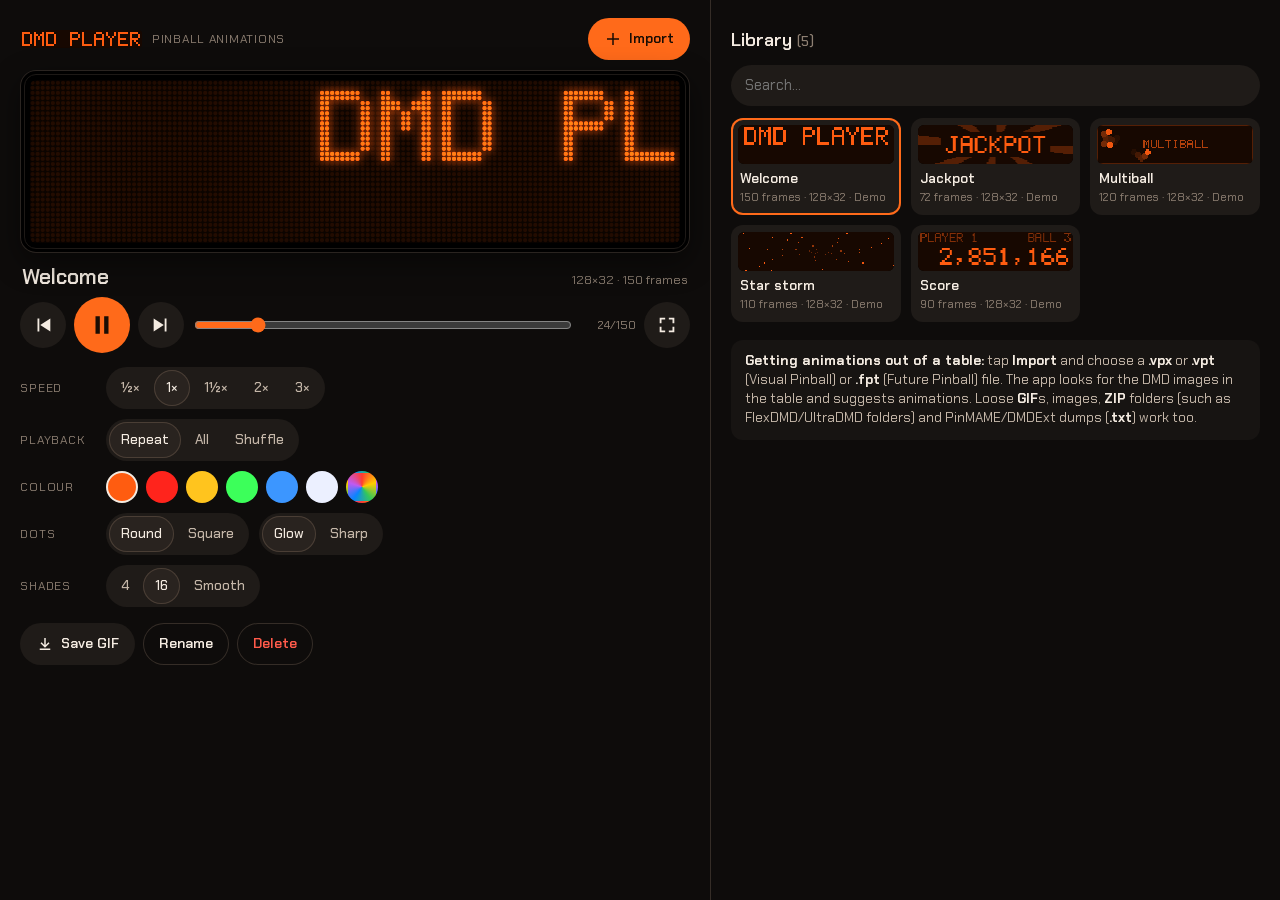
<file: index.html>
<!doctype html>
<html lang="en">
<head>
<meta charset="utf-8">
<meta name="viewport" content="width=device-width, initial-scale=1, viewport-fit=cover">
<meta name="theme-color" content="#0e0c0b">
<title>DMD Player</title>
<link rel="preconnect" href="https://fonts.googleapis.com">
<link rel="stylesheet" href="https://fonts.googleapis.com/css2?family=Chakra+Petch:wght@400;500;600;700&display=swap">
<style>
:root {
  --bg: #0e0c0b; --panel: #171412; --card: #1f1b18; --card-2: #29231f; --line: #352d27;
  --ink: #f4ebe1; --ink-2: #c4b6a8; --ink-3: #8d7f72; --accent: #ff6a1a; --accent-2: #ff9a4d; --danger: #ff5a4a;
  --font: "Chakra Petch", system-ui, sans-serif; --r: 14px;
}
* { box-sizing: border-box; -webkit-tap-highlight-color: transparent; }
html, body { margin: 0; min-height: 100%; background: var(--bg); color: var(--ink); font: 15px/1.4 var(--font); overscroll-behavior: none; }
button, input, select { font: inherit; color: inherit; }
button { cursor: pointer; }
[hidden] { display: none !important; }

#app { display: grid; grid-template-columns: 1fr; gap: 0; min-height: 100vh; padding: env(safe-area-inset-top, 0) env(safe-area-inset-right, 0) env(safe-area-inset-bottom, 0) env(safe-area-inset-left, 0); }
#left { padding: 12px 14px 6px; }
#right { padding: 6px 14px 28px; }
@media (min-width: 900px) and (orientation: landscape) {
  #app { grid-template-columns: minmax(520px, 1.25fr) 1fr; height: 100vh; }
  #left { overflow: auto; padding: 18px 20px; border-right: 1px solid var(--line); }
  #right { overflow: auto; padding: 18px 20px 30px; }
}

header.top { display: flex; align-items: center; justify-content: space-between; gap: 10px; margin-bottom: 10px; }
.brand { display: flex; align-items: center; gap: 10px; }
.brand canvas { width: 116px; height: 29px; display: block; border-radius: 4px; }
.brand span { font-size: 12px; color: var(--ink-3); letter-spacing: .06em; text-transform: uppercase; }

/* the big display */
.cabinet { position: relative; background: #000; border-radius: 16px; padding: 10px; box-shadow: inset 0 0 0 1px #2a2420, 0 10px 30px rgb(0 0 0 / .45); }
.cabinet::before { content: ""; position: absolute; inset: 4px; border-radius: 12px; border: 1px solid #1d1916; pointer-events: none; }
#hero { width: 100%; aspect-ratio: 4 / 1; display: block; border-radius: 6px; touch-action: manipulation; }
.nowrow { display: flex; align-items: baseline; justify-content: space-between; gap: 10px; margin: 12px 2px 8px; }
.nowrow h1 { margin: 0; font-size: 21px; font-weight: 600; line-height: 1.15; overflow-wrap: anywhere; }
.nowrow .meta { font-size: 12.5px; color: var(--ink-3); white-space: nowrap; }

.transport { display: flex; align-items: center; gap: 8px; }
.ib { width: 46px; height: 46px; flex: none; border-radius: 50%; border: 0; background: var(--card); display: grid; place-items: center; }
.ib svg { width: 22px; height: 22px; fill: currentColor; }
.ib.big { width: 56px; height: 56px; background: var(--accent); color: #1a0d04; }
.ib.big svg { width: 26px; height: 26px; }
.ib:active { transform: scale(.96); }
#scrub { flex: 1; min-width: 60px; accent-color: var(--accent); }
.fcount { font-size: 12px; color: var(--ink-3); min-width: 54px; text-align: right; font-variant-numeric: tabular-nums; }

.rows { display: grid; gap: 10px; margin-top: 14px; }
.row { display: flex; align-items: center; gap: 10px; flex-wrap: wrap; }
.row > label { font-size: 12px; text-transform: uppercase; letter-spacing: .07em; color: var(--ink-3); width: 76px; flex: none; }
.seg { display: inline-flex; background: var(--card); border-radius: 999px; padding: 3px; gap: 2px; flex-wrap: wrap; }
.seg button { border: 0; background: none; padding: 7px 12px; border-radius: 999px; font-size: 13.5px; font-weight: 500; color: var(--ink-2); min-height: 36px; }
.seg button.on { background: var(--card-2); color: var(--ink); box-shadow: inset 0 0 0 1px #4a3e35; }
.swatches { display: flex; gap: 8px; flex-wrap: wrap; }
.sw { width: 32px; height: 32px; border-radius: 50%; border: 2px solid transparent; padding: 0; position: relative; }
.sw.on { border-color: var(--ink); }
.sw.kleur { background: conic-gradient(#ff3b30, #ffcc00, #34c759, #0a84ff, #bf5af2, #ff3b30); }
.actions { display: flex; gap: 8px; flex-wrap: wrap; margin-top: 16px; }
.btn { border: 0; border-radius: 999px; padding: 10px 16px; min-height: 42px; background: var(--card); font-weight: 600; font-size: 14px; display: inline-flex; align-items: center; gap: 7px; }
.btn svg { width: 18px; height: 18px; fill: currentColor; }
.btn.main { background: var(--accent); color: #1a0d04; }
.btn.ghost { background: none; box-shadow: inset 0 0 0 1px var(--line); }
.btn.danger { color: var(--danger); }
.btn:disabled { opacity: .45; }

/* library */
.libhead { display: flex; align-items: center; justify-content: space-between; gap: 10px; margin: 10px 0 12px; }
.libhead h2 { margin: 0; font-size: 18px; font-weight: 600; }
.libhead h2 small { color: var(--ink-3); font-weight: 500; font-size: 14px; }
#search { width: 100%; padding: 10px 14px; border-radius: 999px; border: 0; background: var(--card); margin-bottom: 12px; outline: none; }
#search:focus { box-shadow: inset 0 0 0 2px #4a3e35; }
.grid { display: grid; grid-template-columns: repeat(auto-fill, minmax(150px, 1fr)); gap: 10px; }
.tile { background: var(--card); border-radius: 12px; padding: 7px 7px 9px; border: 0; text-align: left; display: block; width: 100%; }
.tile.on { box-shadow: inset 0 0 0 2px var(--accent); }
.tile canvas { width: 100%; aspect-ratio: 4 / 1; display: block; border-radius: 6px; background: #000; }
.tile b { display: block; font-weight: 600; font-size: 13.5px; margin: 6px 2px 0; white-space: nowrap; overflow: hidden; text-overflow: ellipsis; }
.tile span { display: block; font-size: 11.5px; color: var(--ink-3); margin: 1px 2px 0; white-space: nowrap; overflow: hidden; text-overflow: ellipsis; }
.empty { color: var(--ink-3); padding: 18px 4px; }
.tip { margin-top: 18px; padding: 12px 14px; background: var(--panel); border-radius: 12px; color: var(--ink-2); font-size: 13.5px; }
.tip b { color: var(--ink); }

/* sheets */
.sheet { position: fixed; inset: 0; z-index: 40; background: var(--bg); display: flex; flex-direction: column; padding: env(safe-area-inset-top, 0) env(safe-area-inset-right, 0) env(safe-area-inset-bottom, 0) env(safe-area-inset-left, 0); }
.sheet header { display: flex; align-items: center; gap: 10px; padding: 12px 14px; border-bottom: 1px solid var(--line); }
.sheet header h2 { margin: 0; font-size: 18px; font-weight: 600; flex: 1; }
.sheet .body { flex: 1; overflow: auto; padding: 14px; max-width: 980px; width: 100%; margin: 0 auto; }
.sheet footer { display: flex; gap: 8px; justify-content: flex-end; flex-wrap: wrap; padding: 10px 14px; border-top: 1px solid var(--line); background: var(--panel); }
.progress { height: 8px; border-radius: 4px; background: var(--card); overflow: hidden; margin: 10px 0 6px; }
.progress i { display: block; height: 100%; width: 0; background: var(--accent); transition: width .2s; }
.found { display: grid; gap: 8px; }
.sec { margin: 18px 0 8px; font-size: 12px; text-transform: uppercase; letter-spacing: .08em; color: var(--ink-3); display: flex; justify-content: space-between; align-items: center; gap: 8px; }
.sec button { text-transform: none; letter-spacing: 0; font-size: 13px; }
.cand { display: grid; grid-template-columns: 30px minmax(110px, 200px) 1fr; gap: 10px; align-items: center; background: var(--card); border-radius: 12px; padding: 8px 10px; }
.cand input[type=checkbox] { width: 22px; height: 22px; accent-color: var(--accent); }
.cand canvas { width: 100%; aspect-ratio: 4 / 1; display: block; border-radius: 5px; background: #000; }
.cand .nm { min-width: 0; }
.cand .nm input { width: 100%; background: transparent; border: 0; border-bottom: 1px solid var(--line); padding: 3px 0; font-weight: 600; outline: none; }
.cand .nm span { display: block; font-size: 12px; color: var(--ink-3); margin-top: 3px; }
.thumbs { display: grid; grid-template-columns: repeat(auto-fill, minmax(96px, 1fr)); gap: 8px; }
.thumb { position: relative; background: var(--card); border-radius: 10px; padding: 5px; }
.thumb canvas { width: 100%; height: 64px; object-fit: contain; display: block; }
.thumb input { position: absolute; top: 6px; left: 6px; width: 20px; height: 20px; accent-color: var(--accent); }
.thumb span { display: block; font-size: 10.5px; color: var(--ink-3); white-space: nowrap; overflow: hidden; text-overflow: ellipsis; margin-top: 3px; }
.note { color: var(--ink-2); font-size: 13.5px; }
.warn { color: var(--accent-2); font-size: 13px; }
select { background: var(--card); border: 0; border-radius: 999px; padding: 8px 12px; }

/* fullscreen */
body.fs { overflow: hidden; }
body.fs #fsview { display: flex; }
#fsview { position: fixed; inset: 0; z-index: 60; background: #000; display: none; align-items: center; justify-content: center; }
#fscv { width: 100vw; height: 100vh; display: block; }
#fsbar { position: absolute; left: 0; right: 0; bottom: 0; display: flex; justify-content: center; gap: 10px; padding: 14px; background: linear-gradient(transparent, rgb(0 0 0 / .8)); transition: opacity .25s; }
#fsbar.hide { opacity: 0; pointer-events: none; }
#fsname { position: absolute; top: 12px; left: 16px; color: #fff; opacity: .7; font-size: 14px; transition: opacity .25s; }
#fsname.hide { opacity: 0; }

#toast { position: fixed; left: 50%; bottom: calc(22px + env(safe-area-inset-bottom, 0)); transform: translateX(-50%); background: #f4ebe1; color: #1a120c; padding: 10px 16px; border-radius: 999px; font-weight: 600; font-size: 14px; z-index: 90; box-shadow: 0 6px 20px rgb(0 0 0 / .4); max-width: calc(100vw - 32px); }
dialog { background: var(--panel); color: var(--ink); border: 0; border-radius: 16px; padding: 18px; width: min(420px, calc(100vw - 32px)); }
dialog::backdrop { background: rgb(0 0 0 / .6); }
dialog h3 { margin: 0 0 10px; font-size: 18px; }
dialog input[type=text] { width: 100%; padding: 10px 12px; border-radius: 10px; border: 0; background: var(--card); outline: none; }
dialog .actions { justify-content: flex-end; }
</style>
</head>
<body>
<div id="app">
  <section id="left">
    <header class="top">
      <div class="brand"><canvas id="logo" aria-label="DMD Player"></canvas><span>pinball animations</span></div>
      <button class="btn main" id="importBtn"><svg viewBox="0 0 24 24"><path d="M11 4h2v7h7v2h-7v7h-2v-7H4v-2h7z"/></svg>Import</button>
    </header>
    <div class="cabinet"><canvas id="hero" title="Tap for full screen"></canvas></div>
    <div class="nowrow"><h1 id="nowName">…</h1><span class="meta" id="nowMeta"></span></div>
    <div class="transport">
      <button class="ib" id="prevF" aria-label="Previous frame"><svg viewBox="0 0 24 24"><path d="M6 5h2v14H6zM20 5v14L9 12z"/></svg></button>
      <button class="ib big" id="playBtn" aria-label="Play"><svg viewBox="0 0 24 24"><path id="playIcon" d="M7 4l13 8-13 8z"/></svg></button>
      <button class="ib" id="nextF" aria-label="Next frame"><svg viewBox="0 0 24 24"><path d="M16 5h2v14h-2zM4 5v14l11-7z"/></svg></button>
      <input type="range" id="scrub" min="0" max="0" value="0" aria-label="Frame">
      <span class="fcount" id="fcount">0/0</span>
      <button class="ib" id="fsBtn" aria-label="Full screen"><svg viewBox="0 0 24 24"><path d="M4 4h6v2H6v4H4zm10 0h6v6h-2V6h-4zM4 14h2v4h4v2H4zm14 0h2v6h-6v-2h4z"/></svg></button>
    </div>
    <div class="rows">
      <div class="row"><label>Speed</label><div class="seg" id="speedSeg"></div></div>
      <div class="row"><label>Playback</label><div class="seg" id="modeSeg"></div></div>
      <div class="row"><label>Colour</label><div class="swatches" id="tintSw"></div></div>
      <div class="row"><label>Dots</label><div class="seg" id="shapeSeg"></div><div class="seg" id="glowSeg"></div></div>
      <div class="row"><label>Shades</label><div class="seg" id="levelSeg"></div></div>
    </div>
    <div class="actions">
      <button class="btn" id="gifBtn"><svg viewBox="0 0 24 24"><path d="M11 4h2v9.2l3.6-3.6 1.4 1.4-6 6-6-6 1.4-1.4 3.6 3.6zM5 18h14v2H5z"/></svg>Save GIF</button>
      <button class="btn ghost" id="renameBtn">Rename</button>
      <button class="btn ghost danger" id="delBtn">Delete</button>
    </div>
  </section>
  <section id="right">
    <div class="libhead"><h2>Library <small id="libCount"></small></h2></div>
    <input id="search" type="search" placeholder="Search…" autocomplete="off">
    <div class="grid" id="grid"></div>
    <div class="tip"><b>Getting animations out of a table:</b> tap <b>Import</b> and choose a <b>.vpx</b> or <b>.vpt</b> (Visual Pinball) or <b>.fpt</b> (Future Pinball) file. The app looks for the DMD images in the table and suggests animations. Loose <b>GIF</b>s, images, <b>ZIP</b> folders (such as FlexDMD/UltraDMD folders) and PinMAME/DMDExt dumps (<b>.txt</b>) work too.</div>
  </section>
</div>

<div class="sheet" id="importSheet" hidden>
  <header><button class="ib" id="impClose" aria-label="Close"><svg viewBox="0 0 24 24"><path d="M6.4 5 12 10.6 17.6 5 19 6.4 13.4 12 19 17.6 17.6 19 12 13.4 6.4 19 5 17.6 10.6 12 5 6.4z"/></svg></button><h2>Import</h2>
    <select id="gridSel" aria-label="Resolution"><option value="auto">Resolution: automatic</option><option value="128x32">128 × 32</option><option value="192x64">192 × 64</option><option value="256x64">256 × 64</option></select></header>
  <div class="body" id="impBody"></div>
  <footer id="impFoot" hidden>
    <span class="note" id="selInfo" style="margin-right:auto;align-self:center"></span>
    <button class="btn ghost" id="mergeBtn">Merge into one animation</button>
    <button class="btn main" id="saveBtn">Save</button>
  </footer>
</div>

<div id="fsview"><canvas id="fscv"></canvas><div id="fsname"></div>
  <div id="fsbar">
    <button class="ib" id="fsPrev" aria-label="Previous animation"><svg viewBox="0 0 24 24"><path d="M6 5h2v14H6zM20 5v14L9 12z"/></svg></button>
    <button class="ib big" id="fsPlay" aria-label="Play/pause"><svg viewBox="0 0 24 24"><path id="fsPlayIcon" d="M7 4l13 8-13 8z"/></svg></button>
    <button class="ib" id="fsNext" aria-label="Next animation"><svg viewBox="0 0 24 24"><path d="M16 5h2v14h-2zM4 5v14l11-7z"/></svg></button>
    <button class="ib" id="fsExit" aria-label="Close"><svg viewBox="0 0 24 24"><path d="M6.4 5 12 10.6 17.6 5 19 6.4 13.4 12 19 17.6 17.6 19 12 13.4 6.4 19 5 17.6 10.6 12 5 6.4z"/></svg></button>
  </div>
</div>

<dialog id="dlg"><h3 id="dlgTitle"></h3><div id="dlgBody"></div><div class="actions"><button class="btn ghost" id="dlgNo">Cancel</button><button class="btn main" id="dlgYes">OK</button></div></dialog>
<input type="file" id="fileIn" multiple hidden>
<div id="toast" hidden></div>
<script>/* DMD Player: file formats.
   Reads Visual Pinball (.vpx/.vpt) and Future Pinball (.fpt) tables, GIF, TGA, ZIP and PinMAME/DMDExt text dumps,
   and turns what it finds into frames (RGBA) that the player can show.
   Everything works on a "source": { name, size, read(offset, length) -> Promise<Uint8Array> },
   so a table of several hundred MB is read piece by piece instead of all at once. */
"use strict";

const Formats = (() => {
  const td = new TextDecoder("latin1");
  const u16 = (b, o) => b[o] | (b[o + 1] << 8);
  const u32 = (b, o) => (b[o] | (b[o + 1] << 8) | (b[o + 2] << 16) | (b[o + 3] << 24)) >>> 0;
  const str4 = (b, o) => String.fromCharCode(b[o], b[o + 1], b[o + 2], b[o + 3]);

  function fileSource(file) {
    return { name: file.name, size: file.size, read: async (off, len) => new Uint8Array(await file.slice(off, off + len).arrayBuffer()) };
  }
  function bytesSource(name, bytes) {
    return { name, size: bytes.length, read: async (off, len) => bytes.subarray(off, off + len) };
  }

  /* ---------- Compound File Binary (OLE), the container of .vpx, .vpt and .fpt ---------- */
  const CFB_SIG = [0xd0, 0xcf, 0x11, 0xe0, 0xa1, 0xb1, 0x1a, 0xe1];
  const ENDCHAIN = 0xfffffffe, FREESECT = 0xffffffff;

  async function openCFB(src) {
    const h = await src.read(0, 512);
    if (!CFB_SIG.every((v, i) => h[i] === v)) throw new Error("Not an OLE file");
    const shift = u16(h, 0x1e), ssz = 1 << shift, miniShift = u16(h, 0x20);
    const nFat = u32(h, 0x2c), dirStart = u32(h, 0x30), cutoff = u32(h, 0x38);
    const miniFatStart = u32(h, 0x3c), nMiniFat = u32(h, 0x40);
    let difatNext = u32(h, 0x44), nDifat = u32(h, 0x48);
    const off = (s) => (s + 1) * ssz;

    // read a list of sectors, merging neighbours into one read
    async function readSectors(list, total) {
      const out = new Uint8Array(list.length * ssz);
      let i = 0;
      while (i < list.length) {
        let j = i + 1;
        while (j < list.length && list[j] === list[j - 1] + 1 && j - i < 8192) j++;
        const chunk = await src.read(off(list[i]), (j - i) * ssz);
        out.set(chunk, i * ssz);
        i = j;
      }
      return total != null ? out.subarray(0, total) : out;
    }

    // the FAT sector list: 109 entries in the header, the rest in DIFAT sectors
    const fatSecs = [];
    for (let i = 0; i < 109 && fatSecs.length < nFat; i++) fatSecs.push(u32(h, 0x4c + i * 4));
    const per = ssz / 4;
    let guard = 0;
    while (fatSecs.length < nFat && difatNext < ENDCHAIN && nDifat-- > 0 && guard++ < 100000) {
      const d = await src.read(off(difatNext), ssz);
      for (let i = 0; i < per - 1 && fatSecs.length < nFat; i++) fatSecs.push(u32(d, i * 4));
      difatNext = u32(d, (per - 1) * 4);
    }
    const fatBytes = await readSectors(fatSecs);
    const fat = new Uint32Array(fatBytes.buffer, fatBytes.byteOffset, fatBytes.length / 4);
    const chain = (start, table) => {
      const out = [];
      let s = start;
      while (s < ENDCHAIN && s < table.length && out.length <= table.length) { out.push(s); s = table[s]; }
      return out;
    };

    // directory
    const dirBytes = await readSectors(chain(dirStart, fat));
    const entries = [];
    for (let o = 0; o + 128 <= dirBytes.length; o += 128) {
      const nl = u16(dirBytes, o + 64);
      let name = "";
      for (let k = 0; k + 2 < nl && k < 64; k += 2) name += String.fromCharCode(u16(dirBytes, o + k));
      entries.push({ name, type: dirBytes[o + 66], left: u32(dirBytes, o + 68), right: u32(dirBytes, o + 72),
        child: u32(dirBytes, o + 76), start: u32(dirBytes, o + 116), size: u32(dirBytes, o + 120), path: "" });
    }
    const root = entries[0];
    if (!root) throw new Error("Empty directory in OLE file");
    // walk the tree to give every entry its full path
    const seen = new Set();
    const walk = (idx, prefix) => {
      const stack = [idx];
      while (stack.length) {
        const i = stack.pop();
        if (i >= entries.length || seen.has(i)) continue;
        seen.add(i);
        const e = entries[i];
        e.path = prefix ? prefix + "/" + e.name : e.name;
        if (e.left < entries.length) stack.push(e.left);
        if (e.right < entries.length) stack.push(e.right);
        if (e.type === 1 && e.child < entries.length) walk(e.child, e.path);
      }
    };
    seen.add(0);
    if (root.child < entries.length) walk(root.child, "");
    const streams = entries.filter((e) => e.type === 2 && e.path);

    // the mini stream (all streams smaller than the cutoff) is loaded once when first needed
    let mini = null, miniFat = null;
    async function loadMini() {
      if (mini) return;
      const mb = await readSectors(chain(miniFatStart, fat));
      miniFat = new Uint32Array(mb.buffer, mb.byteOffset, mb.length / 4);
      mini = await readSectors(chain(root.start, fat), root.size);
    }
    async function readStream(e) {
      if (e.size === 0) return new Uint8Array(0);
      if (e.size < cutoff && nMiniFat > 0) {
        await loadMini();
        const ms = 1 << miniShift, out = new Uint8Array(e.size);
        let pos = 0;
        for (const s of chain(e.start, miniFat)) {
          const n = Math.min(ms, e.size - pos);
          out.set(mini.subarray(s * ms, s * ms + n), pos);
          pos += n;
          if (pos >= e.size) break;
        }
        return out;
      }
      return readSectors(chain(e.start, fat), e.size);
    }
    return { streams, readStream, find: (p) => streams.find((e) => e.path.toLowerCase() === p.toLowerCase()) };
  }

  /* ---------- LZW as used by GIF and by the BITS records of Visual Pinball ---------- */
  function lzwDecode(data, minCode, expected) {
    const clear = 1 << minCode, eoi = clear + 1;
    const out = new Uint8Array(expected);
    const prefix = new Uint16Array(4096), suffix = new Uint8Array(4096), first = new Uint8Array(4096), len = new Uint16Array(4096);
    for (let i = 0; i < clear; i++) { suffix[i] = i; first[i] = i; len[i] = 1; }
    let size = minCode + 1, mask = (1 << size) - 1, next = eoi + 1, old = -1;
    let bits = 0, acc = 0, op = 0;
    for (let ip = 0; ip < data.length && op < expected;) {
      while (bits < size && ip < data.length) { acc |= data[ip++] << bits; bits += 8; }
      if (bits < size) break;
      const code = acc & mask;
      acc >>>= size; bits -= size;
      if (code === clear) { size = minCode + 1; mask = (1 << size) - 1; next = eoi + 1; old = -1; continue; }
      if (code === eoi) break;
      let c = code, L;
      if (old === -1) {
        if (code >= next) break;
        out[op++] = suffix[code]; old = code; continue;
      }
      if (code < next) {
        L = len[code];
        if (next < 4096) { prefix[next] = old; suffix[next] = first[code]; first[next] = first[old]; len[next] = len[old] + 1; next++; }
      } else if (code === next && next < 4096) {
        prefix[next] = old; suffix[next] = first[old]; first[next] = first[old]; len[next] = len[old] + 1; next++;
        L = len[code];
      } else break;
      // write the string backwards
      let p = op + L - 1;
      if (p >= expected) { // clip
        let skip = p - expected + 1; p = expected - 1;
        while (skip-- > 0) c = prefix[c];
      }
      const end = p;
      while (p >= op) { out[p--] = suffix[c]; c = prefix[c]; }
      op = end + 1;
      old = code;
      if (next > mask && size < 12) { size++; mask = (1 << size) - 1; }
    }
    return op === expected ? out : out.subarray(0, op);
  }

  /* ---------- LZO1X decompression (Future Pinball "zLZO" data) ---------- */
  function lzo1xDecompress(src, outLen) {
    const out = new Uint8Array(outLen);
    let ip = 0, op = 0, t, m;
    const lit = (n) => { if (op + n > outLen || ip + n > src.length) throw new Error("LZO: too much data"); out.set(src.subarray(ip, ip + n), op); op += n; ip += n; };
    const copy = (from, n) => { if (from < 0 || op + n > outLen) throw new Error("LZO: bad back-reference"); for (let k = 0; k < n; k++) out[op++] = out[from++]; };
    const run = (base) => { let n = 0; while (src[ip] === 0) { n += 255; ip++; if (ip >= src.length) throw new Error("LZO: unexpected end"); } return n + base + src[ip++]; };
    let state = 0; // 0: start of a literal run, 1: right after a literal run, 2: match with t set, 3: trailing literals
    if (src[0] > 17) {
      t = src[ip++] - 17;
      if (t < 4) { state = 3; } else { lit(t); state = 1; }
    }
    for (let guard = 0; guard < 1e9; guard++) {
      if (state === 0) {
        t = src[ip++];
        if (t >= 16) { state = 2; continue; }
        if (t === 0) t = run(15);
        lit(t + 3);
        state = 1;
        continue;
      }
      if (state === 1) {
        t = src[ip++];
        if (t >= 16) { state = 2; continue; }
        m = op - 0x801 - (t >> 2) - (src[ip++] << 2);
        copy(m, 3);
        t = src[ip - 2] & 3;
        if (t === 0) { state = 0; continue; }
        state = 3; continue;
      }
      if (state === 2) {
        if (t >= 64) {
          m = op - 1 - ((t >> 2) & 7) - (src[ip++] << 3);
          copy(m, (t >> 5) - 1 + 2);
        } else if (t >= 32) {
          t &= 31;
          if (t === 0) t = run(31);
          m = op - 1 - ((src[ip] >> 2) + (src[ip + 1] << 6));
          ip += 2;
          copy(m, t + 2);
        } else if (t >= 16) {
          m = op - ((t & 8) << 11);
          t &= 7;
          if (t === 0) t = run(7);
          m -= (src[ip] >> 2) + (src[ip + 1] << 6);
          ip += 2;
          if (m === op) return out.subarray(0, op); // end of stream
          m -= 0x4000;
          copy(m, t + 2);
        } else {
          m = op - 1 - (t >> 2) - (src[ip++] << 2);
          copy(m, 2);
        }
        t = src[ip - 2] & 3;
        if (t === 0) { state = 0; continue; }
        state = 3; continue;
      }
      // state 3: 1..3 literals after a match, then the next instruction is always a match
      lit(t);
      t = src[ip++];
      state = 2;
    }
    throw new Error("LZO: no end marker");
  }
  function unpackFP(data) {
    if (data.length > 8 && str4(data, 0) === "zLZO") {
      const n = u32(data, 4);
      if (n > 0 && n < 512 * 1024 * 1024) return lzo1xDecompress(data.subarray(8), n);
    }
    return data;
  }

  /* ---------- image decoding ---------- */
  function sniff(b) {
    if (b.length < 12) return null;
    if (b[0] === 0x89 && b[1] === 0x50 && b[2] === 0x4e && b[3] === 0x47) return "png";
    if (b[0] === 0xff && b[1] === 0xd8 && b[2] === 0xff) return "jpeg";
    if (b[0] === 0x47 && b[1] === 0x49 && b[2] === 0x46 && b[3] === 0x38) return "gif";
    if (b[0] === 0x42 && b[1] === 0x4d) return "bmp";
    if (str4(b, 0) === "RIFF" && str4(b, 8) === "WEBP") return "webp";
    if (str4(b, 0) === "PK\x03\x04") return "zip";
    if (b[0] === 0x00 && b[1] === 0x00 && b[2] === 0x01 && b[3] === 0x00) return "ico";
    return null;
  }

  // TGA (Future Pinball tables often keep their images as Targa)
  function decodeTGA(b) {
    const idLen = b[0], cmType = b[1], type = b[2];
    const cmFirst = u16(b, 3), cmLen = u16(b, 5), cmBits = b[7];
    const w = u16(b, 12), h = u16(b, 14), bpp = b[16], desc = b[17];
    if (![1, 2, 3, 9, 10, 11].includes(type) || !w || !h || w > 8192 || h > 8192) return null;
    if (![8, 15, 16, 24, 32].includes(bpp)) return null;
    let p = 18 + idLen;
    let cmap = null;
    const readPx = (bb, q, bits) => {
      if (bits === 32) return [bb[q + 2], bb[q + 1], bb[q], bb[q + 3]];
      if (bits === 24) return [bb[q + 2], bb[q + 1], bb[q], 255];
      if (bits === 15 || bits === 16) { const v = u16(bb, q); return [((v >> 10) & 31) * 255 / 31 | 0, ((v >> 5) & 31) * 255 / 31 | 0, (v & 31) * 255 / 31 | 0, 255]; }
      return [bb[q], bb[q], bb[q], 255];
    };
    if (cmType === 1) {
      const eb = Math.ceil(cmBits / 8);
      cmap = [];
      for (let i = 0; i < cmLen; i++) cmap[cmFirst + i] = readPx(b, p + i * eb, cmBits);
      p += cmLen * eb;
    }
    const pxBytes = Math.ceil(bpp / 8), n = w * h;
    const raw = new Uint8Array(n * 4);
    const put = (i, q) => {
      let c;
      if (type === 1 || type === 9) c = (cmap && cmap[b[q] | (pxBytes > 1 ? b[q + 1] << 8 : 0)]) || [0, 0, 0, 255];
      else c = readPx(b, q, (type === 3 || type === 11) ? 8 : bpp);
      raw[i * 4] = c[0]; raw[i * 4 + 1] = c[1]; raw[i * 4 + 2] = c[2]; raw[i * 4 + 3] = c[3];
    };
    if (type < 9) {
      if (p + n * pxBytes > b.length) return null;
      for (let i = 0; i < n; i++) put(i, p + i * pxBytes);
    } else {
      let i = 0;
      while (i < n && p < b.length) {
        const hdr = b[p++], cnt = (hdr & 127) + 1;
        if (hdr & 128) { for (let k = 0; k < cnt && i < n; k++) put(i++, p); p += pxBytes; }
        else { for (let k = 0; k < cnt && i < n; k++) { put(i++, p); p += pxBytes; } }
      }
    }
    // alpha: 32-bit files with no alpha bits set are opaque
    if (bpp === 32 && (desc & 15) === 0) for (let i = 3; i < raw.length; i += 4) raw[i] = 255;
    // origin: bit 5 set = top-left, otherwise bottom-left
    const out = new Uint8ClampedArray(n * 4);
    const top = desc & 0x20, right = desc & 0x10;
    for (let y = 0; y < h; y++) {
      const sy = top ? y : h - 1 - y;
      for (let x = 0; x < w; x++) {
        const sx = right ? w - 1 - x : x;
        const s = (sy * w + sx) * 4, d = (y * w + x) * 4;
        out[d] = raw[s]; out[d + 1] = raw[s + 1]; out[d + 2] = raw[s + 2]; out[d + 3] = raw[s + 3];
      }
    }
    return { w, h, data: out };
  }

  // GIF, with every frame composed onto the logical screen
  function decodeGIF(b) {
    if (str4(b, 0) !== "GIF8") return null;
    const W = u16(b, 6), H = u16(b, 8), flags = b[10];
    let p = 13, gct = null;
    const readTable = (n) => { const t = []; for (let i = 0; i < n; i++) t.push([b[p + i * 3], b[p + i * 3 + 1], b[p + i * 3 + 2]]); p += n * 3; return t; };
    if (flags & 0x80) gct = readTable(1 << ((flags & 7) + 1));
    const canvas = new Uint8ClampedArray(W * H * 4);
    const frames = [];
    let delay = 100, trans = -1, disposal = 0;
    while (p < b.length) {
      const blk = b[p++];
      if (blk === 0x3b) break;
      if (blk === 0x21) {
        const label = b[p++];
        if (label === 0xf9 && b[p] >= 4) {
          const pf = b[p + 1];
          disposal = (pf >> 2) & 7;
          delay = u16(b, p + 2) * 10;
          trans = pf & 1 ? b[p + 4] : -1;
        }
        while (p < b.length && b[p] !== 0) p += b[p] + 1;
        p++;
        continue;
      }
      if (blk !== 0x2c) break;
      const fx = u16(b, p), fy = u16(b, p + 2), fw = u16(b, p + 4), fh = u16(b, p + 6), lf = b[p + 8];
      p += 9;
      let table = gct;
      if (lf & 0x80) table = readTable(1 << ((lf & 7) + 1));
      const interlaced = lf & 0x40;
      const minCode = b[p++];
      const parts = [];
      let total = 0;
      while (p < b.length && b[p] !== 0) { parts.push(b.subarray(p + 1, p + 1 + b[p])); total += b[p]; p += b[p] + 1; }
      p++;
      const joined = new Uint8Array(total);
      let q = 0;
      for (const s of parts) { joined.set(s, q); q += s.length; }
      const idx = lzwDecode(joined, minCode, fw * fh);
      const before = disposal === 3 ? canvas.slice() : null;
      const rows = [];
      if (interlaced) { for (const [st, stp] of [[0, 8], [4, 8], [2, 4], [1, 2]]) for (let y = st; y < fh; y += stp) rows.push(y); }
      else for (let y = 0; y < fh; y++) rows.push(y);
      for (let r = 0; r < fh; r++) {
        const y = rows[r] + fy;
        if (y >= H) continue;
        for (let x = 0; x < fw; x++) {
          const k = r * fw + x;
          if (k >= idx.length) break;
          const ci = idx[k];
          if (ci === trans || !table || !table[ci]) continue;
          const X = x + fx;
          if (X >= W) continue;
          const d = (y * W + X) * 4, c = table[ci];
          canvas[d] = c[0]; canvas[d + 1] = c[1]; canvas[d + 2] = c[2]; canvas[d + 3] = 255;
        }
      }
      frames.push({ data: canvas.slice(), delay: delay < 20 ? 100 : delay });
      if (disposal === 2) {
        for (let y = fy; y < Math.min(H, fy + fh); y++) canvas.fill(0, (y * W + fx) * 4, (y * W + Math.min(W, fx + fw)) * 4);
      } else if (disposal === 3 && before) canvas.set(before);
      delay = 100; trans = -1; disposal = 0;
    }
    return frames.length ? { w: W, h: H, frames } : null;
  }

  async function decodeWithBrowser(bytes, type) {
    const blob = new Blob([bytes], { type: "image/" + type });
    const bmp = await createImageBitmap(blob);
    const c = document.createElement("canvas");
    c.width = bmp.width; c.height = bmp.height;
    const ctx = c.getContext("2d", { willReadFrequently: true });
    ctx.drawImage(bmp, 0, 0);
    if (bmp.close) bmp.close();
    return { w: c.width, h: c.height, data: ctx.getImageData(0, 0, c.width, c.height).data };
  }

  // any image bytes -> { w, h, frames: [{data, delay}] } or null
  async function decodeImage(bytes, nameHint) {
    const t = sniff(bytes);
    try {
      if (t === "gif") return decodeGIF(bytes);
      if (t === "png" || t === "jpeg" || t === "bmp" || t === "webp" || t === "ico") {
        const im = await decodeWithBrowser(bytes, t === "jpeg" ? "jpeg" : t === "ico" ? "x-icon" : t);
        return { w: im.w, h: im.h, frames: [{ data: im.data, delay: 0 }] };
      }
      if (!t || /\.tga$/i.test(nameHint || "")) {
        const im = decodeTGA(bytes);
        if (im) return { w: im.w, h: im.h, frames: [{ data: im.data, delay: 0 }] };
      }
    } catch (e) { /* not an image we can read */ }
    return null;
  }

  /* ---------- Visual Pinball images (GameStg/Image<n>, BIFF records) ---------- */
  function parseVPXImage(b) {
    const img = { name: "", path: "", w: 0, h: 0, bytes: null, bgra: null };
    let p = 0;
    const getStr = (q) => td.decode(b.subarray(q + 4, q + 4 + u32(b, q)));
    while (p + 8 <= b.length) {
      const size = u32(b, p), tag = str4(b, p + 4);
      const d = p + 8;
      if (tag === "ENDB") break;
      if (tag === "BITS") {
        // LZW blocks without a length: each block is a length byte plus data, up to the ALTV record
        let q = d;
        while (q < b.length) {
          if (q + 8 <= b.length && str4(b, q + 4) === "ALTV") break;
          const n = b[q];
          q += 1 + n;
          if (n === 0) break;
        }
        img.bitsData = b.subarray(d, q);
        p = q;
        continue;
      }
      if (tag === "JPEG") {
        // a nested PinBinary record list with the original file in DATA
        let q = d, dataLen = 0;
        while (q + 8 <= b.length) {
          const s2 = u32(b, q), t2 = str4(b, q + 4);
          if (t2 === "ENDB") { q += 8; break; }
          if (t2 === "SIZE") { dataLen = u32(b, q + 8); q += 4 + s2; continue; }
          if (t2 === "DATA") { img.bytes = b.subarray(q + 8, q + 8 + dataLen); q += 8 + dataLen; continue; }
          if (t2 === "PATH" && !img.path) img.path = getStr(q + 8);
          q += 4 + s2;
        }
        p = q;
        continue;
      }
      if (tag === "NAME") img.name = getStr(d);
      else if (tag === "PATH") img.path = getStr(d);
      else if (tag === "WDTH") img.w = u32(b, d);
      else if (tag === "HGHT") img.h = u32(b, d);
      p += 4 + size;
    }
    return img;
  }
  async function decodeVPXImage(img) {
    if (img.bytes) return decodeImage(img.bytes, img.path);
    if (img.bitsData && img.w && img.h) {
      const blocks = img.bitsData, parts = [];
      let q = 0, total = 0;
      while (q < blocks.length) { const n = blocks[q]; if (!n) break; parts.push(blocks.subarray(q + 1, q + 1 + n)); total += n; q += 1 + n; }
      const joined = new Uint8Array(total);
      let o = 0;
      for (const s of parts) { joined.set(s, o); o += s.length; }
      const bgra = lzwDecode(joined, 8, img.w * img.h * 4);
      if (bgra.length !== img.w * img.h * 4) return null;
      const rgba = new Uint8ClampedArray(bgra.length);
      let alpha = false;
      for (let i = 0; i < bgra.length; i += 4) { rgba[i] = bgra[i + 2]; rgba[i + 1] = bgra[i + 1]; rgba[i + 2] = bgra[i]; rgba[i + 3] = bgra[i + 3]; if (bgra[i + 3] !== 255) alpha = true; }
      // some old tables store 0 alpha everywhere: treat them as opaque
      if (alpha) { let any = false; for (let i = 3; i < rgba.length; i += 4) if (rgba[i]) { any = true; break; } if (!any) for (let i = 3; i < rgba.length; i += 4) rgba[i] = 255; }
      return { w: img.w, h: img.h, frames: [{ data: rgba, delay: 0 }] };
    }
    return null;
  }

  /* ---------- Future Pinball images (Future Pinball/Image <n>, tagged records) ---------- */
  const FP = { type: 0xa4f1b9d1, name: 0xa4f4d1d7, id: 0xa4f4c4dc, path: 0xa1edd1d5, data: 0xa8edd1e1, dataLen: 0xa4e7c9d2, end: 0xa7fdc4e0 };
  const FP_KNOWN = new Set(Object.values(FP).concat([0x9ef3c6d9, 0xa6e9bee4, 0x95f5cce1, 0x96f3c0d1, 0x95efbbd9]));
  const FP_OLD = 0x15bdecdb; // tables from older Future Pinball versions use tags shifted by this amount
  const fpTag = (t) => (FP_KNOWN.has(t) ? t : (t - FP_OLD) >>> 0);
  function parseFPRecords(b, isList) {
    const r = { name: "", path: "", type: 0, data: null, items: null };
    let p = 0;
    while (p + 8 <= b.length) {
      const len = u32(b, p), tag = fpTag(u32(b, p + 4)), d = p + 8;
      if (tag === FP.end) break;
      if (tag === FP.name || tag === FP.path) {
        const s = td.decode(b.subarray(d + 4, d + 4 + u32(b, d)));
        if (tag === FP.name) r.name = s; else r.path = s;
      } else if (tag === FP.type) r.type = u32(b, d);
      else if (tag === FP.data && isList) {
        // a list of image names; the record length is not reliable here, so count it out
        const n = u32(b, d);
        let q = d + 4;
        r.items = [];
        for (let i = 0; i < n && q + 4 <= b.length; i++) { const l = u32(b, q); r.items.push(td.decode(b.subarray(q + 4, q + 4 + l))); q += 4 + l; }
        p = q;
        continue;
      } else if (tag === FP.data) r.data = b.subarray(d, Math.min(b.length, p + 4 + len));
      if (len < 4) break;
      p += 4 + len;
    }
    return r;
  }

  /* ---------- ZIP (deflate via DecompressionStream) ---------- */
  async function inflateRaw(bytes) {
    const ds = new DecompressionStream("deflate-raw");
    const buf = await new Response(new Blob([bytes]).stream().pipeThrough(ds)).arrayBuffer();
    return new Uint8Array(buf);
  }
  async function readZip(src) {
    const tailLen = Math.min(src.size, 66000);
    const tail = await src.read(src.size - tailLen, tailLen);
    let e = -1;
    for (let i = tail.length - 22; i >= 0; i--) if (u32(tail, i) === 0x06054b50) { e = i; break; }
    if (e < 0) throw new Error("Broken ZIP");
    const n = u16(tail, e + 10), cdSize = u32(tail, e + 12), cdOff = u32(tail, e + 16);
    const cd = await src.read(cdOff, cdSize);
    const files = [];
    for (let p = 0, i = 0; i < n && p + 46 <= cd.length; i++) {
      const method = u16(cd, p + 10), csize = u32(cd, p + 20), usize = u32(cd, p + 24);
      const nl = u16(cd, p + 28), xl = u16(cd, p + 30), cl = u16(cd, p + 32), lho = u32(cd, p + 42);
      const name = new TextDecoder().decode(cd.subarray(p + 46, p + 46 + nl));
      p += 46 + nl + xl + cl;
      if (name.endsWith("/")) continue;
      files.push({ name, size: usize, async bytes() {
        const lh = await src.read(lho, 30);
        const start = lho + 30 + u16(lh, 26) + u16(lh, 28);
        const raw = await src.read(start, csize);
        if (method === 0) return raw;
        if (method === 8) return inflateRaw(raw);
        throw new Error("Unknown ZIP compression");
      } });
    }
    return files;
  }

  /* ---------- PinMAME / DMDExt text dumps ---------- */
  function parseDump(text) {
    const lines = text.split(/\r?\n/);
    const frames = [];
    let cur = null, maxV = 0;
    for (const raw of lines) {
      const l = raw.trim();
      if (/^0x[0-9a-f]+$/i.test(l)) { cur = { t: parseInt(l, 16), rows: [] }; frames.push(cur); continue; }
      if (/^[0-9a-f]{16,}$/i.test(l)) {
        if (!cur) { cur = { t: frames.length * 40, rows: [] }; frames.push(cur); }
        cur.rows.push(l);
        for (const ch of l) { const v = parseInt(ch, 16); if (v > maxV) maxV = v; }
      } else if (l === "" && cur && cur.rows.length) cur = null;
    }
    const good = frames.filter((f) => f.rows.length);
    if (!good.length) return null;
    const w = good[0].rows[0].length, h = good[0].rows.length;
    const top = maxV <= 3 ? 3 : 15;
    const out = [];
    good.forEach((f, i) => {
      if (f.rows.length !== h) return;
      const d = new Uint8ClampedArray(w * h * 4);
      for (let y = 0; y < h; y++) for (let x = 0; x < w; x++) {
        const v = Math.round(parseInt(f.rows[y][x] || "0", 16) * 255 / top), k = (y * w + x) * 4;
        d[k] = d[k + 1] = d[k + 2] = v; d[k + 3] = 255;
      }
      const next = good[i + 1];
      const dl = next ? next.t - f.t : 0;
      out.push({ data: d, delay: dl > 0 && dl < 5000 ? dl : 40 });
    });
    return out.length ? { w, h, frames: out } : null;
  }

  /* ---------- grouping images into animations ---------- */
  const DMD_SIZES = [[128, 32], [192, 64], [256, 64], [128, 16], [160, 32], [192, 32]];
  function dmdLike(w, h) {
    if (!w || !h) return false;
    if (DMD_SIZES.some(([a, b]) => w % a === 0 && h % b === 0 && w / a === h / b && w / a <= 8)) return true;
    const r = w / h;
    return r >= 2.9 && r <= 6.1 && h <= 512;
  }
  function splitName(name) {
    const base = name.replace(/\.[a-z0-9]{2,4}$/i, "");
    const m = base.match(/^(.*?)[\s_\-.#(]*(\d+)\)?$/);
    if (!m || !m[1]) return null;
    return { key: m[1].toLowerCase(), label: m[1].replace(/[\s_\-.]+$/, ""), num: parseInt(m[2], 10) };
  }

  /* Reads one source (file or zip entry) and reports items through onItem(item):
     item = { kind: "image", name, w, h, frames, origin } or { kind: "list", name, items: [names], origin } */
  async function scan(src, onItem, onProgress, depth = 0, origin0 = null) {
    const head = await src.read(0, Math.min(src.size, 64));
    const lower = src.name.toLowerCase();
    if (CFB_SIG.every((v, i) => head[i] === v)) {
      const cfb = await openCFB(src);
      const isFP = cfb.streams.some((s) => /^Future Pinball\//i.test(s.path));
      const imgs = cfb.streams.filter((s) => isFP ? /\/Image \d+$/i.test(s.path) : /^GameStg\/Image\d+$/i.test(s.path));
      const lists = isFP ? cfb.streams.filter((s) => /\/ImageList \d+$/i.test(s.path)) : [];
      const num = (s) => parseInt(s.path.match(/(\d+)$/)[1], 10);
      imgs.sort((a, b) => num(a) - num(b));
      const origin = origin0 || src.name;
      for (let i = 0; i < imgs.length; i++) {
        onProgress && onProgress(i, imgs.length, src.name);
        try {
          const raw = await cfb.readStream(imgs[i]);
          let name, dec = null;
          if (isFP) {
            const r = parseFPRecords(raw, false);
            name = r.name || "Image " + num(imgs[i]);
            if (r.data) {
              const data = unpackFP(r.data);
              dec = await decodeImage(data, r.path || name);
            }
          } else {
            const im = parseVPXImage(raw);
            name = im.name || "Image" + num(imgs[i]);
            dec = await decodeVPXImage(im);
          }
          if (dec) onItem({ kind: "image", name, w: dec.w, h: dec.h, frames: dec.frames, origin });
          else onItem({ kind: "skip", name, origin });
        } catch (e) { onItem({ kind: "skip", name: imgs[i].path, origin, error: String(e.message || e) }); }
        if (i % 8 === 7) await new Promise((r) => setTimeout(r, 0));
      }
      for (const l of lists) {
        try {
          const r = parseFPRecords(await cfb.readStream(l), true);
          if (r.items && r.items.length) onItem({ kind: "list", name: r.name || "List", items: r.items, origin });
        } catch (e) { /* skip */ }
      }
      onProgress && onProgress(imgs.length, imgs.length, src.name);
      return { table: isFP ? "fp" : "vp", images: imgs.length, lists: lists.length };
    }
    if (str4(head, 0) === "PK\x03\x04" && depth < 2) {
      const files = await readZip(src);
      let n = 0;
      for (const f of files) {
        if (!/\.(vpx|vpt|fpt|gif|png|jpe?g|bmp|tga|webp|txt|zip)$/i.test(f.name)) continue;
        n++;
        onProgress && onProgress(n, files.length, f.name);
        const dir = f.name.includes("/") ? f.name.replace(/\/[^/]*$/, "") : "";
        try { await scan(bytesSource(f.name, await f.bytes()), (it) => { if (dir) it.folder = dir.replace(/^.*\//, ""); onItem(it); }, onProgress, depth + 1, src.name + ":" + dir); } catch (e) { onItem({ kind: "skip", name: f.name, origin: src.name }); }
      }
      return { table: "zip", images: n };
    }
    if (/\.txt$/i.test(lower) || /^0x[0-9a-f]+\s/i.test(td.decode(head))) {
      const text = new TextDecoder().decode(await src.read(0, src.size));
      const d = parseDump(text);
      if (d) onItem({ kind: "image", name: src.name.replace(/^.*\//, "").replace(/\.txt$/i, ""), w: d.w, h: d.h, frames: d.frames, origin: origin0 || src.name, dump: true });
      else onItem({ kind: "skip", name: src.name, origin: src.name });
      return { table: "txt" };
    }
    const bytes = await src.read(0, src.size);
    const dec = await decodeImage(bytes, src.name);
    if (dec) onItem({ kind: "image", name: src.name.replace(/^.*\//, ""), w: dec.w, h: dec.h, frames: dec.frames, origin: origin0 || src.name });
    else onItem({ kind: "skip", name: src.name, origin: src.name });
    return { table: "file" };
  }

  /* Turns scanned items into suggested animations.
     Returns { anims: [{name, items:[image items], reason}], singles: [items], others: [items] } */
  function group(items) {
    const images = items.filter((i) => i.kind === "image");
    const byName = new Map();
    for (const im of images) byName.set(im.origin + "|" + im.name.toLowerCase(), im);
    const used = new Set();
    const anims = [];
    // 1. Future Pinball image lists
    for (const l of items.filter((i) => i.kind === "list")) {
      const frames = l.items.map((n) => byName.get(l.origin + "|" + n.toLowerCase())).filter(Boolean);
      if (frames.length >= 2) { anims.push({ name: l.name, items: frames, reason: "Image list from the table" }); frames.forEach((f) => used.add(f)); }
    }
    // 2. animated GIFs and dumps
    for (const im of images) if (!used.has(im) && im.frames.length > 1) { anims.push({ name: im.name.replace(/\.gif$/i, ""), items: [im], reason: im.dump ? "DMD dump" : "Animated GIF" }); used.add(im); }
    // 3. numbered names of the same size
    const buckets = new Map();
    for (const im of images) {
      if (used.has(im)) continue;
      const s = splitName(im.name);
      if (!s) continue;
      const k = im.origin + "|" + s.key + "|" + im.w + "x" + im.h;
      const generic = /^(frame|frames|img|image|pic|dmd|anim|animation|f|)$/i.test(s.label.trim());
      if (!buckets.has(k)) buckets.set(k, { label: generic && im.folder ? im.folder : s.label || im.folder || "Animation", list: [] });
      buckets.get(k).list.push({ im, num: s.num });
    }
    for (const b of buckets.values()) {
      if (b.list.length < 2) continue;
      b.list.sort((a, c) => a.num - c.num);
      anims.push({ name: b.label, items: b.list.map((x) => x.im), reason: "Numbered images" });
      b.list.forEach((x) => used.add(x.im));
    }
    const rest = images.filter((im) => !used.has(im));
    const singles = rest.filter((im) => dmdLike(im.w, im.h));
    const others = rest.filter((im) => !dmdLike(im.w, im.h));
    // DMD-shaped animations first
    anims.sort((a, b) => (dmdLike(b.items[0].w, b.items[0].h) - dmdLike(a.items[0].w, a.items[0].h)) || b.items.length - a.items.length);
    return { anims, singles, others };
  }

  return { fileSource, bytesSource, openCFB, lzwDecode, lzo1xDecompress, unpackFP, decodeGIF, decodeTGA, decodeImage, parseVPXImage, decodeVPXImage, parseFPRecords, readZip, parseDump, scan, group, dmdLike, splitName, DMD_SIZES, sniff };
})();
if (typeof module !== "undefined") module.exports = Formats;
</script>
<script>/* DMD Player: the dot-matrix renderer, resampling, a small pixel font, demo animations, GIF export and frame storage. */
"use strict";

const DMD = (() => {
  const TINTS = {
    oranje: { label: "Orange", rgb: [255, 92, 16] },
    rood: { label: "Red", rgb: [255, 36, 28] },
    geel: { label: "Yellow", rgb: [255, 196, 30] },
    groen: { label: "Green", rgb: [60, 255, 90] },
    blauw: { label: "Blue", rgb: [60, 150, 255] },
    wit: { label: "White", rgb: [236, 240, 255] },
    kleur: { label: "Original", rgb: null },
  };
  const SIZES = [[128, 32], [192, 64], [256, 64]];

  /* ---------- resampling any image onto the dot grid ---------- */
  // fit: "contain" (letterbox) or "cover" (crop)
  function toGrid(src, gw, gh, fit) {
    const { w: sw, h: sh, data } = src;
    const out = new Uint8ClampedArray(gw * gh * 4);
    for (let i = 3; i < out.length; i += 4) out[i] = 255;
    if (sw === gw && sh === gh) {
      for (let i = 0; i < out.length; i += 4) { const a = data[i + 3] / 255; out[i] = data[i] * a; out[i + 1] = data[i + 1] * a; out[i + 2] = data[i + 2] * a; }
      return out;
    }
    const s = fit === "cover" ? Math.max(gw / sw, gh / sh) : Math.min(gw / sw, gh / sh);
    const tw = sw * s, th = sh * s, ox = (gw - tw) / 2, oy = (gh - th) / 2;
    for (let y = 0; y < gh; y++) {
      const sy0 = (y - oy) / s, sy1 = (y + 1 - oy) / s;
      if (sy1 <= 0 || sy0 >= sh) continue;
      for (let x = 0; x < gw; x++) {
        const sx0 = (x - ox) / s, sx1 = (x + 1 - ox) / s;
        if (sx1 <= 0 || sx0 >= sw) continue;
        let r = 0, g = 0, b = 0, wsum = 0;
        const ya = Math.max(0, Math.floor(sy0)), yb = Math.min(sh, Math.ceil(sy1));
        const xa = Math.max(0, Math.floor(sx0)), xb = Math.min(sw, Math.ceil(sx1));
        // with big sources sample a sub-grid instead of every pixel
        const stepY = Math.max(1, Math.floor((yb - ya) / 6)), stepX = Math.max(1, Math.floor((xb - xa) / 6));
        for (let yy = ya; yy < yb; yy += stepY) {
          const wy = Math.min(yy + 1, sy1) - Math.max(yy, sy0);
          if (wy <= 0) continue;
          for (let xx = xa; xx < xb; xx += stepX) {
            const wx = Math.min(xx + 1, sx1) - Math.max(xx, sx0);
            if (wx <= 0) continue;
            const k = (yy * sw + xx) * 4, a = data[k + 3] / 255, wgt = wx * wy;
            r += data[k] * a * wgt; g += data[k + 1] * a * wgt; b += data[k + 2] * a * wgt; wsum += wgt;
          }
        }
        // the part of a dot outside the picture counts as black
        const cover = (Math.min(sx1, sw) - Math.max(sx0, 0)) * (Math.min(sy1, sh) - Math.max(sy0, 0)) / ((sx1 - sx0) * (sy1 - sy0));
        if (wsum > 0) { const k = (y * gw + x) * 4, f = cover / wsum; out[k] = r * f; out[k + 1] = g * f; out[k + 2] = b * f; }
      }
    }
    return out;
  }
  // a good grid for a picture of w x h
  function gridFor(w, h) {
    for (const [a, b] of SIZES) if (w === a && h === b) return [a, b];
    for (const [a, b] of SIZES) if (w % a === 0 && h % b === 0 && w / a === h / b) return [a, b];
    const r = w / h;
    if (r >= 3.5) return [128, 32];
    if (r >= 2.5) return [192, 64];
    return [128, 32];
  }

  /* ---------- renderer ---------- */
  class Renderer {
    constructor(canvas, opts = {}) {
      this.cv = canvas;
      this.ctx = canvas.getContext("2d");
      this.small = document.createElement("canvas");
      this.sctx = this.small.getContext("2d");
      this.style = Object.assign({ tint: "oranje", shape: "rond", glow: true, levels: 16, unlit: 0.09 }, opts);
      this.gw = 0; this.gh = 0; this.mask = null; this.maskKey = "";
      this.fixed = opts.fixedSize || null; // {w,h} for exports
    }
    setGrid(gw, gh) {
      if (gw === this.gw && gh === this.gh) return;
      this.gw = gw; this.gh = gh;
      this.small.width = gw; this.small.height = gh;
      this.img = this.sctx.createImageData(gw, gh);
      this.mask = null;
    }
    setStyle(s) { Object.assign(this.style, s); this.mask = null; }
    fitCanvas() {
      if (this.fixed) { this.cv.width = this.fixed.w; this.cv.height = this.fixed.h; return; }
      const r = this.cv.getBoundingClientRect(), dpr = Math.min(window.devicePixelRatio || 1, 3);
      const W = Math.max(1, Math.round(r.width * dpr)), H = Math.max(1, Math.round(r.height * dpr));
      if (this.cv.width !== W || this.cv.height !== H) { this.cv.width = W; this.cv.height = H; this.mask = null; }
    }
    layout() {
      const W = this.cv.width, H = this.cv.height;
      const p = Math.min(W / this.gw, H / this.gh);
      return { p, ox: (W - p * this.gw) / 2, oy: (H - p * this.gh) / 2, W, H };
    }
    buildMask() {
      const { p, ox, oy, W, H } = this.layout();
      const key = [W, H, this.gw, this.gh, this.style.shape].join();
      if (this.mask && this.maskKey === key) return;
      const m = this.mask || document.createElement("canvas");
      m.width = W; m.height = H;
      const c = m.getContext("2d");
      c.globalCompositeOperation = "source-over";
      c.clearRect(0, 0, W, H);
      c.fillStyle = "#000";
      c.fillRect(0, 0, W, H);
      c.globalCompositeOperation = "destination-out";
      c.fillStyle = "#000";
      if (p < 2.2) { // too small for gaps: show plain pixels
        c.fillRect(ox, oy, p * this.gw, p * this.gh);
      } else if (this.style.shape === "vierkant") {
        const g = Math.max(1, p * 0.16);
        for (let y = 0; y < this.gh; y++) for (let x = 0; x < this.gw; x++) c.fillRect(ox + x * p + g / 2, oy + y * p + g / 2, p - g, p - g);
      } else {
        const rad = p * 0.42;
        c.beginPath();
        for (let y = 0; y < this.gh; y++) for (let x = 0; x < this.gw; x++) {
          const cx = ox + (x + 0.5) * p, cy = oy + (y + 0.5) * p;
          c.moveTo(cx + rad, cy);
          c.arc(cx, cy, rad, 0, Math.PI * 2);
        }
        c.fill();
      }
      this.mask = m; this.maskKey = key;
    }
    // frame: RGBA at grid size
    draw(frame) {
      if (!this.gw) return;
      this.fitCanvas();
      const st = this.style, d = this.img.data, tint = TINTS[st.tint] ? TINTS[st.tint].rgb : TINTS.oranje.rgb;
      const lv = st.levels > 1 && st.levels < 256 ? st.levels - 1 : 0, un = st.unlit;
      if (frame) {
        for (let i = 0; i < d.length; i += 4) {
          let r = frame[i], g = frame[i + 1], b = frame[i + 2];
          if (tint) {
            let L = (0.299 * r + 0.587 * g + 0.114 * b) / 255;
            L = Math.min(1, L * 1.08);
            if (lv) L = Math.round(L * lv) / lv;
            const f = un + (1 - un) * L;
            d[i] = tint[0] * f; d[i + 1] = tint[1] * f; d[i + 2] = tint[2] * f;
          } else {
            if (lv) { r = Math.round(r / 255 * lv) / lv * 255; g = Math.round(g / 255 * lv) / lv * 255; b = Math.round(b / 255 * lv) / lv * 255; }
            const base = 255 * un * 0.55;
            d[i] = Math.max(r, base); d[i + 1] = Math.max(g, base); d[i + 2] = Math.max(b, base);
          }
          d[i + 3] = 255;
        }
      } else {
        const f = tint ? un : un * 0.55;
        for (let i = 0; i < d.length; i += 4) { d[i] = (tint ? tint[0] : 255) * f; d[i + 1] = (tint ? tint[1] : 255) * f; d[i + 2] = (tint ? tint[2] : 255) * f; d[i + 3] = 255; }
      }
      this.sctx.putImageData(this.img, 0, 0);
      const { p, ox, oy, W, H } = this.layout(), ctx = this.ctx;
      ctx.save();
      ctx.globalCompositeOperation = "source-over";
      ctx.globalAlpha = 1;
      ctx.fillStyle = "#000";
      ctx.fillRect(0, 0, W, H);
      ctx.imageSmoothingEnabled = false;
      ctx.drawImage(this.small, ox, oy, p * this.gw, p * this.gh);
      this.buildMask();
      ctx.drawImage(this.mask, 0, 0);
      if (st.glow && p >= 2.2 && frame) {
        ctx.globalCompositeOperation = "lighter";
        ctx.globalAlpha = 0.55;
        ctx.imageSmoothingEnabled = true;
        ctx.filter = "blur(" + Math.max(1, p * 0.9).toFixed(1) + "px)";
        ctx.drawImage(this.small, ox, oy, p * this.gw, p * this.gh);
        ctx.filter = "none";
      }
      ctx.restore();
    }
  }

  /* ---------- a 5x7 pixel font ---------- */
  const GLYPHS = {
    A: ["01110", "10001", "10001", "11111", "10001", "10001", "10001"], B: ["11110", "10001", "10001", "11110", "10001", "10001", "11110"],
    C: ["01110", "10001", "10000", "10000", "10000", "10001", "01110"], D: ["11110", "10001", "10001", "10001", "10001", "10001", "11110"],
    E: ["11111", "10000", "10000", "11110", "10000", "10000", "11111"], F: ["11111", "10000", "10000", "11110", "10000", "10000", "10000"],
    G: ["01110", "10001", "10000", "10111", "10001", "10001", "01111"], H: ["10001", "10001", "10001", "11111", "10001", "10001", "10001"],
    I: ["01110", "00100", "00100", "00100", "00100", "00100", "01110"], J: ["00111", "00010", "00010", "00010", "00010", "10010", "01100"],
    K: ["10001", "10010", "10100", "11000", "10100", "10010", "10001"], L: ["10000", "10000", "10000", "10000", "10000", "10000", "11111"],
    M: ["10001", "11011", "10101", "10101", "10001", "10001", "10001"], N: ["10001", "10001", "11001", "10101", "10011", "10001", "10001"],
    O: ["01110", "10001", "10001", "10001", "10001", "10001", "01110"], P: ["11110", "10001", "10001", "11110", "10000", "10000", "10000"],
    Q: ["01110", "10001", "10001", "10001", "10101", "10010", "01101"], R: ["11110", "10001", "10001", "11110", "10100", "10010", "10001"],
    S: ["01111", "10000", "10000", "01110", "00001", "00001", "11110"], T: ["11111", "00100", "00100", "00100", "00100", "00100", "00100"],
    U: ["10001", "10001", "10001", "10001", "10001", "10001", "01110"], V: ["10001", "10001", "10001", "10001", "10001", "01010", "00100"],
    W: ["10001", "10001", "10001", "10101", "10101", "10101", "01010"], X: ["10001", "10001", "01010", "00100", "01010", "10001", "10001"],
    Y: ["10001", "10001", "01010", "00100", "00100", "00100", "00100"], Z: ["11111", "00001", "00010", "00100", "01000", "10000", "11111"],
    0: ["01110", "10001", "10011", "10101", "11001", "10001", "01110"], 1: ["00100", "01100", "00100", "00100", "00100", "00100", "01110"],
    2: ["01110", "10001", "00001", "00010", "00100", "01000", "11111"], 3: ["11111", "00010", "00100", "00010", "00001", "10001", "01110"],
    4: ["00010", "00110", "01010", "10010", "11111", "00010", "00010"], 5: ["11111", "10000", "11110", "00001", "00001", "10001", "01110"],
    6: ["00110", "01000", "10000", "11110", "10001", "10001", "01110"], 7: ["11111", "00001", "00010", "00100", "01000", "01000", "01000"],
    8: ["01110", "10001", "10001", "01110", "10001", "10001", "01110"], 9: ["01110", "10001", "10001", "01111", "00001", "00010", "01100"],
    " ": ["00000", "00000", "00000", "00000", "00000", "00000", "00000"], "!": ["00100", "00100", "00100", "00100", "00100", "00000", "00100"],
    ".": ["00000", "00000", "00000", "00000", "00000", "01100", "01100"], ",": ["00000", "00000", "00000", "00000", "01100", "00100", "01000"],
    "-": ["00000", "00000", "00000", "11111", "00000", "00000", "00000"], ":": ["00000", "01100", "01100", "00000", "01100", "01100", "00000"],
    "?": ["01110", "10001", "00001", "00010", "00100", "00000", "00100"], "'": ["00100", "00100", "01000", "00000", "00000", "00000", "00000"],
    "×": ["00000", "10001", "01010", "00100", "01010", "10001", "00000"],
  };
  const textWidth = (s, scale = 1) => s.length ? (s.length * 6 - 1) * scale : 0;
  // draws text into a gray buffer (Float32Array w*h, 0..1)
  function drawText(buf, w, h, s, x0, y0, scale = 1, v = 1) {
    let x = Math.round(x0);
    for (const ch of s.toUpperCase()) {
      const g = GLYPHS[ch] || GLYPHS["?"];
      for (let gy = 0; gy < 7; gy++) for (let gx = 0; gx < 5; gx++) {
        if (g[gy][gx] !== "1") continue;
        for (let sy = 0; sy < scale; sy++) for (let sx = 0; sx < scale; sx++) {
          const px = x + gx * scale + sx, py = Math.round(y0) + gy * scale + sy;
          if (px >= 0 && px < w && py >= 0 && py < h) buf[py * w + px] = Math.max(buf[py * w + px], v);
        }
      }
      x += 6 * scale;
    }
  }
  const grayToRGBA = (buf) => { const o = new Uint8ClampedArray(buf.length * 4); for (let i = 0; i < buf.length; i++) { const v = Math.max(0, Math.min(1, buf[i])) * 255; o[i * 4] = o[i * 4 + 1] = o[i * 4 + 2] = v; o[i * 4 + 3] = 255; } return o; };

  /* ---------- demo animations (made here, so the library is never empty) ---------- */
  function demos() {
    const W = 128, H = 32, out = [];
    const make = (name, n, fn, delay = 40) => {
      const frames = [];
      for (let i = 0; i < n; i++) { const b = new Float32Array(W * H); fn(b, i, n); frames.push(grayToRGBA(b)); }
      out.push({ name, w: W, h: H, frames, delays: frames.map(() => delay), source: "Demo" });
    };
    make("Welcome", 150, (b, i) => {
      const t1 = "DMD PLAYER", w1 = textWidth(t1, 2);
      const x = i < 40 ? W - (W - (W - w1) / 2) * (i / 40) : (W - w1) / 2;
      drawText(b, W, H, t1, x, 2, 2, 1);
      if (i > 50) {
        const t2 = "LOAD YOUR TABLES", w2 = textWidth(t2);
        const vis = Math.min(t2.length, Math.floor((i - 50) / 3));
        drawText(b, W, H, t2.slice(0, vis), (W - w2) / 2, 22, 1, 0.55);
      }
      if (i > 120 && i % 8 < 4) for (let k = 0; k < W; k++) { b[k] = 0.3; b[(H - 1) * W + k] = 0.3; }
    });
    make("Jackpot", 72, (b, i) => {
      const cx = W / 2, cy = H / 2, a0 = i * 0.06;
      for (let y = 0; y < H; y++) for (let x = 0; x < W; x++) {
        const a = Math.atan2((y - cy) * 2, x - cx) + a0;
        const ray = Math.cos(a * 8) > 0.6 ? 0.22 : 0;
        b[y * W + x] = ray;
      }
      const t = "JACKPOT", w = textWidth(t, 2);
      for (let y = 6; y < 26; y++) for (let x = (W - w) / 2 - 4; x < (W + w) / 2 + 4; x++) b[y * W + (x | 0)] = 0;
      drawText(b, W, H, t, (W - w) / 2, 9, 2, i % 12 < 8 ? 1 : 0.35);
    }, 45);
    make("Multiball", 120, (b, i) => {
      for (let k = 0; k < W; k++) { b[k] = 0.25; b[(H - 1) * W + k] = 0.25; }
      for (let k = 0; k < H; k++) { b[k * W] = 0.25; b[k * W + W - 1] = 0.25; }
      const balls = [[3.1, 1.7, 0], [2.3, 2.1, 1.4], [3.7, 1.3, 2.9]];
      for (const [vx, vy, ph] of balls) for (let tr = 4; tr >= 0; tr--) {
        const t = (i - tr * 1.2) + ph * 20;
        const px = 4 + Math.abs(((t * vx) % (2 * (W - 9))) - (W - 9));
        const py = 4 + Math.abs(((t * vy) % (2 * (H - 9))) - (H - 9));
        const v = tr ? 0.5 - tr * 0.1 : 1;
        for (let y = -2; y <= 2; y++) for (let x = -2; x <= 2; x++) if (x * x + y * y <= 5) {
          const X = Math.round(px + x), Y = Math.round(py + y);
          if (X > 0 && X < W - 1 && Y > 0 && Y < H - 1) b[Y * W + X] = Math.max(b[Y * W + X], v * (x === -1 && y === -1 && !tr ? 1 : 0.85));
        }
      }
      if (i < 30 || i % 20 < 12) drawText(b, W, H, "MULTIBALL", (W - textWidth("MULTIBALL")) / 2, 12, 1, 0.6);
    }, 35);
    make("Star storm", 110, (b, i) => {
      for (let s = 0; s < 70; s++) {
        const ang = s * 2.399, sp = 0.6 + (s % 7) * 0.15;
        const r = ((i * sp + s * 13) % 70);
        const x = W / 2 + Math.cos(ang) * r * 1.6, y = H / 2 + Math.sin(ang) * r * 0.45;
        const X = Math.round(x), Y = Math.round(y);
        if (X >= 0 && X < W && Y >= 0 && Y < H) b[Y * W + X] = Math.min(1, 0.25 + r / 50);
      }
      if (i > 45) {
        const t = "BONUS ×5", w = textWidth(t, 2), sc = i < 60 ? (i - 45) / 15 : 1;
        if (sc >= 1) drawText(b, W, H, t, (W - w) / 2, 9, 2, 1);
        else drawText(b, W, H, t, (W - textWidth(t)) / 2, 12, 1, sc);
      }
    }, 40);
    make("Score", 90, (b, i) => {
      const score = Math.floor(Math.min(1, i / 60) ** 0.6 * 4321560);
      const s = score.toLocaleString("en-US");
      drawText(b, W, H, "PLAYER 1", 2, 1, 1, 0.45);
      drawText(b, W, H, "BALL 3", W - textWidth("BALL 3") - 2, 1, 1, 0.45);
      drawText(b, W, H, s, W - textWidth(s, 2) - 4, 13, 2, i > 60 && i % 10 < 5 ? 0.5 : 1);
    }, 40);
    return out;
  }

  /* ---------- GIF encoder ---------- */
  function quantize(frames) {
    // reduce colour precision until at most 255 colours remain (index 255 is spare)
    for (let bits = 8; bits >= 3; bits--) {
      const sh = 8 - bits, map = new Map();
      let over = false;
      outer: for (const f of frames) for (let i = 0; i < f.length; i += 4) {
        const k = ((f[i] >> sh) << 16) | ((f[i + 1] >> sh) << 8) | (f[i + 2] >> sh);
        if (!map.has(k)) { map.set(k, map.size); if (map.size > 255) { over = true; break outer; } }
      }
      if (!over) {
        const pal = [], fill = (v) => sh ? Math.min(255, (v << sh) | ((1 << sh) - 1) * (v ? 1 : 0)) : v;
        for (const k of map.keys()) pal.push([fill(k >> 16), fill((k >> 8) & 255), fill(k & 255)]);
        const idx = frames.map((f) => { const o = new Uint8Array(f.length / 4); for (let i = 0, j = 0; i < f.length; i += 4, j++) o[j] = map.get(((f[i] >> sh) << 16) | ((f[i + 1] >> sh) << 8) | (f[i + 2] >> sh)); return o; });
        return { pal, idx };
      }
    }
    return null;
  }
  function lzwEncode(idx, minCode, out) {
    const clear = 1 << minCode, eoi = clear + 1;
    let size = minCode + 1, next = eoi + 1, dict = new Map();
    let acc = 0, nb = 0;
    const bytes = [];
    const emit = (c) => { acc |= c << nb; nb += size; while (nb >= 8) { bytes.push(acc & 255); acc >>>= 8; nb -= 8; } };
    emit(clear);
    let w = idx[0];
    for (let i = 1; i < idx.length; i++) {
      const c = idx[i], key = (w << 8) | c;
      const hit = dict.get(key);
      if (hit !== undefined) { w = hit; continue; }
      emit(w);
      if (next < 4096) { dict.set(key, next++); if (next > (1 << size) && size < 12) size++; }
      else { emit(clear); dict = new Map(); size = minCode + 1; next = eoi + 1; }
      w = c;
    }
    emit(w); emit(eoi);
    if (nb > 0) bytes.push(acc & 255);
    out.push(minCode);
    for (let i = 0; i < bytes.length; i += 255) { const n = Math.min(255, bytes.length - i); out.push(n); for (let k = 0; k < n; k++) out.push(bytes[i + k]); }
    out.push(0);
  }
  function encodeGIF(frames, w, h, delays) {
    const q = quantize(frames);
    if (!q) throw new Error("Te veel kleuren");
    let bits = 1;
    while ((1 << bits) < Math.max(2, q.pal.length)) bits++;
    const out = [];
    const push16 = (v) => out.push(v & 255, (v >> 8) & 255);
    for (const c of "GIF89a") out.push(c.charCodeAt(0));
    push16(w); push16(h);
    out.push(0x80 | ((bits - 1) << 4) | (bits - 1), 0, 0);
    for (let i = 0; i < (1 << bits); i++) { const c = q.pal[i] || [0, 0, 0]; out.push(c[0], c[1], c[2]); }
    out.push(0x21, 0xff, 11); for (const c of "NETSCAPE2.0") out.push(c.charCodeAt(0)); out.push(3, 1, 0, 0, 0);
    q.idx.forEach((ix, n) => {
      out.push(0x21, 0xf9, 4, 0x04); push16(Math.max(2, Math.round((delays[n] || 40) / 10))); out.push(0, 0);
      out.push(0x2c); push16(0); push16(0); push16(w); push16(h); out.push(0);
      lzwEncode(ix, Math.max(2, bits), out);
    });
    out.push(0x3b);
    return new Uint8Array(out);
  }

  /* ---------- frame storage: all frames in one gzip-compressed buffer ---------- */
  async function pack(frames) {
    const n = frames.reduce((s, f) => s + f.length, 0), all = new Uint8Array(n);
    let o = 0;
    for (const f of frames) { all.set(f, o); o += f.length; }
    try {
      const cs = new CompressionStream("gzip");
      return { gz: true, buf: await new Response(new Blob([all]).stream().pipeThrough(cs)).arrayBuffer() };
    } catch (e) { return { gz: false, buf: all.buffer }; }
  }
  async function unpack(p, w, h) {
    let buf = p.buf;
    if (p.gz) buf = await new Response(new Blob([buf]).stream().pipeThrough(new DecompressionStream("gzip"))).arrayBuffer();
    const all = new Uint8ClampedArray(buf), sz = w * h * 4, out = [];
    for (let o = 0; o + sz <= all.length; o += sz) out.push(all.subarray(o, o + sz));
    return out;
  }

  return { TINTS, SIZES, toGrid, gridFor, Renderer, drawText, textWidth, demos, encodeGIF, quantize, pack, unpack };
})();
</script>
<script>/* DMD Player: the app (library, player, import, export). */
"use strict";

const $ = (s) => document.querySelector(s);
const el = (tag, attrs = {}, ...kids) => {
  const e = document.createElement(tag);
  for (const [k, v] of Object.entries(attrs)) {
    if (k === "class") e.className = v; else if (k.startsWith("on")) e.addEventListener(k.slice(2), v);
    else if (v === true) e.setAttribute(k, ""); else if (v !== false && v != null) e.setAttribute(k, v);
  }
  for (const k of kids.flat()) if (k != null) e.append(k.nodeType ? k : document.createTextNode(k));
  return e;
};
const nf = new Intl.NumberFormat("en-GB");
const sleep = (ms) => new Promise((r) => setTimeout(r, ms));
const Bridge = window.DMDApp || null; // set by the Android app

/* ---------- settings ---------- */
const SETTINGS_KEY = "dmd-speler-settings";
const settings = Object.assign({ tint: "oranje", shape: "rond", glow: true, levels: 16, speed: 1, mode: "herhaal", current: null }, (() => {
  try { return JSON.parse(localStorage.getItem(SETTINGS_KEY)) || {}; } catch (e) { return {}; }
})());
const saveSettings = () => { try { localStorage.setItem(SETTINGS_KEY, JSON.stringify(settings)); } catch (e) { /* private mode */ } };
const styleOf = () => ({ tint: settings.tint, shape: settings.shape, glow: settings.glow, levels: settings.levels });

/* ---------- storage (IndexedDB, with a memory fallback) ---------- */
const Store = (() => {
  let db = null;
  const mem = { meta: new Map(), frames: new Map() };
  const open = () => new Promise((res) => {
    try {
      const r = indexedDB.open("dmd-speler", 1);
      r.onupgradeneeded = () => { r.result.createObjectStore("meta", { keyPath: "id" }); r.result.createObjectStore("frames", { keyPath: "id" }); };
      r.onsuccess = () => { db = r.result; res(true); };
      r.onerror = () => res(false);
    } catch (e) { res(false); }
  });
  const tx = (store, mode, fn) => new Promise((res, rej) => {
    const t = db.transaction(store, mode), s = t.objectStore(store);
    const r = fn(s);
    t.oncomplete = () => res(r && r.result);
    t.onerror = () => rej(t.error);
    t.onabort = () => rej(t.error || new Error("Storage full?"));
  });
  return {
    open,
    get persistent() { return !!db; },
    async all() { if (!db) return [...mem.meta.values()]; return tx("meta", "readonly", (s) => s.getAll()); },
    async put(meta, packed) {
      if (!db) { mem.meta.set(meta.id, meta); mem.frames.set(meta.id, packed); return; }
      await tx("frames", "readwrite", (s) => s.put({ id: meta.id, ...packed }));
      await tx("meta", "readwrite", (s) => s.put(meta));
    },
    async putMeta(meta) { if (!db) { mem.meta.set(meta.id, meta); return; } await tx("meta", "readwrite", (s) => s.put(meta)); },
    async frames(id) { if (!db) return mem.frames.get(id); return tx("frames", "readonly", (s) => s.get(id)); },
    async del(id) { if (!db) { mem.meta.delete(id); mem.frames.delete(id); return; } await tx("meta", "readwrite", (s) => s.delete(id)); await tx("frames", "readwrite", (s) => s.delete(id)); },
  };
})();

/* ---------- library ---------- */
let lib = [];
const cache = new Map(); // id -> frames (most recent last)
async function loadFrames(m) {
  if (cache.has(m.id)) { const f = cache.get(m.id); cache.delete(m.id); cache.set(m.id, f); return f; }
  const p = await Store.frames(m.id);
  const f = p ? await DMD.unpack(p, m.w, m.h) : [];
  cache.set(m.id, f);
  while (cache.size > 4) cache.delete(cache.keys().next().value);
  return f;
}
const newId = () => Date.now().toString(36) + Math.random().toString(36).slice(2, 7);
async function addAnimation({ name, w, h, frames, delays, source }) {
  const meta = { id: newId(), name, w, h, n: frames.length, delays, source: source || "", created: Date.now(), poster: frames[Math.floor(frames.length / 3)].slice().buffer };
  await Store.put(meta, await DMD.pack(frames));
  lib.push(meta);
  cache.set(meta.id, frames);
  return meta;
}
function sortLib() { lib.sort((a, b) => b.created - a.created); }

/* ---------- player ---------- */
const hero = new DMD.Renderer($("#hero"), styleOf());
const fsR = new DMD.Renderer($("#fscv"), styleOf());
const P = { meta: null, frames: [], i: 0, playing: true, acc: 0, last: 0, played: 0 };

async function select(id, { play = true } = {}) {
  const m = lib.find((x) => x.id === id) || lib[0];
  if (!m) { P.meta = null; P.frames = []; showNow(); drawNow(); return; }
  P.meta = m; P.frames = await loadFrames(m); P.i = 0; P.acc = 0; P.played = 0;
  if (play) P.playing = true;
  settings.current = m.id; saveSettings();
  hero.setGrid(m.w, m.h); fsR.setGrid(m.w, m.h);
  $("#hero").style.aspectRatio = m.w + " / " + m.h;
  showNow(); drawNow(); markTiles();
}
function showNow() {
  const m = P.meta;
  $("#nowName").textContent = m ? m.name : "No animations yet";
  $("#nowMeta").textContent = m ? `${m.w}×${m.h} · ${m.n} ${m.n === 1 ? "frame" : "frames"}` : "";
  $("#fsname").textContent = m ? m.name : "";
  $("#scrub").max = Math.max(0, P.frames.length - 1);
  for (const b of ["#gifBtn", "#renameBtn", "#delBtn"]) $(b).disabled = !m;
  setPlayIcon();
}
function setPlayIcon() {
  const d = P.playing ? "M6 4h4v16H6zm8 0h4v16h-4z" : "M7 4l13 8-13 8z";
  $("#playIcon").setAttribute("d", d); $("#fsPlayIcon").setAttribute("d", d);
  $("#playBtn").setAttribute("aria-label", P.playing ? "Pause" : "Play");
}
function drawNow() {
  const f = P.frames[P.i] || null;
  if (document.body.classList.contains("fs")) fsR.draw(f); else hero.draw(f);
  $("#scrub").value = P.i;
  $("#fcount").textContent = P.frames.length ? `${P.i + 1}/${P.frames.length}` : "0/0";
}
function delayOf(i) { const d = P.meta && P.meta.delays ? P.meta.delays[i] : 66; return (d > 0 ? d : 66) / settings.speed; }
function step(dir) {
  if (!P.frames.length) return;
  P.i = (P.i + dir + P.frames.length) % P.frames.length;
  drawNow();
}
function loop(t) {
  requestAnimationFrame(loop);
  const dt = Math.min(250, t - (P.last || t));
  P.last = t;
  if (P.playing && P.frames.length > 1) {
    P.acc += dt; P.played += dt;
    let moved = false;
    while (P.acc >= delayOf(P.i)) {
      P.acc -= delayOf(P.i);
      P.i++;
      moved = true;
      if (P.i >= P.frames.length) {
        P.i = 0;
        if (settings.mode !== "herhaal" && P.played > 4000 && lib.length > 1) { nextAnim(settings.mode === "shuffle" ? 0 : 1); return; }
      }
    }
    if (moved) drawNow();
  } else if (P.playing && P.frames.length === 1 && settings.mode !== "herhaal" && lib.length > 1) {
    P.played += dt;
    if (P.played > 4000) nextAnim(settings.mode === "shuffle" ? 0 : 1);
  }
  animateCands(dt);
}
function visibleLib() {
  const q = $("#search").value.trim().toLowerCase();
  return q ? lib.filter((m) => m.name.toLowerCase().includes(q)) : lib;
}
function nextAnim(dir) {
  const list = lib;
  if (!list.length) return;
  let k = list.findIndex((m) => m === P.meta);
  if (dir === 0) { let r; do { r = Math.floor(Math.random() * list.length); } while (list.length > 1 && r === k); k = r; }
  else k = (k + dir + list.length) % list.length;
  select(list[k].id);
}

/* ---------- controls ---------- */
function seg(id, options, get, set) {
  const box = $(id);
  box.replaceChildren();
  for (const [v, label] of options) {
    box.append(el("button", { class: get() === v ? "on" : "", onclick: () => { set(v); saveSettings(); seg(id, options, get, set); } }, label));
  }
}
function applyStyle() {
  hero.setStyle(styleOf()); fsR.setStyle(styleOf());
  drawNow(); drawTiles(); logo();
}
function buildControls() {
  seg("#speedSeg", [[0.5, "½×"], [1, "1×"], [1.5, "1½×"], [2, "2×"], [3, "3×"]], () => settings.speed, (v) => { settings.speed = v; });
  seg("#modeSeg", [["herhaal", "Repeat"], ["volgende", "All"], ["shuffle", "Shuffle"]], () => settings.mode, (v) => { settings.mode = v; P.played = 0; });
  seg("#shapeSeg", [["rond", "Round"], ["vierkant", "Square"]], () => settings.shape, (v) => { settings.shape = v; applyStyle(); });
  seg("#glowSeg", [[true, "Glow"], [false, "Sharp"]], () => settings.glow, (v) => { settings.glow = v; applyStyle(); });
  seg("#levelSeg", [[4, "4"], [16, "16"], [256, "Smooth"]], () => settings.levels, (v) => { settings.levels = v; applyStyle(); });
  const sw = $("#tintSw");
  sw.replaceChildren();
  for (const [k, t] of Object.entries(DMD.TINTS)) {
    const b = el("button", { class: "sw " + (k === "kleur" ? "kleur " : "") + (settings.tint === k ? "on" : ""), title: t.label, "aria-label": t.label,
      onclick: () => { settings.tint = k; saveSettings(); buildControls(); applyStyle(); } });
    if (t.rgb) b.style.background = `rgb(${t.rgb.join(",")})`;
    sw.append(b);
  }
}
$("#playBtn").onclick = $("#fsPlay").onclick = () => { P.playing = !P.playing; setPlayIcon(); };
$("#prevF").onclick = () => { P.playing = false; setPlayIcon(); step(-1); };
$("#nextF").onclick = () => { P.playing = false; setPlayIcon(); step(1); };
$("#scrub").oninput = (e) => { P.playing = false; setPlayIcon(); P.i = +e.target.value; drawNow(); };
$("#search").oninput = () => renderGrid();

/* ---------- library grid ---------- */
const tileR = new Map(); // id -> renderer
function renderGrid() {
  const grid = $("#grid");
  grid.replaceChildren();
  tileR.clear();
  const list = visibleLib();
  $("#libCount").textContent = lib.length ? "(" + lib.length + ")" : "";
  if (!list.length) { grid.append(el("div", { class: "empty" }, lib.length ? "Nothing found." : "The library is empty. Import a table or a GIF.")); return; }
  for (const m of list) {
    const cv = el("canvas");
    const t = el("button", { class: "tile" + (P.meta && P.meta.id === m.id ? " on" : ""), "data-id": m.id, onclick: () => select(m.id) },
      cv, el("b", {}, m.name), el("span", {}, `${m.n} ${m.n === 1 ? "frame" : "frames"} · ${m.w}×${m.h}${m.source ? " · " + m.source : ""}`));
    grid.append(t);
    const r = new DMD.Renderer(cv, styleOf());
    r.setGrid(m.w, m.h);
    cv.style.aspectRatio = m.w + " / " + m.h;
    tileR.set(m.id, { r, m });
  }
  requestAnimationFrame(drawTiles);
}
function drawTiles() {
  for (const { r, m } of tileR.values()) { r.setStyle(styleOf()); r.draw(new Uint8ClampedArray(m.poster)); }
}
function markTiles() { document.querySelectorAll(".tile").forEach((t) => t.classList.toggle("on", !!P.meta && t.dataset.id === P.meta.id)); }

/* logo: "DMD PLAYER" on its own little display */
const logoR = new DMD.Renderer($("#logo"), { glow: true, levels: 16 });
function logo() {
  const w = 61, h = 9, buf = new Float32Array(w * h);
  DMD.drawText(buf, w, h, "DMD PLAYER", 1, 1, 1, 1);
  const f = new Uint8ClampedArray(w * h * 4);
  for (let i = 0; i < buf.length; i++) { f[i * 4] = f[i * 4 + 1] = f[i * 4 + 2] = buf[i] * 255; f[i * 4 + 3] = 255; }
  logoR.setGrid(w, h);
  logoR.setStyle({ tint: settings.tint === "kleur" ? "oranje" : settings.tint, shape: settings.shape });
  $("#logo").style.width = "122px"; $("#logo").style.height = "18px";
  logoR.draw(f);
}

/* ---------- dialogs and toast ---------- */
function ask(title, body, yes = "OK", withInput = null) {
  return new Promise((res) => {
    const d = $("#dlg");
    $("#dlgTitle").textContent = title;
    const b = $("#dlgBody");
    b.replaceChildren();
    let inp = null;
    if (body) b.append(el("p", { class: "note" }, body));
    if (withInput != null) { inp = el("input", { type: "text", value: withInput }); b.append(inp); }
    $("#dlgYes").textContent = yes;
    const done = (v) => { d.close(); $("#dlgYes").onclick = $("#dlgNo").onclick = null; res(v); };
    $("#dlgYes").onclick = () => done(inp ? inp.value.trim() || null : true);
    $("#dlgNo").onclick = () => done(null);
    d.oncancel = (e) => { e.preventDefault(); done(null); };
    d.showModal();
    if (inp) { inp.focus(); inp.select(); inp.onkeydown = (e) => { if (e.key === "Enter") $("#dlgYes").click(); }; }
  });
}
let toastT = 0;
function toast(msg, ms = 2600) {
  const t = $("#toast");
  t.textContent = msg; t.hidden = false;
  clearTimeout(toastT);
  toastT = setTimeout(() => (t.hidden = true), ms);
}

$("#renameBtn").onclick = async () => {
  if (!P.meta) return;
  const v = await ask("Rename", null, "Save", P.meta.name);
  if (!v) return;
  P.meta.name = v;
  await Store.putMeta(P.meta);
  showNow(); renderGrid();
};
$("#delBtn").onclick = async () => {
  if (!P.meta) return;
  if (!(await ask("Delete?", `“${P.meta.name}” will be removed from the library.`, "Delete"))) return;
  const k = lib.indexOf(P.meta);
  await Store.del(P.meta.id);
  cache.delete(P.meta.id);
  lib.splice(k, 1);
  renderGrid();
  await select(lib[Math.min(k, lib.length - 1)] ? lib[Math.min(k, lib.length - 1)].id : null);
};

/* ---------- GIF export ---------- */
function toBase64(bytes) {
  let s = "";
  for (let i = 0; i < bytes.length; i += 0x8000) s += String.fromCharCode.apply(null, bytes.subarray(i, i + 0x8000));
  return btoa(s);
}
function saveBytes(name, mime, bytes) {
  if (Bridge && Bridge.saveFile) { Bridge.saveFile(name, mime, toBase64(bytes)); return; }
  const a = el("a", { href: URL.createObjectURL(new Blob([bytes], { type: mime })), download: name });
  document.body.append(a); a.click(); a.remove();
  setTimeout(() => URL.revokeObjectURL(a.href), 5000);
  toast("Saved as " + name);
}
window.onSaved = (ok) => toast(ok ? "GIF saved" : "Not saved");
$("#gifBtn").onclick = async () => {
  const m = P.meta;
  if (!m) return;
  $("#gifBtn").disabled = true;
  toast("Making GIF…", 20000);
  await sleep(30);
  try {
    const p = Math.max(2, Math.min(6, Math.floor(768 / m.w)));
    const cv = document.createElement("canvas");
    const r = new DMD.Renderer(cv, Object.assign(styleOf(), { glow: false, fixedSize: { w: m.w * p, h: m.h * p } }));
    r.setGrid(m.w, m.h);
    const ctx = cv.getContext("2d", { willReadFrequently: true });
    const frames = P.frames.slice(0, 600).map((f) => { r.draw(f); return ctx.getImageData(0, 0, cv.width, cv.height).data; });
    const delays = P.frames.slice(0, 600).map((_, i) => (m.delays[i] > 0 ? m.delays[i] : 66) / settings.speed);
    const gif = DMD.encodeGIF(frames, cv.width, cv.height, delays);
    saveBytes(m.name.replace(/[^\w\- ]+/g, "").trim().replace(/\s+/g, "_") + ".gif", "image/gif", gif);
  } catch (e) { toast("Could not make the GIF: " + e.message); }
  $("#gifBtn").disabled = false;
};

/* ---------- fullscreen ---------- */
let barT = 0;
function showBar() {
  $("#fsbar").classList.remove("hide"); $("#fsname").classList.remove("hide");
  clearTimeout(barT);
  barT = setTimeout(() => { $("#fsbar").classList.add("hide"); $("#fsname").classList.add("hide"); }, 2800);
}
function enterFS() {
  if (!P.meta) return;
  document.body.classList.add("fs");
  if (Bridge && Bridge.setFullscreen) Bridge.setFullscreen(true);
  else {
    const d = document.documentElement;
    if (d.requestFullscreen) d.requestFullscreen().then(() => screen.orientation && screen.orientation.lock && screen.orientation.lock("landscape").catch(() => {})).catch(() => {});
  }
  fsR.mask = null;
  setTimeout(() => { fsR.mask = null; drawNow(); }, 250);
  drawNow(); showBar();
}
function exitFS() {
  document.body.classList.remove("fs");
  if (Bridge && Bridge.setFullscreen) Bridge.setFullscreen(false);
  else if (document.fullscreenElement) document.exitFullscreen().catch(() => {});
  setTimeout(() => { hero.mask = null; drawNow(); drawTiles(); }, 250);
  drawNow();
}
$("#fsBtn").onclick = enterFS;
$("#hero").onclick = enterFS;
$("#fsExit").onclick = exitFS;
$("#fsPrev").onclick = (e) => { e.stopPropagation(); nextAnim(-1); showBar(); };
$("#fsNext").onclick = (e) => { e.stopPropagation(); nextAnim(1); showBar(); };
$("#fsview").onclick = (e) => { if (e.target === $("#fscv")) showBar(); };
document.addEventListener("fullscreenchange", () => { if (!document.fullscreenElement && document.body.classList.contains("fs") && !Bridge) exitFS(); });
let swipeX = null;
$("#fscv").addEventListener("touchstart", (e) => { swipeX = e.touches[0].clientX; }, { passive: true });
$("#fscv").addEventListener("touchend", (e) => {
  if (swipeX == null) return;
  const dx = e.changedTouches[0].clientX - swipeX;
  swipeX = null;
  if (Math.abs(dx) > 60) nextAnim(dx < 0 ? 1 : -1);
});
window.addEventListener("resize", () => { hero.mask = null; fsR.mask = null; drawNow(); drawTiles(); });
document.addEventListener("keydown", (e) => {
  if (e.target.tagName === "INPUT" || $("#dlg").open) return;
  if (e.key === " ") { e.preventDefault(); $("#playBtn").click(); }
  else if (e.key === "ArrowRight") nextAnim(1);
  else if (e.key === "ArrowLeft") nextAnim(-1);
  else if (e.key === "f") document.body.classList.contains("fs") ? exitFS() : enterFS();
  else if (e.key === "Escape" && document.body.classList.contains("fs")) exitFS();
});

/* ---------- import ---------- */
const MAX_DMD_W = 1024, MAX_OTHER = 256;
let imp = null; // { items, groups, cands: [...], previews: [...] }

// shrink big pictures right away so a table with hundreds of textures fits in memory
function shrinkItem(it) {
  const dmd = Formats.dmdLike(it.w, it.h);
  const lim = dmd ? MAX_DMD_W : MAX_OTHER;
  const s = Math.min(1, lim / Math.max(it.w, it.h));
  if (s >= 1) return it;
  const w = Math.max(1, Math.round(it.w * s)), h = Math.max(1, Math.round(it.h * s));
  it.frames = it.frames.map((f) => ({ data: DMD.toGrid({ w: it.w, h: it.h, data: f.data }, w, h, "contain"), delay: f.delay }));
  it.origW = it.w; it.origH = it.h; it.w = w; it.h = h;
  return it;
}
function gridChoice(w, h) {
  const v = $("#gridSel").value;
  if (v !== "auto") return v.split("x").map(Number);
  return DMD.gridFor(w, h);
}
// all frames (with delays) of a candidate, resampled to its grid
function candFrames(c) {
  const key = $("#gridSel").value;
  if (c.cacheKey === key) return c.cache;
  const first = c.items[0];
  const [gw, gh] = gridChoice(first.origW || first.w, first.origH || first.h);
  const fit = Formats.dmdLike(first.w, first.h) ? "contain" : "cover";
  const frames = [], delays = [];
  for (const it of c.items) for (const f of it.frames) {
    frames.push(DMD.toGrid({ w: it.w, h: it.h, data: f.data }, gw, gh, fit));
    delays.push(f.delay > 0 ? f.delay : 66);
  }
  c.cache = { gw, gh, frames, delays }; c.cacheKey = key;
  return c.cache;
}

async function startImport(files) {
  if (!files.length) return;
  $("#importSheet").hidden = false;
  $("#impFoot").hidden = true;
  const body = $("#impBody");
  const bar = el("i");
  const status = el("p", { class: "note" }, "Reading files…");
  body.replaceChildren(el("p", {}, files.length === 1 ? files[0].name : files.length + " files"), el("div", { class: "progress" }, bar), status);
  imp = { items: [], cands: [], previews: [], summary: [] };
  let skipped = 0;
  for (let k = 0; k < files.length; k++) {
    const f = files[k];
    try {
      const res = await Formats.scan(Formats.fileSource(f), (it) => {
        if (it.kind === "image") imp.items.push(shrinkItem(it));
        else if (it.kind === "list") imp.items.push(it);
        else skipped++;
      }, (i, n, name) => {
        bar.style.width = (((k + (n ? i / n : 1)) / files.length) * 100).toFixed(1) + "%";
        status.textContent = `${name}: ${i} of ${n}`;
      });
      if (res.table === "vp" || res.table === "fp") imp.summary.push(`${f.name}: ${res.images} images in the table${res.lists ? ", " + res.lists + (res.lists === 1 ? " image list" : " image lists") : ""}.`);
    } catch (e) {
      imp.summary.push(`${f.name}: could not be read (${e.message || e}).`);
    }
    await sleep(0);
  }
  bar.style.width = "100%";
  showResults(skipped);
}

function showResults(skipped) {
  const g = Formats.group(imp.items);
  const body = $("#impBody");
  body.replaceChildren();
  imp.cands = []; imp.previews = [];
  for (const s of imp.summary) body.append(el("p", { class: "note" }, s));
  if (skipped) body.append(el("p", { class: "warn" }, `${skipped} ${skipped === 1 ? "item" : "items"} could not be read as an image and ${skipped === 1 ? "was" : "were"} skipped.`));
  const total = g.anims.length + g.singles.length + g.others.length;
  if (!total) {
    body.append(el("div", { class: "tip" }, el("b", {}, "No images found. "),
      "Many Visual Pinball recreations of real machines get their DMD from a PinMAME ROM; those animations are not in the table file. Tables that use FlexDMD or UltraDMD often keep their animations in a separate folder next to the table: put that folder in a ZIP and import it."));
    return;
  }
  const row = (c, checked) => {
    const cv = el("canvas");
    const cb = el("input", { type: "checkbox", checked, onchange: updateSel, "aria-label": "Select" });
    const name = el("input", { type: "text", value: c.name, "aria-label": "Name", oninput: (e) => (c.name = e.target.value) });
    const frames = c.items.reduce((s, it) => s + it.frames.length, 0), first = c.items[0];
    const meta = el("span", {}, `${frames} ${frames === 1 ? "frame" : "frames"} · ${first.origW || first.w}×${first.origH || first.h}${c.reason ? " · " + c.reason : ""}`);
    c.cb = cb;
    const r = new DMD.Renderer(cv, styleOf());
    imp.previews.push({ c, r, i: 0, acc: 0 });
    return el("div", { class: "cand" }, cb, cv, el("div", { class: "nm" }, name, meta));
  };
  if (g.anims.length) {
    body.append(el("div", { class: "sec" }, `Animations (${g.anims.length})`));
    const box = el("div", { class: "found" });
    for (const a of g.anims) { const c = { name: a.name, items: a.items, reason: a.reason, kind: "anim" }; imp.cands.push(c); box.append(row(c, Formats.dmdLike(a.items[0].w, a.items[0].h))); }
    body.append(box);
  }
  if (g.singles.length) {
    const box = el("div", { class: "found" });
    const cs = g.singles.map((im) => ({ name: im.name.replace(/\.[a-z]{3,4}$/i, ""), items: [im], reason: "", kind: "single" }));
    body.append(el("div", { class: "sec" }, `Single DMD images (${cs.length})`,
      el("button", { class: "btn ghost", onclick: () => { const on = !cs.every((c) => c.cb.checked); cs.forEach((c) => (c.cb.checked = on)); updateSel(); } }, "Toggle all")));
    for (const c of cs) { imp.cands.push(c); box.append(row(c, false)); }
    body.append(box);
  }
  if (g.others.length) {
    const det = el("details", {}, el("summary", { class: "sec", style: "cursor:pointer" }, `Other images (${g.others.length}) — playfield, backglass, textures…`));
    const box = el("div", { class: "thumbs" });
    for (const im of g.others) {
      const c = { name: im.name.replace(/\.[a-z]{3,4}$/i, ""), items: [im], reason: "", kind: "other" };
      imp.cands.push(c);
      const cv = el("canvas", { width: im.w, height: im.h });
      cv.getContext("2d").putImageData(new ImageData(new Uint8ClampedArray(im.frames[0].data), im.w, im.h), 0, 0);
      c.cb = el("input", { type: "checkbox", onchange: updateSel, "aria-label": c.name });
      box.append(el("label", { class: "thumb" }, cv, c.cb, el("span", {}, `${c.name} · ${im.origW || im.w}×${im.origH || im.h}`)));
    }
    det.append(box, el("p", { class: "note" }, "Pick images here to view them as a DMD image or to merge them into an animation."));
    body.append(det);
  }
  $("#impFoot").hidden = false;
  updateSel();
}
function updateSel() {
  if (!imp) return;
  const sel = imp.cands.filter((c) => c.cb && c.cb.checked);
  $("#selInfo").textContent = sel.length ? `${sel.length} selected` : "Nothing selected";
  $("#saveBtn").textContent = sel.length > 1 ? `Save (${sel.length})` : "Save";
  $("#saveBtn").disabled = !sel.length;
  $("#mergeBtn").disabled = sel.length < 2;
}
function animateCands(dt) {
  if (!imp || $("#importSheet").hidden) return;
  for (const p of imp.previews) {
    const cf = candFrames(p.c);
    if (p.r.gw !== cf.gw || p.r.gh !== cf.gh) { p.r.setGrid(cf.gw, cf.gh); p.r.cv.style.aspectRatio = cf.gw + " / " + cf.gh; p.i = 0; p.drawn = false; }
    p.acc += dt;
    let moved = !p.drawn;
    if (cf.frames.length > 1) while (p.acc >= cf.delays[p.i] / settings.speed) { p.acc -= cf.delays[p.i] / settings.speed; p.i = (p.i + 1) % cf.frames.length; moved = true; }
    if (moved) { p.r.draw(cf.frames[p.i]); p.drawn = true; }
  }
}
$("#gridSel").onchange = () => { if (imp) imp.previews.forEach((p) => (p.drawn = false)); };
async function saveCands(merge) {
  const sel = imp.cands.filter((c) => c.cb && c.cb.checked);
  if (!sel.length) return;
  const made = [];
  if (merge) {
    const name = await ask("Merge", `${sel.length} items become one animation, in the order of the list.`, "Merge", sel[0].name);
    if (!name) return;
    const first = candFrames(sel[0]);
    const frames = [], delays = [];
    for (const c of sel) {
      const fit = Formats.dmdLike(c.items[0].w, c.items[0].h) ? "contain" : "cover";
      for (const it of c.items) for (const f of it.frames) { frames.push(DMD.toGrid({ w: it.w, h: it.h, data: f.data }, first.gw, first.gh, fit)); delays.push(f.delay > 0 ? f.delay : 66); }
    }
    made.push(await addAnimation({ name, w: first.gw, h: first.gh, frames, delays, source: sel[0].items[0].origin }));
  } else {
    for (const c of sel) {
      const cf = candFrames(c);
      made.push(await addAnimation({ name: c.name.trim() || "Animation", w: cf.gw, h: cf.gh, frames: cf.frames, delays: cf.delays, source: c.items[0].origin }));
    }
  }
  closeImport();
  sortLib(); renderGrid();
  await select(made[0].id);
  toast(made.length === 1 ? `“${made[0].name}” saved` : `${made.length} animations saved`);
}
$("#saveBtn").onclick = () => saveCands(false).catch((e) => toast("Saving failed: " + e.message, 5000));
$("#mergeBtn").onclick = () => saveCands(true).catch((e) => toast("Saving failed: " + e.message, 5000));
function closeImport() { $("#importSheet").hidden = true; imp = null; $("#impBody").replaceChildren(); }
$("#impClose").onclick = closeImport;
$("#importBtn").onclick = () => { $("#fileIn").value = ""; $("#fileIn").click(); };
$("#fileIn").onchange = (e) => startImport([...e.target.files]);
// drag and drop on desktop
document.addEventListener("dragover", (e) => e.preventDefault());
document.addEventListener("drop", (e) => { e.preventDefault(); if (e.dataTransfer.files.length) startImport([...e.dataTransfer.files]); });

/* ---------- back button (Android) ---------- */
window.atlasBack = () => {
  if ($("#dlg").open) { $("#dlgNo").click(); return true; }
  if (document.body.classList.contains("fs")) { exitFS(); return true; }
  if (!$("#importSheet").hidden) { closeImport(); return true; }
  return false;
};
window.dmdFullscreenEnded = () => { if (document.body.classList.contains("fs")) exitFS(); };

/* ---------- start ---------- */
(async () => {
  buildControls();
  logo();
  await Store.open();
  lib = await Store.all();
  let demosDone = false;
  let demoVer = null;
  try { demoVer = localStorage.getItem("dmd-speler-demos"); demosDone = demoVer === "2"; } catch (e) { /* ignore */ }
  if (demoVer === "1") {
    // the first version had Dutch demos; swap them for the English ones
    for (const m of lib.filter((x) => x.source === "Demo")) await Store.del(m.id);
    lib = lib.filter((x) => x.source !== "Demo");
    let t = 1000;
    for (const d of DMD.demos().reverse()) { const m = await addAnimation(d); m.created = t++; await Store.putMeta(m); }
    demosDone = true;
    try { localStorage.setItem("dmd-speler-demos", "2"); } catch (e) { /* ignore */ }
  }
  if (!lib.length && !demosDone) {
    let t = 1000;
    for (const d of DMD.demos().reverse()) { const m = await addAnimation(d); m.created = t++; await Store.putMeta(m); }
    try { localStorage.setItem("dmd-speler-demos", "2"); } catch (e) { /* ignore */ }
  }
  sortLib();
  renderGrid();
  await select(settings.current);
  requestAnimationFrame(loop);
  if (!Store.persistent) toast("Note: storage is not available, the library will not be kept.", 5000);
})();
</script>
</body>
</html>
</file>
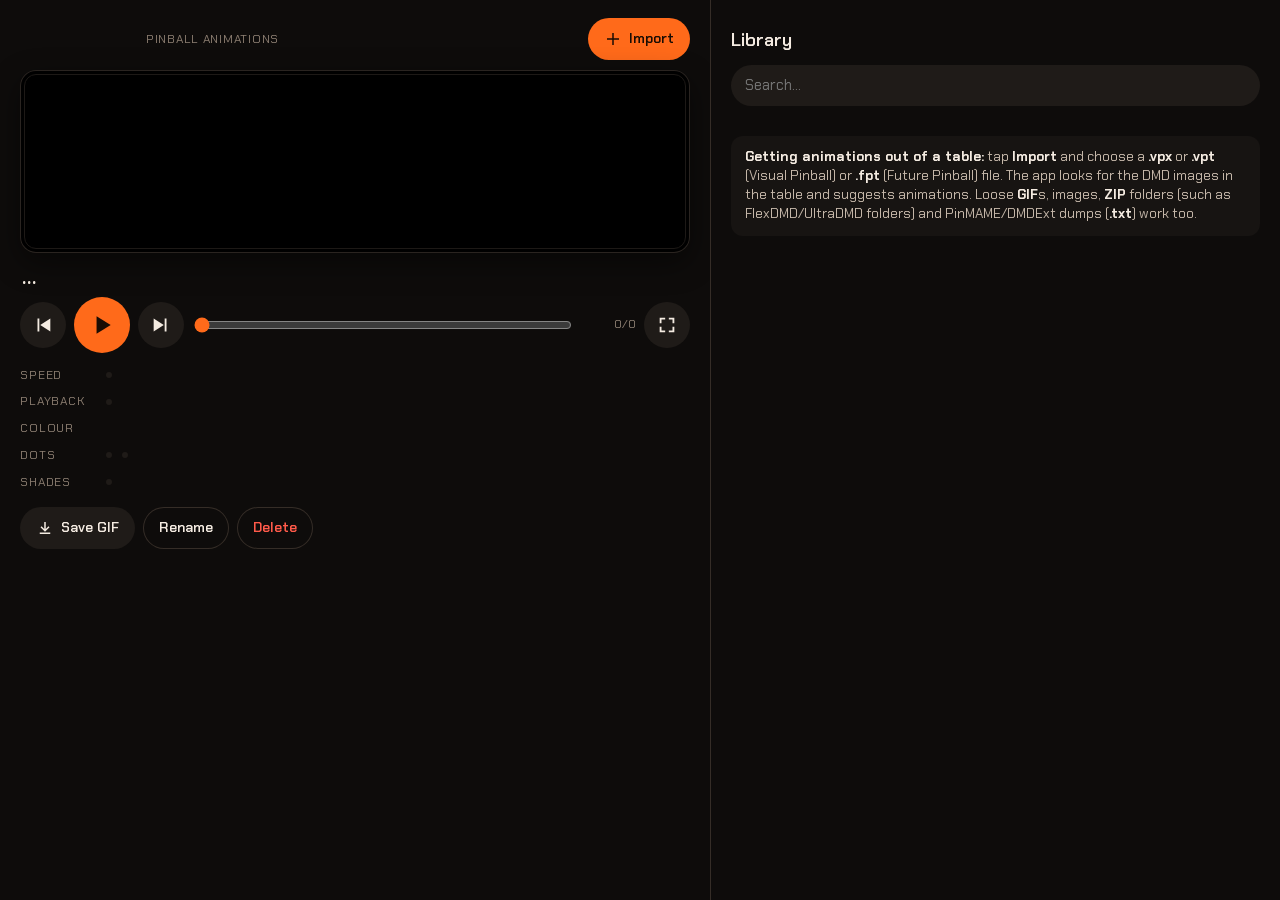
<file: src/index.html>
<!doctype html>
<html lang="en">
<head>
<meta charset="utf-8">
<meta name="viewport" content="width=device-width, initial-scale=1, viewport-fit=cover">
<meta name="theme-color" content="#0e0c0b">
<title>DMD Player</title>
<link rel="preconnect" href="https://fonts.googleapis.com">
<link rel="stylesheet" href="https://fonts.googleapis.com/css2?family=Chakra+Petch:wght@400;500;600;700&display=swap">
<style>
:root {
  --bg: #0e0c0b; --panel: #171412; --card: #1f1b18; --card-2: #29231f; --line: #352d27;
  --ink: #f4ebe1; --ink-2: #c4b6a8; --ink-3: #8d7f72; --accent: #ff6a1a; --accent-2: #ff9a4d; --danger: #ff5a4a;
  --font: "Chakra Petch", system-ui, sans-serif; --r: 14px;
}
* { box-sizing: border-box; -webkit-tap-highlight-color: transparent; }
html, body { margin: 0; min-height: 100%; background: var(--bg); color: var(--ink); font: 15px/1.4 var(--font); overscroll-behavior: none; }
button, input, select { font: inherit; color: inherit; }
button { cursor: pointer; }
[hidden] { display: none !important; }

#app { display: grid; grid-template-columns: 1fr; gap: 0; min-height: 100vh; padding: env(safe-area-inset-top, 0) env(safe-area-inset-right, 0) env(safe-area-inset-bottom, 0) env(safe-area-inset-left, 0); }
#left { padding: 12px 14px 6px; }
#right { padding: 6px 14px 28px; }
@media (min-width: 900px) and (orientation: landscape) {
  #app { grid-template-columns: minmax(520px, 1.25fr) 1fr; height: 100vh; }
  #left { overflow: auto; padding: 18px 20px; border-right: 1px solid var(--line); }
  #right { overflow: auto; padding: 18px 20px 30px; }
}

header.top { display: flex; align-items: center; justify-content: space-between; gap: 10px; margin-bottom: 10px; }
.brand { display: flex; align-items: center; gap: 10px; }
.brand canvas { width: 116px; height: 29px; display: block; border-radius: 4px; }
.brand span { font-size: 12px; color: var(--ink-3); letter-spacing: .06em; text-transform: uppercase; }

/* the big display */
.cabinet { position: relative; background: #000; border-radius: 16px; padding: 10px; box-shadow: inset 0 0 0 1px #2a2420, 0 10px 30px rgb(0 0 0 / .45); }
.cabinet::before { content: ""; position: absolute; inset: 4px; border-radius: 12px; border: 1px solid #1d1916; pointer-events: none; }
#hero { width: 100%; aspect-ratio: 4 / 1; display: block; border-radius: 6px; touch-action: manipulation; }
.nowrow { display: flex; align-items: baseline; justify-content: space-between; gap: 10px; margin: 12px 2px 8px; }
.nowrow h1 { margin: 0; font-size: 21px; font-weight: 600; line-height: 1.15; overflow-wrap: anywhere; }
.nowrow .meta { font-size: 12.5px; color: var(--ink-3); white-space: nowrap; }

.transport { display: flex; align-items: center; gap: 8px; }
.ib { width: 46px; height: 46px; flex: none; border-radius: 50%; border: 0; background: var(--card); display: grid; place-items: center; }
.ib svg { width: 22px; height: 22px; fill: currentColor; }
.ib.big { width: 56px; height: 56px; background: var(--accent); color: #1a0d04; }
.ib.big svg { width: 26px; height: 26px; }
.ib:active { transform: scale(.96); }
#scrub { flex: 1; min-width: 60px; accent-color: var(--accent); }
.fcount { font-size: 12px; color: var(--ink-3); min-width: 54px; text-align: right; font-variant-numeric: tabular-nums; }

.rows { display: grid; gap: 10px; margin-top: 14px; }
.row { display: flex; align-items: center; gap: 10px; flex-wrap: wrap; }
.row > label { font-size: 12px; text-transform: uppercase; letter-spacing: .07em; color: var(--ink-3); width: 76px; flex: none; }
.seg { display: inline-flex; background: var(--card); border-radius: 999px; padding: 3px; gap: 2px; flex-wrap: wrap; }
.seg button { border: 0; background: none; padding: 7px 12px; border-radius: 999px; font-size: 13.5px; font-weight: 500; color: var(--ink-2); min-height: 36px; }
.seg button.on { background: var(--card-2); color: var(--ink); box-shadow: inset 0 0 0 1px #4a3e35; }
.swatches { display: flex; gap: 8px; flex-wrap: wrap; }
.sw { width: 32px; height: 32px; border-radius: 50%; border: 2px solid transparent; padding: 0; position: relative; }
.sw.on { border-color: var(--ink); }
.sw.kleur { background: conic-gradient(#ff3b30, #ffcc00, #34c759, #0a84ff, #bf5af2, #ff3b30); }
.actions { display: flex; gap: 8px; flex-wrap: wrap; margin-top: 16px; }
.btn { border: 0; border-radius: 999px; padding: 10px 16px; min-height: 42px; background: var(--card); font-weight: 600; font-size: 14px; display: inline-flex; align-items: center; gap: 7px; }
.btn svg { width: 18px; height: 18px; fill: currentColor; }
.btn.main { background: var(--accent); color: #1a0d04; }
.btn.ghost { background: none; box-shadow: inset 0 0 0 1px var(--line); }
.btn.danger { color: var(--danger); }
.btn:disabled { opacity: .45; }

/* library */
.libhead { display: flex; align-items: center; justify-content: space-between; gap: 10px; margin: 10px 0 12px; }
.libhead h2 { margin: 0; font-size: 18px; font-weight: 600; }
.libhead h2 small { color: var(--ink-3); font-weight: 500; font-size: 14px; }
#search { width: 100%; padding: 10px 14px; border-radius: 999px; border: 0; background: var(--card); margin-bottom: 12px; outline: none; }
#search:focus { box-shadow: inset 0 0 0 2px #4a3e35; }
.grid { display: grid; grid-template-columns: repeat(auto-fill, minmax(150px, 1fr)); gap: 10px; }
.tile { background: var(--card); border-radius: 12px; padding: 7px 7px 9px; border: 0; text-align: left; display: block; width: 100%; }
.tile.on { box-shadow: inset 0 0 0 2px var(--accent); }
.tile canvas { width: 100%; aspect-ratio: 4 / 1; display: block; border-radius: 6px; background: #000; }
.tile b { display: block; font-weight: 600; font-size: 13.5px; margin: 6px 2px 0; white-space: nowrap; overflow: hidden; text-overflow: ellipsis; }
.tile span { display: block; font-size: 11.5px; color: var(--ink-3); margin: 1px 2px 0; white-space: nowrap; overflow: hidden; text-overflow: ellipsis; }
.empty { color: var(--ink-3); padding: 18px 4px; }
.tip { margin-top: 18px; padding: 12px 14px; background: var(--panel); border-radius: 12px; color: var(--ink-2); font-size: 13.5px; }
.tip b { color: var(--ink); }

/* sheets */
.sheet { position: fixed; inset: 0; z-index: 40; background: var(--bg); display: flex; flex-direction: column; padding: env(safe-area-inset-top, 0) env(safe-area-inset-right, 0) env(safe-area-inset-bottom, 0) env(safe-area-inset-left, 0); }
.sheet header { display: flex; align-items: center; gap: 10px; padding: 12px 14px; border-bottom: 1px solid var(--line); }
.sheet header h2 { margin: 0; font-size: 18px; font-weight: 600; flex: 1; }
.sheet .body { flex: 1; overflow: auto; padding: 14px; max-width: 980px; width: 100%; margin: 0 auto; }
.sheet footer { display: flex; gap: 8px; justify-content: flex-end; flex-wrap: wrap; padding: 10px 14px; border-top: 1px solid var(--line); background: var(--panel); }
.progress { height: 8px; border-radius: 4px; background: var(--card); overflow: hidden; margin: 10px 0 6px; }
.progress i { display: block; height: 100%; width: 0; background: var(--accent); transition: width .2s; }
.found { display: grid; gap: 8px; }
.sec { margin: 18px 0 8px; font-size: 12px; text-transform: uppercase; letter-spacing: .08em; color: var(--ink-3); display: flex; justify-content: space-between; align-items: center; gap: 8px; }
.sec button { text-transform: none; letter-spacing: 0; font-size: 13px; }
.cand { display: grid; grid-template-columns: 30px minmax(110px, 200px) 1fr; gap: 10px; align-items: center; background: var(--card); border-radius: 12px; padding: 8px 10px; }
.cand input[type=checkbox] { width: 22px; height: 22px; accent-color: var(--accent); }
.cand canvas { width: 100%; aspect-ratio: 4 / 1; display: block; border-radius: 5px; background: #000; }
.cand .nm { min-width: 0; }
.cand .nm input { width: 100%; background: transparent; border: 0; border-bottom: 1px solid var(--line); padding: 3px 0; font-weight: 600; outline: none; }
.cand .nm span { display: block; font-size: 12px; color: var(--ink-3); margin-top: 3px; }
.thumbs { display: grid; grid-template-columns: repeat(auto-fill, minmax(96px, 1fr)); gap: 8px; }
.thumb { position: relative; background: var(--card); border-radius: 10px; padding: 5px; }
.thumb canvas { width: 100%; height: 64px; object-fit: contain; display: block; }
.thumb input { position: absolute; top: 6px; left: 6px; width: 20px; height: 20px; accent-color: var(--accent); }
.thumb span { display: block; font-size: 10.5px; color: var(--ink-3); white-space: nowrap; overflow: hidden; text-overflow: ellipsis; margin-top: 3px; }
.note { color: var(--ink-2); font-size: 13.5px; }
.warn { color: var(--accent-2); font-size: 13px; }
select { background: var(--card); border: 0; border-radius: 999px; padding: 8px 12px; }

/* fullscreen */
body.fs { overflow: hidden; }
body.fs #fsview { display: flex; }
#fsview { position: fixed; inset: 0; z-index: 60; background: #000; display: none; align-items: center; justify-content: center; }
#fscv { width: 100vw; height: 100vh; display: block; }
#fsbar { position: absolute; left: 0; right: 0; bottom: 0; display: flex; justify-content: center; gap: 10px; padding: 14px; background: linear-gradient(transparent, rgb(0 0 0 / .8)); transition: opacity .25s; }
#fsbar.hide { opacity: 0; pointer-events: none; }
#fsname { position: absolute; top: 12px; left: 16px; color: #fff; opacity: .7; font-size: 14px; transition: opacity .25s; }
#fsname.hide { opacity: 0; }

#toast { position: fixed; left: 50%; bottom: calc(22px + env(safe-area-inset-bottom, 0)); transform: translateX(-50%); background: #f4ebe1; color: #1a120c; padding: 10px 16px; border-radius: 999px; font-weight: 600; font-size: 14px; z-index: 90; box-shadow: 0 6px 20px rgb(0 0 0 / .4); max-width: calc(100vw - 32px); }
dialog { background: var(--panel); color: var(--ink); border: 0; border-radius: 16px; padding: 18px; width: min(420px, calc(100vw - 32px)); }
dialog::backdrop { background: rgb(0 0 0 / .6); }
dialog h3 { margin: 0 0 10px; font-size: 18px; }
dialog input[type=text] { width: 100%; padding: 10px 12px; border-radius: 10px; border: 0; background: var(--card); outline: none; }
dialog .actions { justify-content: flex-end; }
</style>
</head>
<body>
<div id="app">
  <section id="left">
    <header class="top">
      <div class="brand"><canvas id="logo" aria-label="DMD Player"></canvas><span>pinball animations</span></div>
      <button class="btn main" id="importBtn"><svg viewBox="0 0 24 24"><path d="M11 4h2v7h7v2h-7v7h-2v-7H4v-2h7z"/></svg>Import</button>
    </header>
    <div class="cabinet"><canvas id="hero" title="Tap for full screen"></canvas></div>
    <div class="nowrow"><h1 id="nowName">…</h1><span class="meta" id="nowMeta"></span></div>
    <div class="transport">
      <button class="ib" id="prevF" aria-label="Previous frame"><svg viewBox="0 0 24 24"><path d="M6 5h2v14H6zM20 5v14L9 12z"/></svg></button>
      <button class="ib big" id="playBtn" aria-label="Play"><svg viewBox="0 0 24 24"><path id="playIcon" d="M7 4l13 8-13 8z"/></svg></button>
      <button class="ib" id="nextF" aria-label="Next frame"><svg viewBox="0 0 24 24"><path d="M16 5h2v14h-2zM4 5v14l11-7z"/></svg></button>
      <input type="range" id="scrub" min="0" max="0" value="0" aria-label="Frame">
      <span class="fcount" id="fcount">0/0</span>
      <button class="ib" id="fsBtn" aria-label="Full screen"><svg viewBox="0 0 24 24"><path d="M4 4h6v2H6v4H4zm10 0h6v6h-2V6h-4zM4 14h2v4h4v2H4zm14 0h2v6h-6v-2h4z"/></svg></button>
    </div>
    <div class="rows">
      <div class="row"><label>Speed</label><div class="seg" id="speedSeg"></div></div>
      <div class="row"><label>Playback</label><div class="seg" id="modeSeg"></div></div>
      <div class="row"><label>Colour</label><div class="swatches" id="tintSw"></div></div>
      <div class="row"><label>Dots</label><div class="seg" id="shapeSeg"></div><div class="seg" id="glowSeg"></div></div>
      <div class="row"><label>Shades</label><div class="seg" id="levelSeg"></div></div>
    </div>
    <div class="actions">
      <button class="btn" id="gifBtn"><svg viewBox="0 0 24 24"><path d="M11 4h2v9.2l3.6-3.6 1.4 1.4-6 6-6-6 1.4-1.4 3.6 3.6zM5 18h14v2H5z"/></svg>Save GIF</button>
      <button class="btn ghost" id="renameBtn">Rename</button>
      <button class="btn ghost danger" id="delBtn">Delete</button>
    </div>
  </section>
  <section id="right">
    <div class="libhead"><h2>Library <small id="libCount"></small></h2></div>
    <input id="search" type="search" placeholder="Search…" autocomplete="off">
    <div class="grid" id="grid"></div>
    <div class="tip"><b>Getting animations out of a table:</b> tap <b>Import</b> and choose a <b>.vpx</b> or <b>.vpt</b> (Visual Pinball) or <b>.fpt</b> (Future Pinball) file. The app looks for the DMD images in the table and suggests animations. Loose <b>GIF</b>s, images, <b>ZIP</b> folders (such as FlexDMD/UltraDMD folders) and PinMAME/DMDExt dumps (<b>.txt</b>) work too.</div>
  </section>
</div>

<div class="sheet" id="importSheet" hidden>
  <header><button class="ib" id="impClose" aria-label="Close"><svg viewBox="0 0 24 24"><path d="M6.4 5 12 10.6 17.6 5 19 6.4 13.4 12 19 17.6 17.6 19 12 13.4 6.4 19 5 17.6 10.6 12 5 6.4z"/></svg></button><h2>Import</h2>
    <select id="gridSel" aria-label="Resolution"><option value="auto">Resolution: automatic</option><option value="128x32">128 × 32</option><option value="192x64">192 × 64</option><option value="256x64">256 × 64</option></select></header>
  <div class="body" id="impBody"></div>
  <footer id="impFoot" hidden>
    <span class="note" id="selInfo" style="margin-right:auto;align-self:center"></span>
    <button class="btn ghost" id="mergeBtn">Merge into one animation</button>
    <button class="btn main" id="saveBtn">Save</button>
  </footer>
</div>

<div id="fsview"><canvas id="fscv"></canvas><div id="fsname"></div>
  <div id="fsbar">
    <button class="ib" id="fsPrev" aria-label="Previous animation"><svg viewBox="0 0 24 24"><path d="M6 5h2v14H6zM20 5v14L9 12z"/></svg></button>
    <button class="ib big" id="fsPlay" aria-label="Play/pause"><svg viewBox="0 0 24 24"><path id="fsPlayIcon" d="M7 4l13 8-13 8z"/></svg></button>
    <button class="ib" id="fsNext" aria-label="Next animation"><svg viewBox="0 0 24 24"><path d="M16 5h2v14h-2zM4 5v14l11-7z"/></svg></button>
    <button class="ib" id="fsExit" aria-label="Close"><svg viewBox="0 0 24 24"><path d="M6.4 5 12 10.6 17.6 5 19 6.4 13.4 12 19 17.6 17.6 19 12 13.4 6.4 19 5 17.6 10.6 12 5 6.4z"/></svg></button>
  </div>
</div>

<dialog id="dlg"><h3 id="dlgTitle"></h3><div id="dlgBody"></div><div class="actions"><button class="btn ghost" id="dlgNo">Cancel</button><button class="btn main" id="dlgYes">OK</button></div></dialog>
<input type="file" id="fileIn" multiple hidden>
<div id="toast" hidden></div>
<script>__FORMATS__</script>
<script>__DMD__</script>
<script>__APP__</script>
</body>
</html>
</file>
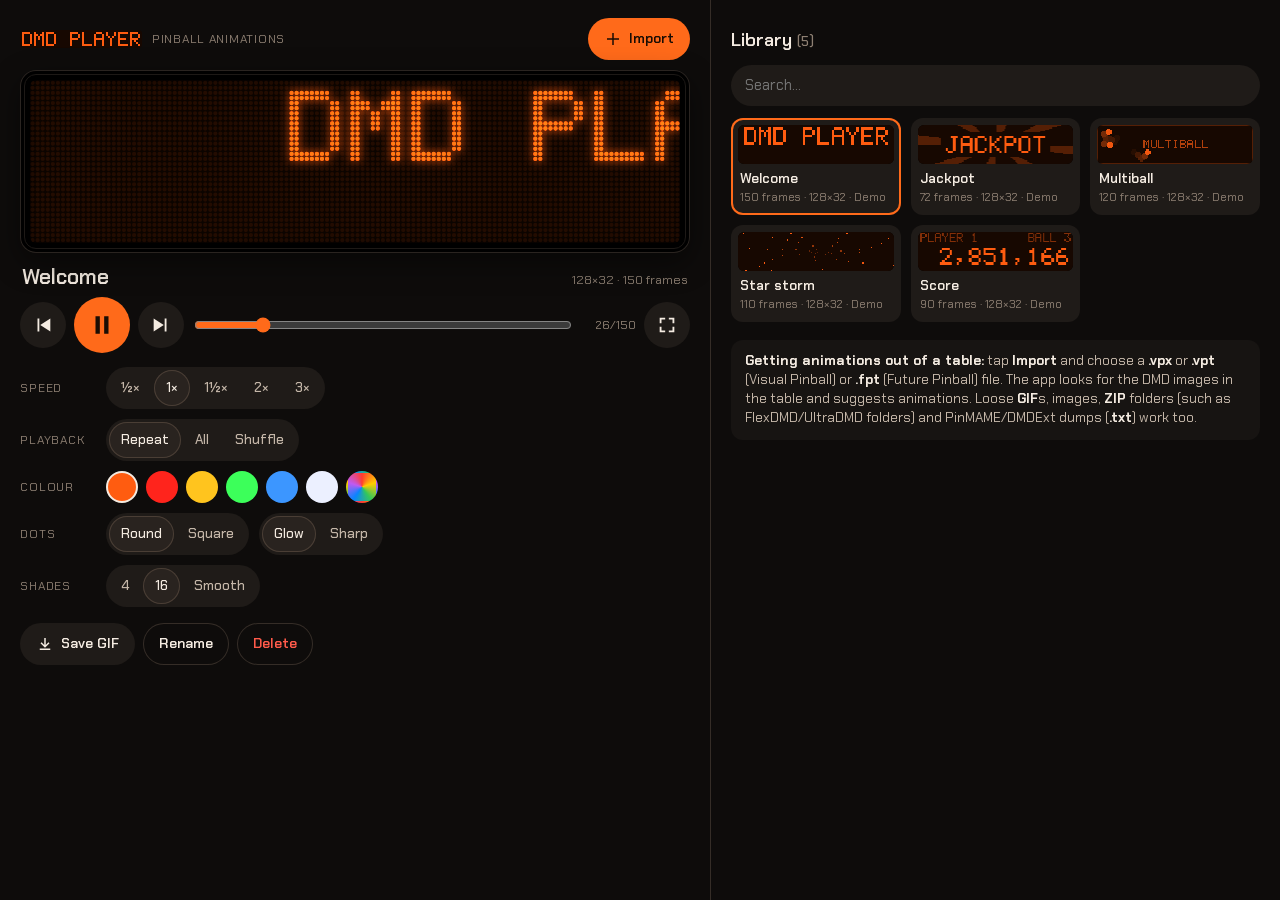
<file: android/assets/index.html>
<!doctype html>
<html lang="en">
<head>
<meta charset="utf-8">
<meta name="viewport" content="width=device-width, initial-scale=1, viewport-fit=cover">
<meta name="theme-color" content="#0e0c0b">
<title>DMD Player</title>
<link rel="stylesheet" href="fonts/fonts.css">
<style>
:root {
  --bg: #0e0c0b; --panel: #171412; --card: #1f1b18; --card-2: #29231f; --line: #352d27;
  --ink: #f4ebe1; --ink-2: #c4b6a8; --ink-3: #8d7f72; --accent: #ff6a1a; --accent-2: #ff9a4d; --danger: #ff5a4a;
  --font: "Chakra Petch", system-ui, sans-serif; --r: 14px;
}
* { box-sizing: border-box; -webkit-tap-highlight-color: transparent; }
html, body { margin: 0; min-height: 100%; background: var(--bg); color: var(--ink); font: 15px/1.4 var(--font); overscroll-behavior: none; }
button, input, select { font: inherit; color: inherit; }
button { cursor: pointer; }
[hidden] { display: none !important; }

#app { display: grid; grid-template-columns: 1fr; gap: 0; min-height: 100vh; padding: env(safe-area-inset-top, 0) env(safe-area-inset-right, 0) env(safe-area-inset-bottom, 0) env(safe-area-inset-left, 0); }
#left { padding: 12px 14px 6px; }
#right { padding: 6px 14px 28px; }
@media (min-width: 900px) and (orientation: landscape) {
  #app { grid-template-columns: minmax(520px, 1.25fr) 1fr; height: 100vh; }
  #left { overflow: auto; padding: 18px 20px; border-right: 1px solid var(--line); }
  #right { overflow: auto; padding: 18px 20px 30px; }
}

header.top { display: flex; align-items: center; justify-content: space-between; gap: 10px; margin-bottom: 10px; }
.brand { display: flex; align-items: center; gap: 10px; }
.brand canvas { width: 116px; height: 29px; display: block; border-radius: 4px; }
.brand span { font-size: 12px; color: var(--ink-3); letter-spacing: .06em; text-transform: uppercase; }

/* the big display */
.cabinet { position: relative; background: #000; border-radius: 16px; padding: 10px; box-shadow: inset 0 0 0 1px #2a2420, 0 10px 30px rgb(0 0 0 / .45); }
.cabinet::before { content: ""; position: absolute; inset: 4px; border-radius: 12px; border: 1px solid #1d1916; pointer-events: none; }
#hero { width: 100%; aspect-ratio: 4 / 1; display: block; border-radius: 6px; touch-action: manipulation; }
.nowrow { display: flex; align-items: baseline; justify-content: space-between; gap: 10px; margin: 12px 2px 8px; }
.nowrow h1 { margin: 0; font-size: 21px; font-weight: 600; line-height: 1.15; overflow-wrap: anywhere; }
.nowrow .meta { font-size: 12.5px; color: var(--ink-3); white-space: nowrap; }

.transport { display: flex; align-items: center; gap: 8px; }
.ib { width: 46px; height: 46px; flex: none; border-radius: 50%; border: 0; background: var(--card); display: grid; place-items: center; }
.ib svg { width: 22px; height: 22px; fill: currentColor; }
.ib.big { width: 56px; height: 56px; background: var(--accent); color: #1a0d04; }
.ib.big svg { width: 26px; height: 26px; }
.ib:active { transform: scale(.96); }
#scrub { flex: 1; min-width: 60px; accent-color: var(--accent); }
.fcount { font-size: 12px; color: var(--ink-3); min-width: 54px; text-align: right; font-variant-numeric: tabular-nums; }

.rows { display: grid; gap: 10px; margin-top: 14px; }
.row { display: flex; align-items: center; gap: 10px; flex-wrap: wrap; }
.row > label { font-size: 12px; text-transform: uppercase; letter-spacing: .07em; color: var(--ink-3); width: 76px; flex: none; }
.seg { display: inline-flex; background: var(--card); border-radius: 999px; padding: 3px; gap: 2px; flex-wrap: wrap; }
.seg button { border: 0; background: none; padding: 7px 12px; border-radius: 999px; font-size: 13.5px; font-weight: 500; color: var(--ink-2); min-height: 36px; }
.seg button.on { background: var(--card-2); color: var(--ink); box-shadow: inset 0 0 0 1px #4a3e35; }
.swatches { display: flex; gap: 8px; flex-wrap: wrap; }
.sw { width: 32px; height: 32px; border-radius: 50%; border: 2px solid transparent; padding: 0; position: relative; }
.sw.on { border-color: var(--ink); }
.sw.kleur { background: conic-gradient(#ff3b30, #ffcc00, #34c759, #0a84ff, #bf5af2, #ff3b30); }
.actions { display: flex; gap: 8px; flex-wrap: wrap; margin-top: 16px; }
.btn { border: 0; border-radius: 999px; padding: 10px 16px; min-height: 42px; background: var(--card); font-weight: 600; font-size: 14px; display: inline-flex; align-items: center; gap: 7px; }
.btn svg { width: 18px; height: 18px; fill: currentColor; }
.btn.main { background: var(--accent); color: #1a0d04; }
.btn.ghost { background: none; box-shadow: inset 0 0 0 1px var(--line); }
.btn.danger { color: var(--danger); }
.btn:disabled { opacity: .45; }

/* library */
.libhead { display: flex; align-items: center; justify-content: space-between; gap: 10px; margin: 10px 0 12px; }
.libhead h2 { margin: 0; font-size: 18px; font-weight: 600; }
.libhead h2 small { color: var(--ink-3); font-weight: 500; font-size: 14px; }
#search { width: 100%; padding: 10px 14px; border-radius: 999px; border: 0; background: var(--card); margin-bottom: 12px; outline: none; }
#search:focus { box-shadow: inset 0 0 0 2px #4a3e35; }
.grid { display: grid; grid-template-columns: repeat(auto-fill, minmax(150px, 1fr)); gap: 10px; }
.tile { background: var(--card); border-radius: 12px; padding: 7px 7px 9px; border: 0; text-align: left; display: block; width: 100%; }
.tile.on { box-shadow: inset 0 0 0 2px var(--accent); }
.tile canvas { width: 100%; aspect-ratio: 4 / 1; display: block; border-radius: 6px; background: #000; }
.tile b { display: block; font-weight: 600; font-size: 13.5px; margin: 6px 2px 0; white-space: nowrap; overflow: hidden; text-overflow: ellipsis; }
.tile span { display: block; font-size: 11.5px; color: var(--ink-3); margin: 1px 2px 0; white-space: nowrap; overflow: hidden; text-overflow: ellipsis; }
.empty { color: var(--ink-3); padding: 18px 4px; }
.tip { margin-top: 18px; padding: 12px 14px; background: var(--panel); border-radius: 12px; color: var(--ink-2); font-size: 13.5px; }
.tip b { color: var(--ink); }

/* sheets */
.sheet { position: fixed; inset: 0; z-index: 40; background: var(--bg); display: flex; flex-direction: column; padding: env(safe-area-inset-top, 0) env(safe-area-inset-right, 0) env(safe-area-inset-bottom, 0) env(safe-area-inset-left, 0); }
.sheet header { display: flex; align-items: center; gap: 10px; padding: 12px 14px; border-bottom: 1px solid var(--line); }
.sheet header h2 { margin: 0; font-size: 18px; font-weight: 600; flex: 1; }
.sheet .body { flex: 1; overflow: auto; padding: 14px; max-width: 980px; width: 100%; margin: 0 auto; }
.sheet footer { display: flex; gap: 8px; justify-content: flex-end; flex-wrap: wrap; padding: 10px 14px; border-top: 1px solid var(--line); background: var(--panel); }
.progress { height: 8px; border-radius: 4px; background: var(--card); overflow: hidden; margin: 10px 0 6px; }
.progress i { display: block; height: 100%; width: 0; background: var(--accent); transition: width .2s; }
.found { display: grid; gap: 8px; }
.sec { margin: 18px 0 8px; font-size: 12px; text-transform: uppercase; letter-spacing: .08em; color: var(--ink-3); display: flex; justify-content: space-between; align-items: center; gap: 8px; }
.sec button { text-transform: none; letter-spacing: 0; font-size: 13px; }
.cand { display: grid; grid-template-columns: 30px minmax(110px, 200px) 1fr; gap: 10px; align-items: center; background: var(--card); border-radius: 12px; padding: 8px 10px; }
.cand input[type=checkbox] { width: 22px; height: 22px; accent-color: var(--accent); }
.cand canvas { width: 100%; aspect-ratio: 4 / 1; display: block; border-radius: 5px; background: #000; }
.cand .nm { min-width: 0; }
.cand .nm input { width: 100%; background: transparent; border: 0; border-bottom: 1px solid var(--line); padding: 3px 0; font-weight: 600; outline: none; }
.cand .nm span { display: block; font-size: 12px; color: var(--ink-3); margin-top: 3px; }
.thumbs { display: grid; grid-template-columns: repeat(auto-fill, minmax(96px, 1fr)); gap: 8px; }
.thumb { position: relative; background: var(--card); border-radius: 10px; padding: 5px; }
.thumb canvas { width: 100%; height: 64px; object-fit: contain; display: block; }
.thumb input { position: absolute; top: 6px; left: 6px; width: 20px; height: 20px; accent-color: var(--accent); }
.thumb span { display: block; font-size: 10.5px; color: var(--ink-3); white-space: nowrap; overflow: hidden; text-overflow: ellipsis; margin-top: 3px; }
.note { color: var(--ink-2); font-size: 13.5px; }
.warn { color: var(--accent-2); font-size: 13px; }
select { background: var(--card); border: 0; border-radius: 999px; padding: 8px 12px; }

/* fullscreen */
body.fs { overflow: hidden; }
body.fs #fsview { display: flex; }
#fsview { position: fixed; inset: 0; z-index: 60; background: #000; display: none; align-items: center; justify-content: center; }
#fscv { width: 100vw; height: 100vh; display: block; }
#fsbar { position: absolute; left: 0; right: 0; bottom: 0; display: flex; justify-content: center; gap: 10px; padding: 14px; background: linear-gradient(transparent, rgb(0 0 0 / .8)); transition: opacity .25s; }
#fsbar.hide { opacity: 0; pointer-events: none; }
#fsname { position: absolute; top: 12px; left: 16px; color: #fff; opacity: .7; font-size: 14px; transition: opacity .25s; }
#fsname.hide { opacity: 0; }

#toast { position: fixed; left: 50%; bottom: calc(22px + env(safe-area-inset-bottom, 0)); transform: translateX(-50%); background: #f4ebe1; color: #1a120c; padding: 10px 16px; border-radius: 999px; font-weight: 600; font-size: 14px; z-index: 90; box-shadow: 0 6px 20px rgb(0 0 0 / .4); max-width: calc(100vw - 32px); }
dialog { background: var(--panel); color: var(--ink); border: 0; border-radius: 16px; padding: 18px; width: min(420px, calc(100vw - 32px)); }
dialog::backdrop { background: rgb(0 0 0 / .6); }
dialog h3 { margin: 0 0 10px; font-size: 18px; }
dialog input[type=text] { width: 100%; padding: 10px 12px; border-radius: 10px; border: 0; background: var(--card); outline: none; }
dialog .actions { justify-content: flex-end; }
</style>
</head>
<body>
<div id="app">
  <section id="left">
    <header class="top">
      <div class="brand"><canvas id="logo" aria-label="DMD Player"></canvas><span>pinball animations</span></div>
      <button class="btn main" id="importBtn"><svg viewBox="0 0 24 24"><path d="M11 4h2v7h7v2h-7v7h-2v-7H4v-2h7z"/></svg>Import</button>
    </header>
    <div class="cabinet"><canvas id="hero" title="Tap for full screen"></canvas></div>
    <div class="nowrow"><h1 id="nowName">…</h1><span class="meta" id="nowMeta"></span></div>
    <div class="transport">
      <button class="ib" id="prevF" aria-label="Previous frame"><svg viewBox="0 0 24 24"><path d="M6 5h2v14H6zM20 5v14L9 12z"/></svg></button>
      <button class="ib big" id="playBtn" aria-label="Play"><svg viewBox="0 0 24 24"><path id="playIcon" d="M7 4l13 8-13 8z"/></svg></button>
      <button class="ib" id="nextF" aria-label="Next frame"><svg viewBox="0 0 24 24"><path d="M16 5h2v14h-2zM4 5v14l11-7z"/></svg></button>
      <input type="range" id="scrub" min="0" max="0" value="0" aria-label="Frame">
      <span class="fcount" id="fcount">0/0</span>
      <button class="ib" id="fsBtn" aria-label="Full screen"><svg viewBox="0 0 24 24"><path d="M4 4h6v2H6v4H4zm10 0h6v6h-2V6h-4zM4 14h2v4h4v2H4zm14 0h2v6h-6v-2h4z"/></svg></button>
    </div>
    <div class="rows">
      <div class="row"><label>Speed</label><div class="seg" id="speedSeg"></div></div>
      <div class="row"><label>Playback</label><div class="seg" id="modeSeg"></div></div>
      <div class="row"><label>Colour</label><div class="swatches" id="tintSw"></div></div>
      <div class="row"><label>Dots</label><div class="seg" id="shapeSeg"></div><div class="seg" id="glowSeg"></div></div>
      <div class="row"><label>Shades</label><div class="seg" id="levelSeg"></div></div>
    </div>
    <div class="actions">
      <button class="btn" id="gifBtn"><svg viewBox="0 0 24 24"><path d="M11 4h2v9.2l3.6-3.6 1.4 1.4-6 6-6-6 1.4-1.4 3.6 3.6zM5 18h14v2H5z"/></svg>Save GIF</button>
      <button class="btn ghost" id="renameBtn">Rename</button>
      <button class="btn ghost danger" id="delBtn">Delete</button>
    </div>
  </section>
  <section id="right">
    <div class="libhead"><h2>Library <small id="libCount"></small></h2></div>
    <input id="search" type="search" placeholder="Search…" autocomplete="off">
    <div class="grid" id="grid"></div>
    <div class="tip"><b>Getting animations out of a table:</b> tap <b>Import</b> and choose a <b>.vpx</b> or <b>.vpt</b> (Visual Pinball) or <b>.fpt</b> (Future Pinball) file. The app looks for the DMD images in the table and suggests animations. Loose <b>GIF</b>s, images, <b>ZIP</b> folders (such as FlexDMD/UltraDMD folders) and PinMAME/DMDExt dumps (<b>.txt</b>) work too.</div>
  </section>
</div>

<div class="sheet" id="importSheet" hidden>
  <header><button class="ib" id="impClose" aria-label="Close"><svg viewBox="0 0 24 24"><path d="M6.4 5 12 10.6 17.6 5 19 6.4 13.4 12 19 17.6 17.6 19 12 13.4 6.4 19 5 17.6 10.6 12 5 6.4z"/></svg></button><h2>Import</h2>
    <select id="gridSel" aria-label="Resolution"><option value="auto">Resolution: automatic</option><option value="128x32">128 × 32</option><option value="192x64">192 × 64</option><option value="256x64">256 × 64</option></select></header>
  <div class="body" id="impBody"></div>
  <footer id="impFoot" hidden>
    <span class="note" id="selInfo" style="margin-right:auto;align-self:center"></span>
    <button class="btn ghost" id="mergeBtn">Merge into one animation</button>
    <button class="btn main" id="saveBtn">Save</button>
  </footer>
</div>

<div id="fsview"><canvas id="fscv"></canvas><div id="fsname"></div>
  <div id="fsbar">
    <button class="ib" id="fsPrev" aria-label="Previous animation"><svg viewBox="0 0 24 24"><path d="M6 5h2v14H6zM20 5v14L9 12z"/></svg></button>
    <button class="ib big" id="fsPlay" aria-label="Play/pause"><svg viewBox="0 0 24 24"><path id="fsPlayIcon" d="M7 4l13 8-13 8z"/></svg></button>
    <button class="ib" id="fsNext" aria-label="Next animation"><svg viewBox="0 0 24 24"><path d="M16 5h2v14h-2zM4 5v14l11-7z"/></svg></button>
    <button class="ib" id="fsExit" aria-label="Close"><svg viewBox="0 0 24 24"><path d="M6.4 5 12 10.6 17.6 5 19 6.4 13.4 12 19 17.6 17.6 19 12 13.4 6.4 19 5 17.6 10.6 12 5 6.4z"/></svg></button>
  </div>
</div>

<dialog id="dlg"><h3 id="dlgTitle"></h3><div id="dlgBody"></div><div class="actions"><button class="btn ghost" id="dlgNo">Cancel</button><button class="btn main" id="dlgYes">OK</button></div></dialog>
<input type="file" id="fileIn" multiple hidden>
<div id="toast" hidden></div>
<script>/* DMD Player: file formats.
   Reads Visual Pinball (.vpx/.vpt) and Future Pinball (.fpt) tables, GIF, TGA, ZIP and PinMAME/DMDExt text dumps,
   and turns what it finds into frames (RGBA) that the player can show.
   Everything works on a "source": { name, size, read(offset, length) -> Promise<Uint8Array> },
   so a table of several hundred MB is read piece by piece instead of all at once. */
"use strict";

const Formats = (() => {
  const td = new TextDecoder("latin1");
  const u16 = (b, o) => b[o] | (b[o + 1] << 8);
  const u32 = (b, o) => (b[o] | (b[o + 1] << 8) | (b[o + 2] << 16) | (b[o + 3] << 24)) >>> 0;
  const str4 = (b, o) => String.fromCharCode(b[o], b[o + 1], b[o + 2], b[o + 3]);

  function fileSource(file) {
    return { name: file.name, size: file.size, read: async (off, len) => new Uint8Array(await file.slice(off, off + len).arrayBuffer()) };
  }
  function bytesSource(name, bytes) {
    return { name, size: bytes.length, read: async (off, len) => bytes.subarray(off, off + len) };
  }

  /* ---------- Compound File Binary (OLE), the container of .vpx, .vpt and .fpt ---------- */
  const CFB_SIG = [0xd0, 0xcf, 0x11, 0xe0, 0xa1, 0xb1, 0x1a, 0xe1];
  const ENDCHAIN = 0xfffffffe, FREESECT = 0xffffffff;

  async function openCFB(src) {
    const h = await src.read(0, 512);
    if (!CFB_SIG.every((v, i) => h[i] === v)) throw new Error("Not an OLE file");
    const shift = u16(h, 0x1e), ssz = 1 << shift, miniShift = u16(h, 0x20);
    const nFat = u32(h, 0x2c), dirStart = u32(h, 0x30), cutoff = u32(h, 0x38);
    const miniFatStart = u32(h, 0x3c), nMiniFat = u32(h, 0x40);
    let difatNext = u32(h, 0x44), nDifat = u32(h, 0x48);
    const off = (s) => (s + 1) * ssz;

    // read a list of sectors, merging neighbours into one read
    async function readSectors(list, total) {
      const out = new Uint8Array(list.length * ssz);
      let i = 0;
      while (i < list.length) {
        let j = i + 1;
        while (j < list.length && list[j] === list[j - 1] + 1 && j - i < 8192) j++;
        const chunk = await src.read(off(list[i]), (j - i) * ssz);
        out.set(chunk, i * ssz);
        i = j;
      }
      return total != null ? out.subarray(0, total) : out;
    }

    // the FAT sector list: 109 entries in the header, the rest in DIFAT sectors
    const fatSecs = [];
    for (let i = 0; i < 109 && fatSecs.length < nFat; i++) fatSecs.push(u32(h, 0x4c + i * 4));
    const per = ssz / 4;
    let guard = 0;
    while (fatSecs.length < nFat && difatNext < ENDCHAIN && nDifat-- > 0 && guard++ < 100000) {
      const d = await src.read(off(difatNext), ssz);
      for (let i = 0; i < per - 1 && fatSecs.length < nFat; i++) fatSecs.push(u32(d, i * 4));
      difatNext = u32(d, (per - 1) * 4);
    }
    const fatBytes = await readSectors(fatSecs);
    const fat = new Uint32Array(fatBytes.buffer, fatBytes.byteOffset, fatBytes.length / 4);
    const chain = (start, table) => {
      const out = [];
      let s = start;
      while (s < ENDCHAIN && s < table.length && out.length <= table.length) { out.push(s); s = table[s]; }
      return out;
    };

    // directory
    const dirBytes = await readSectors(chain(dirStart, fat));
    const entries = [];
    for (let o = 0; o + 128 <= dirBytes.length; o += 128) {
      const nl = u16(dirBytes, o + 64);
      let name = "";
      for (let k = 0; k + 2 < nl && k < 64; k += 2) name += String.fromCharCode(u16(dirBytes, o + k));
      entries.push({ name, type: dirBytes[o + 66], left: u32(dirBytes, o + 68), right: u32(dirBytes, o + 72),
        child: u32(dirBytes, o + 76), start: u32(dirBytes, o + 116), size: u32(dirBytes, o + 120), path: "" });
    }
    const root = entries[0];
    if (!root) throw new Error("Empty directory in OLE file");
    // walk the tree to give every entry its full path
    const seen = new Set();
    const walk = (idx, prefix) => {
      const stack = [idx];
      while (stack.length) {
        const i = stack.pop();
        if (i >= entries.length || seen.has(i)) continue;
        seen.add(i);
        const e = entries[i];
        e.path = prefix ? prefix + "/" + e.name : e.name;
        if (e.left < entries.length) stack.push(e.left);
        if (e.right < entries.length) stack.push(e.right);
        if (e.type === 1 && e.child < entries.length) walk(e.child, e.path);
      }
    };
    seen.add(0);
    if (root.child < entries.length) walk(root.child, "");
    const streams = entries.filter((e) => e.type === 2 && e.path);

    // the mini stream (all streams smaller than the cutoff) is loaded once when first needed
    let mini = null, miniFat = null;
    async function loadMini() {
      if (mini) return;
      const mb = await readSectors(chain(miniFatStart, fat));
      miniFat = new Uint32Array(mb.buffer, mb.byteOffset, mb.length / 4);
      mini = await readSectors(chain(root.start, fat), root.size);
    }
    async function readStream(e) {
      if (e.size === 0) return new Uint8Array(0);
      if (e.size < cutoff && nMiniFat > 0) {
        await loadMini();
        const ms = 1 << miniShift, out = new Uint8Array(e.size);
        let pos = 0;
        for (const s of chain(e.start, miniFat)) {
          const n = Math.min(ms, e.size - pos);
          out.set(mini.subarray(s * ms, s * ms + n), pos);
          pos += n;
          if (pos >= e.size) break;
        }
        return out;
      }
      return readSectors(chain(e.start, fat), e.size);
    }
    return { streams, readStream, find: (p) => streams.find((e) => e.path.toLowerCase() === p.toLowerCase()) };
  }

  /* ---------- LZW as used by GIF and by the BITS records of Visual Pinball ---------- */
  function lzwDecode(data, minCode, expected) {
    const clear = 1 << minCode, eoi = clear + 1;
    const out = new Uint8Array(expected);
    const prefix = new Uint16Array(4096), suffix = new Uint8Array(4096), first = new Uint8Array(4096), len = new Uint16Array(4096);
    for (let i = 0; i < clear; i++) { suffix[i] = i; first[i] = i; len[i] = 1; }
    let size = minCode + 1, mask = (1 << size) - 1, next = eoi + 1, old = -1;
    let bits = 0, acc = 0, op = 0;
    for (let ip = 0; ip < data.length && op < expected;) {
      while (bits < size && ip < data.length) { acc |= data[ip++] << bits; bits += 8; }
      if (bits < size) break;
      const code = acc & mask;
      acc >>>= size; bits -= size;
      if (code === clear) { size = minCode + 1; mask = (1 << size) - 1; next = eoi + 1; old = -1; continue; }
      if (code === eoi) break;
      let c = code, L;
      if (old === -1) {
        if (code >= next) break;
        out[op++] = suffix[code]; old = code; continue;
      }
      if (code < next) {
        L = len[code];
        if (next < 4096) { prefix[next] = old; suffix[next] = first[code]; first[next] = first[old]; len[next] = len[old] + 1; next++; }
      } else if (code === next && next < 4096) {
        prefix[next] = old; suffix[next] = first[old]; first[next] = first[old]; len[next] = len[old] + 1; next++;
        L = len[code];
      } else break;
      // write the string backwards
      let p = op + L - 1;
      if (p >= expected) { // clip
        let skip = p - expected + 1; p = expected - 1;
        while (skip-- > 0) c = prefix[c];
      }
      const end = p;
      while (p >= op) { out[p--] = suffix[c]; c = prefix[c]; }
      op = end + 1;
      old = code;
      if (next > mask && size < 12) { size++; mask = (1 << size) - 1; }
    }
    return op === expected ? out : out.subarray(0, op);
  }

  /* ---------- LZO1X decompression (Future Pinball "zLZO" data) ---------- */
  function lzo1xDecompress(src, outLen) {
    const out = new Uint8Array(outLen);
    let ip = 0, op = 0, t, m;
    const lit = (n) => { if (op + n > outLen || ip + n > src.length) throw new Error("LZO: too much data"); out.set(src.subarray(ip, ip + n), op); op += n; ip += n; };
    const copy = (from, n) => { if (from < 0 || op + n > outLen) throw new Error("LZO: bad back-reference"); for (let k = 0; k < n; k++) out[op++] = out[from++]; };
    const run = (base) => { let n = 0; while (src[ip] === 0) { n += 255; ip++; if (ip >= src.length) throw new Error("LZO: unexpected end"); } return n + base + src[ip++]; };
    let state = 0; // 0: start of a literal run, 1: right after a literal run, 2: match with t set, 3: trailing literals
    if (src[0] > 17) {
      t = src[ip++] - 17;
      if (t < 4) { state = 3; } else { lit(t); state = 1; }
    }
    for (let guard = 0; guard < 1e9; guard++) {
      if (state === 0) {
        t = src[ip++];
        if (t >= 16) { state = 2; continue; }
        if (t === 0) t = run(15);
        lit(t + 3);
        state = 1;
        continue;
      }
      if (state === 1) {
        t = src[ip++];
        if (t >= 16) { state = 2; continue; }
        m = op - 0x801 - (t >> 2) - (src[ip++] << 2);
        copy(m, 3);
        t = src[ip - 2] & 3;
        if (t === 0) { state = 0; continue; }
        state = 3; continue;
      }
      if (state === 2) {
        if (t >= 64) {
          m = op - 1 - ((t >> 2) & 7) - (src[ip++] << 3);
          copy(m, (t >> 5) - 1 + 2);
        } else if (t >= 32) {
          t &= 31;
          if (t === 0) t = run(31);
          m = op - 1 - ((src[ip] >> 2) + (src[ip + 1] << 6));
          ip += 2;
          copy(m, t + 2);
        } else if (t >= 16) {
          m = op - ((t & 8) << 11);
          t &= 7;
          if (t === 0) t = run(7);
          m -= (src[ip] >> 2) + (src[ip + 1] << 6);
          ip += 2;
          if (m === op) return out.subarray(0, op); // end of stream
          m -= 0x4000;
          copy(m, t + 2);
        } else {
          m = op - 1 - (t >> 2) - (src[ip++] << 2);
          copy(m, 2);
        }
        t = src[ip - 2] & 3;
        if (t === 0) { state = 0; continue; }
        state = 3; continue;
      }
      // state 3: 1..3 literals after a match, then the next instruction is always a match
      lit(t);
      t = src[ip++];
      state = 2;
    }
    throw new Error("LZO: no end marker");
  }
  function unpackFP(data) {
    if (data.length > 8 && str4(data, 0) === "zLZO") {
      const n = u32(data, 4);
      if (n > 0 && n < 512 * 1024 * 1024) return lzo1xDecompress(data.subarray(8), n);
    }
    return data;
  }

  /* ---------- image decoding ---------- */
  function sniff(b) {
    if (b.length < 12) return null;
    if (b[0] === 0x89 && b[1] === 0x50 && b[2] === 0x4e && b[3] === 0x47) return "png";
    if (b[0] === 0xff && b[1] === 0xd8 && b[2] === 0xff) return "jpeg";
    if (b[0] === 0x47 && b[1] === 0x49 && b[2] === 0x46 && b[3] === 0x38) return "gif";
    if (b[0] === 0x42 && b[1] === 0x4d) return "bmp";
    if (str4(b, 0) === "RIFF" && str4(b, 8) === "WEBP") return "webp";
    if (str4(b, 0) === "PK\x03\x04") return "zip";
    if (b[0] === 0x00 && b[1] === 0x00 && b[2] === 0x01 && b[3] === 0x00) return "ico";
    return null;
  }

  // TGA (Future Pinball tables often keep their images as Targa)
  function decodeTGA(b) {
    const idLen = b[0], cmType = b[1], type = b[2];
    const cmFirst = u16(b, 3), cmLen = u16(b, 5), cmBits = b[7];
    const w = u16(b, 12), h = u16(b, 14), bpp = b[16], desc = b[17];
    if (![1, 2, 3, 9, 10, 11].includes(type) || !w || !h || w > 8192 || h > 8192) return null;
    if (![8, 15, 16, 24, 32].includes(bpp)) return null;
    let p = 18 + idLen;
    let cmap = null;
    const readPx = (bb, q, bits) => {
      if (bits === 32) return [bb[q + 2], bb[q + 1], bb[q], bb[q + 3]];
      if (bits === 24) return [bb[q + 2], bb[q + 1], bb[q], 255];
      if (bits === 15 || bits === 16) { const v = u16(bb, q); return [((v >> 10) & 31) * 255 / 31 | 0, ((v >> 5) & 31) * 255 / 31 | 0, (v & 31) * 255 / 31 | 0, 255]; }
      return [bb[q], bb[q], bb[q], 255];
    };
    if (cmType === 1) {
      const eb = Math.ceil(cmBits / 8);
      cmap = [];
      for (let i = 0; i < cmLen; i++) cmap[cmFirst + i] = readPx(b, p + i * eb, cmBits);
      p += cmLen * eb;
    }
    const pxBytes = Math.ceil(bpp / 8), n = w * h;
    const raw = new Uint8Array(n * 4);
    const put = (i, q) => {
      let c;
      if (type === 1 || type === 9) c = (cmap && cmap[b[q] | (pxBytes > 1 ? b[q + 1] << 8 : 0)]) || [0, 0, 0, 255];
      else c = readPx(b, q, (type === 3 || type === 11) ? 8 : bpp);
      raw[i * 4] = c[0]; raw[i * 4 + 1] = c[1]; raw[i * 4 + 2] = c[2]; raw[i * 4 + 3] = c[3];
    };
    if (type < 9) {
      if (p + n * pxBytes > b.length) return null;
      for (let i = 0; i < n; i++) put(i, p + i * pxBytes);
    } else {
      let i = 0;
      while (i < n && p < b.length) {
        const hdr = b[p++], cnt = (hdr & 127) + 1;
        if (hdr & 128) { for (let k = 0; k < cnt && i < n; k++) put(i++, p); p += pxBytes; }
        else { for (let k = 0; k < cnt && i < n; k++) { put(i++, p); p += pxBytes; } }
      }
    }
    // alpha: 32-bit files with no alpha bits set are opaque
    if (bpp === 32 && (desc & 15) === 0) for (let i = 3; i < raw.length; i += 4) raw[i] = 255;
    // origin: bit 5 set = top-left, otherwise bottom-left
    const out = new Uint8ClampedArray(n * 4);
    const top = desc & 0x20, right = desc & 0x10;
    for (let y = 0; y < h; y++) {
      const sy = top ? y : h - 1 - y;
      for (let x = 0; x < w; x++) {
        const sx = right ? w - 1 - x : x;
        const s = (sy * w + sx) * 4, d = (y * w + x) * 4;
        out[d] = raw[s]; out[d + 1] = raw[s + 1]; out[d + 2] = raw[s + 2]; out[d + 3] = raw[s + 3];
      }
    }
    return { w, h, data: out };
  }

  // GIF, with every frame composed onto the logical screen
  function decodeGIF(b) {
    if (str4(b, 0) !== "GIF8") return null;
    const W = u16(b, 6), H = u16(b, 8), flags = b[10];
    let p = 13, gct = null;
    const readTable = (n) => { const t = []; for (let i = 0; i < n; i++) t.push([b[p + i * 3], b[p + i * 3 + 1], b[p + i * 3 + 2]]); p += n * 3; return t; };
    if (flags & 0x80) gct = readTable(1 << ((flags & 7) + 1));
    const canvas = new Uint8ClampedArray(W * H * 4);
    const frames = [];
    let delay = 100, trans = -1, disposal = 0;
    while (p < b.length) {
      const blk = b[p++];
      if (blk === 0x3b) break;
      if (blk === 0x21) {
        const label = b[p++];
        if (label === 0xf9 && b[p] >= 4) {
          const pf = b[p + 1];
          disposal = (pf >> 2) & 7;
          delay = u16(b, p + 2) * 10;
          trans = pf & 1 ? b[p + 4] : -1;
        }
        while (p < b.length && b[p] !== 0) p += b[p] + 1;
        p++;
        continue;
      }
      if (blk !== 0x2c) break;
      const fx = u16(b, p), fy = u16(b, p + 2), fw = u16(b, p + 4), fh = u16(b, p + 6), lf = b[p + 8];
      p += 9;
      let table = gct;
      if (lf & 0x80) table = readTable(1 << ((lf & 7) + 1));
      const interlaced = lf & 0x40;
      const minCode = b[p++];
      const parts = [];
      let total = 0;
      while (p < b.length && b[p] !== 0) { parts.push(b.subarray(p + 1, p + 1 + b[p])); total += b[p]; p += b[p] + 1; }
      p++;
      const joined = new Uint8Array(total);
      let q = 0;
      for (const s of parts) { joined.set(s, q); q += s.length; }
      const idx = lzwDecode(joined, minCode, fw * fh);
      const before = disposal === 3 ? canvas.slice() : null;
      const rows = [];
      if (interlaced) { for (const [st, stp] of [[0, 8], [4, 8], [2, 4], [1, 2]]) for (let y = st; y < fh; y += stp) rows.push(y); }
      else for (let y = 0; y < fh; y++) rows.push(y);
      for (let r = 0; r < fh; r++) {
        const y = rows[r] + fy;
        if (y >= H) continue;
        for (let x = 0; x < fw; x++) {
          const k = r * fw + x;
          if (k >= idx.length) break;
          const ci = idx[k];
          if (ci === trans || !table || !table[ci]) continue;
          const X = x + fx;
          if (X >= W) continue;
          const d = (y * W + X) * 4, c = table[ci];
          canvas[d] = c[0]; canvas[d + 1] = c[1]; canvas[d + 2] = c[2]; canvas[d + 3] = 255;
        }
      }
      frames.push({ data: canvas.slice(), delay: delay < 20 ? 100 : delay });
      if (disposal === 2) {
        for (let y = fy; y < Math.min(H, fy + fh); y++) canvas.fill(0, (y * W + fx) * 4, (y * W + Math.min(W, fx + fw)) * 4);
      } else if (disposal === 3 && before) canvas.set(before);
      delay = 100; trans = -1; disposal = 0;
    }
    return frames.length ? { w: W, h: H, frames } : null;
  }

  async function decodeWithBrowser(bytes, type) {
    const blob = new Blob([bytes], { type: "image/" + type });
    const bmp = await createImageBitmap(blob);
    const c = document.createElement("canvas");
    c.width = bmp.width; c.height = bmp.height;
    const ctx = c.getContext("2d", { willReadFrequently: true });
    ctx.drawImage(bmp, 0, 0);
    if (bmp.close) bmp.close();
    return { w: c.width, h: c.height, data: ctx.getImageData(0, 0, c.width, c.height).data };
  }

  // any image bytes -> { w, h, frames: [{data, delay}] } or null
  async function decodeImage(bytes, nameHint) {
    const t = sniff(bytes);
    try {
      if (t === "gif") return decodeGIF(bytes);
      if (t === "png" || t === "jpeg" || t === "bmp" || t === "webp" || t === "ico") {
        const im = await decodeWithBrowser(bytes, t === "jpeg" ? "jpeg" : t === "ico" ? "x-icon" : t);
        return { w: im.w, h: im.h, frames: [{ data: im.data, delay: 0 }] };
      }
      if (!t || /\.tga$/i.test(nameHint || "")) {
        const im = decodeTGA(bytes);
        if (im) return { w: im.w, h: im.h, frames: [{ data: im.data, delay: 0 }] };
      }
    } catch (e) { /* not an image we can read */ }
    return null;
  }

  /* ---------- Visual Pinball images (GameStg/Image<n>, BIFF records) ---------- */
  function parseVPXImage(b) {
    const img = { name: "", path: "", w: 0, h: 0, bytes: null, bgra: null };
    let p = 0;
    const getStr = (q) => td.decode(b.subarray(q + 4, q + 4 + u32(b, q)));
    while (p + 8 <= b.length) {
      const size = u32(b, p), tag = str4(b, p + 4);
      const d = p + 8;
      if (tag === "ENDB") break;
      if (tag === "BITS") {
        // LZW blocks without a length: each block is a length byte plus data, up to the ALTV record
        let q = d;
        while (q < b.length) {
          if (q + 8 <= b.length && str4(b, q + 4) === "ALTV") break;
          const n = b[q];
          q += 1 + n;
          if (n === 0) break;
        }
        img.bitsData = b.subarray(d, q);
        p = q;
        continue;
      }
      if (tag === "JPEG") {
        // a nested PinBinary record list with the original file in DATA
        let q = d, dataLen = 0;
        while (q + 8 <= b.length) {
          const s2 = u32(b, q), t2 = str4(b, q + 4);
          if (t2 === "ENDB") { q += 8; break; }
          if (t2 === "SIZE") { dataLen = u32(b, q + 8); q += 4 + s2; continue; }
          if (t2 === "DATA") { img.bytes = b.subarray(q + 8, q + 8 + dataLen); q += 8 + dataLen; continue; }
          if (t2 === "PATH" && !img.path) img.path = getStr(q + 8);
          q += 4 + s2;
        }
        p = q;
        continue;
      }
      if (tag === "NAME") img.name = getStr(d);
      else if (tag === "PATH") img.path = getStr(d);
      else if (tag === "WDTH") img.w = u32(b, d);
      else if (tag === "HGHT") img.h = u32(b, d);
      p += 4 + size;
    }
    return img;
  }
  async function decodeVPXImage(img) {
    if (img.bytes) return decodeImage(img.bytes, img.path);
    if (img.bitsData && img.w && img.h) {
      const blocks = img.bitsData, parts = [];
      let q = 0, total = 0;
      while (q < blocks.length) { const n = blocks[q]; if (!n) break; parts.push(blocks.subarray(q + 1, q + 1 + n)); total += n; q += 1 + n; }
      const joined = new Uint8Array(total);
      let o = 0;
      for (const s of parts) { joined.set(s, o); o += s.length; }
      const bgra = lzwDecode(joined, 8, img.w * img.h * 4);
      if (bgra.length !== img.w * img.h * 4) return null;
      const rgba = new Uint8ClampedArray(bgra.length);
      let alpha = false;
      for (let i = 0; i < bgra.length; i += 4) { rgba[i] = bgra[i + 2]; rgba[i + 1] = bgra[i + 1]; rgba[i + 2] = bgra[i]; rgba[i + 3] = bgra[i + 3]; if (bgra[i + 3] !== 255) alpha = true; }
      // some old tables store 0 alpha everywhere: treat them as opaque
      if (alpha) { let any = false; for (let i = 3; i < rgba.length; i += 4) if (rgba[i]) { any = true; break; } if (!any) for (let i = 3; i < rgba.length; i += 4) rgba[i] = 255; }
      return { w: img.w, h: img.h, frames: [{ data: rgba, delay: 0 }] };
    }
    return null;
  }

  /* ---------- Future Pinball images (Future Pinball/Image <n>, tagged records) ---------- */
  const FP = { type: 0xa4f1b9d1, name: 0xa4f4d1d7, id: 0xa4f4c4dc, path: 0xa1edd1d5, data: 0xa8edd1e1, dataLen: 0xa4e7c9d2, end: 0xa7fdc4e0 };
  const FP_KNOWN = new Set(Object.values(FP).concat([0x9ef3c6d9, 0xa6e9bee4, 0x95f5cce1, 0x96f3c0d1, 0x95efbbd9]));
  const FP_OLD = 0x15bdecdb; // tables from older Future Pinball versions use tags shifted by this amount
  const fpTag = (t) => (FP_KNOWN.has(t) ? t : (t - FP_OLD) >>> 0);
  function parseFPRecords(b, isList) {
    const r = { name: "", path: "", type: 0, data: null, items: null };
    let p = 0;
    while (p + 8 <= b.length) {
      const len = u32(b, p), tag = fpTag(u32(b, p + 4)), d = p + 8;
      if (tag === FP.end) break;
      if (tag === FP.name || tag === FP.path) {
        const s = td.decode(b.subarray(d + 4, d + 4 + u32(b, d)));
        if (tag === FP.name) r.name = s; else r.path = s;
      } else if (tag === FP.type) r.type = u32(b, d);
      else if (tag === FP.data && isList) {
        // a list of image names; the record length is not reliable here, so count it out
        const n = u32(b, d);
        let q = d + 4;
        r.items = [];
        for (let i = 0; i < n && q + 4 <= b.length; i++) { const l = u32(b, q); r.items.push(td.decode(b.subarray(q + 4, q + 4 + l))); q += 4 + l; }
        p = q;
        continue;
      } else if (tag === FP.data) r.data = b.subarray(d, Math.min(b.length, p + 4 + len));
      if (len < 4) break;
      p += 4 + len;
    }
    return r;
  }

  /* ---------- ZIP (deflate via DecompressionStream) ---------- */
  async function inflateRaw(bytes) {
    const ds = new DecompressionStream("deflate-raw");
    const buf = await new Response(new Blob([bytes]).stream().pipeThrough(ds)).arrayBuffer();
    return new Uint8Array(buf);
  }
  async function readZip(src) {
    const tailLen = Math.min(src.size, 66000);
    const tail = await src.read(src.size - tailLen, tailLen);
    let e = -1;
    for (let i = tail.length - 22; i >= 0; i--) if (u32(tail, i) === 0x06054b50) { e = i; break; }
    if (e < 0) throw new Error("Broken ZIP");
    const n = u16(tail, e + 10), cdSize = u32(tail, e + 12), cdOff = u32(tail, e + 16);
    const cd = await src.read(cdOff, cdSize);
    const files = [];
    for (let p = 0, i = 0; i < n && p + 46 <= cd.length; i++) {
      const method = u16(cd, p + 10), csize = u32(cd, p + 20), usize = u32(cd, p + 24);
      const nl = u16(cd, p + 28), xl = u16(cd, p + 30), cl = u16(cd, p + 32), lho = u32(cd, p + 42);
      const name = new TextDecoder().decode(cd.subarray(p + 46, p + 46 + nl));
      p += 46 + nl + xl + cl;
      if (name.endsWith("/")) continue;
      files.push({ name, size: usize, async bytes() {
        const lh = await src.read(lho, 30);
        const start = lho + 30 + u16(lh, 26) + u16(lh, 28);
        const raw = await src.read(start, csize);
        if (method === 0) return raw;
        if (method === 8) return inflateRaw(raw);
        throw new Error("Unknown ZIP compression");
      } });
    }
    return files;
  }

  /* ---------- PinMAME / DMDExt text dumps ---------- */
  function parseDump(text) {
    const lines = text.split(/\r?\n/);
    const frames = [];
    let cur = null, maxV = 0;
    for (const raw of lines) {
      const l = raw.trim();
      if (/^0x[0-9a-f]+$/i.test(l)) { cur = { t: parseInt(l, 16), rows: [] }; frames.push(cur); continue; }
      if (/^[0-9a-f]{16,}$/i.test(l)) {
        if (!cur) { cur = { t: frames.length * 40, rows: [] }; frames.push(cur); }
        cur.rows.push(l);
        for (const ch of l) { const v = parseInt(ch, 16); if (v > maxV) maxV = v; }
      } else if (l === "" && cur && cur.rows.length) cur = null;
    }
    const good = frames.filter((f) => f.rows.length);
    if (!good.length) return null;
    const w = good[0].rows[0].length, h = good[0].rows.length;
    const top = maxV <= 3 ? 3 : 15;
    const out = [];
    good.forEach((f, i) => {
      if (f.rows.length !== h) return;
      const d = new Uint8ClampedArray(w * h * 4);
      for (let y = 0; y < h; y++) for (let x = 0; x < w; x++) {
        const v = Math.round(parseInt(f.rows[y][x] || "0", 16) * 255 / top), k = (y * w + x) * 4;
        d[k] = d[k + 1] = d[k + 2] = v; d[k + 3] = 255;
      }
      const next = good[i + 1];
      const dl = next ? next.t - f.t : 0;
      out.push({ data: d, delay: dl > 0 && dl < 5000 ? dl : 40 });
    });
    return out.length ? { w, h, frames: out } : null;
  }

  /* ---------- grouping images into animations ---------- */
  const DMD_SIZES = [[128, 32], [192, 64], [256, 64], [128, 16], [160, 32], [192, 32]];
  function dmdLike(w, h) {
    if (!w || !h) return false;
    if (DMD_SIZES.some(([a, b]) => w % a === 0 && h % b === 0 && w / a === h / b && w / a <= 8)) return true;
    const r = w / h;
    return r >= 2.9 && r <= 6.1 && h <= 512;
  }
  function splitName(name) {
    const base = name.replace(/\.[a-z0-9]{2,4}$/i, "");
    const m = base.match(/^(.*?)[\s_\-.#(]*(\d+)\)?$/);
    if (!m || !m[1]) return null;
    return { key: m[1].toLowerCase(), label: m[1].replace(/[\s_\-.]+$/, ""), num: parseInt(m[2], 10) };
  }

  /* Reads one source (file or zip entry) and reports items through onItem(item):
     item = { kind: "image", name, w, h, frames, origin } or { kind: "list", name, items: [names], origin } */
  async function scan(src, onItem, onProgress, depth = 0, origin0 = null) {
    const head = await src.read(0, Math.min(src.size, 64));
    const lower = src.name.toLowerCase();
    if (CFB_SIG.every((v, i) => head[i] === v)) {
      const cfb = await openCFB(src);
      const isFP = cfb.streams.some((s) => /^Future Pinball\//i.test(s.path));
      const imgs = cfb.streams.filter((s) => isFP ? /\/Image \d+$/i.test(s.path) : /^GameStg\/Image\d+$/i.test(s.path));
      const lists = isFP ? cfb.streams.filter((s) => /\/ImageList \d+$/i.test(s.path)) : [];
      const num = (s) => parseInt(s.path.match(/(\d+)$/)[1], 10);
      imgs.sort((a, b) => num(a) - num(b));
      const origin = origin0 || src.name;
      for (let i = 0; i < imgs.length; i++) {
        onProgress && onProgress(i, imgs.length, src.name);
        try {
          const raw = await cfb.readStream(imgs[i]);
          let name, dec = null;
          if (isFP) {
            const r = parseFPRecords(raw, false);
            name = r.name || "Image " + num(imgs[i]);
            if (r.data) {
              const data = unpackFP(r.data);
              dec = await decodeImage(data, r.path || name);
            }
          } else {
            const im = parseVPXImage(raw);
            name = im.name || "Image" + num(imgs[i]);
            dec = await decodeVPXImage(im);
          }
          if (dec) onItem({ kind: "image", name, w: dec.w, h: dec.h, frames: dec.frames, origin });
          else onItem({ kind: "skip", name, origin });
        } catch (e) { onItem({ kind: "skip", name: imgs[i].path, origin, error: String(e.message || e) }); }
        if (i % 8 === 7) await new Promise((r) => setTimeout(r, 0));
      }
      for (const l of lists) {
        try {
          const r = parseFPRecords(await cfb.readStream(l), true);
          if (r.items && r.items.length) onItem({ kind: "list", name: r.name || "List", items: r.items, origin });
        } catch (e) { /* skip */ }
      }
      onProgress && onProgress(imgs.length, imgs.length, src.name);
      return { table: isFP ? "fp" : "vp", images: imgs.length, lists: lists.length };
    }
    if (str4(head, 0) === "PK\x03\x04" && depth < 2) {
      const files = await readZip(src);
      let n = 0;
      for (const f of files) {
        if (!/\.(vpx|vpt|fpt|gif|png|jpe?g|bmp|tga|webp|txt|zip)$/i.test(f.name)) continue;
        n++;
        onProgress && onProgress(n, files.length, f.name);
        const dir = f.name.includes("/") ? f.name.replace(/\/[^/]*$/, "") : "";
        try { await scan(bytesSource(f.name, await f.bytes()), (it) => { if (dir) it.folder = dir.replace(/^.*\//, ""); onItem(it); }, onProgress, depth + 1, src.name + ":" + dir); } catch (e) { onItem({ kind: "skip", name: f.name, origin: src.name }); }
      }
      return { table: "zip", images: n };
    }
    if (/\.txt$/i.test(lower) || /^0x[0-9a-f]+\s/i.test(td.decode(head))) {
      const text = new TextDecoder().decode(await src.read(0, src.size));
      const d = parseDump(text);
      if (d) onItem({ kind: "image", name: src.name.replace(/^.*\//, "").replace(/\.txt$/i, ""), w: d.w, h: d.h, frames: d.frames, origin: origin0 || src.name, dump: true });
      else onItem({ kind: "skip", name: src.name, origin: src.name });
      return { table: "txt" };
    }
    const bytes = await src.read(0, src.size);
    const dec = await decodeImage(bytes, src.name);
    if (dec) onItem({ kind: "image", name: src.name.replace(/^.*\//, ""), w: dec.w, h: dec.h, frames: dec.frames, origin: origin0 || src.name });
    else onItem({ kind: "skip", name: src.name, origin: src.name });
    return { table: "file" };
  }

  /* Turns scanned items into suggested animations.
     Returns { anims: [{name, items:[image items], reason}], singles: [items], others: [items] } */
  function group(items) {
    const images = items.filter((i) => i.kind === "image");
    const byName = new Map();
    for (const im of images) byName.set(im.origin + "|" + im.name.toLowerCase(), im);
    const used = new Set();
    const anims = [];
    // 1. Future Pinball image lists
    for (const l of items.filter((i) => i.kind === "list")) {
      const frames = l.items.map((n) => byName.get(l.origin + "|" + n.toLowerCase())).filter(Boolean);
      if (frames.length >= 2) { anims.push({ name: l.name, items: frames, reason: "Image list from the table" }); frames.forEach((f) => used.add(f)); }
    }
    // 2. animated GIFs and dumps
    for (const im of images) if (!used.has(im) && im.frames.length > 1) { anims.push({ name: im.name.replace(/\.gif$/i, ""), items: [im], reason: im.dump ? "DMD dump" : "Animated GIF" }); used.add(im); }
    // 3. numbered names of the same size
    const buckets = new Map();
    for (const im of images) {
      if (used.has(im)) continue;
      const s = splitName(im.name);
      if (!s) continue;
      const k = im.origin + "|" + s.key + "|" + im.w + "x" + im.h;
      const generic = /^(frame|frames|img|image|pic|dmd|anim|animation|f|)$/i.test(s.label.trim());
      if (!buckets.has(k)) buckets.set(k, { label: generic && im.folder ? im.folder : s.label || im.folder || "Animation", list: [] });
      buckets.get(k).list.push({ im, num: s.num });
    }
    for (const b of buckets.values()) {
      if (b.list.length < 2) continue;
      b.list.sort((a, c) => a.num - c.num);
      anims.push({ name: b.label, items: b.list.map((x) => x.im), reason: "Numbered images" });
      b.list.forEach((x) => used.add(x.im));
    }
    const rest = images.filter((im) => !used.has(im));
    const singles = rest.filter((im) => dmdLike(im.w, im.h));
    const others = rest.filter((im) => !dmdLike(im.w, im.h));
    // DMD-shaped animations first
    anims.sort((a, b) => (dmdLike(b.items[0].w, b.items[0].h) - dmdLike(a.items[0].w, a.items[0].h)) || b.items.length - a.items.length);
    return { anims, singles, others };
  }

  return { fileSource, bytesSource, openCFB, lzwDecode, lzo1xDecompress, unpackFP, decodeGIF, decodeTGA, decodeImage, parseVPXImage, decodeVPXImage, parseFPRecords, readZip, parseDump, scan, group, dmdLike, splitName, DMD_SIZES, sniff };
})();
if (typeof module !== "undefined") module.exports = Formats;
</script>
<script>/* DMD Player: the dot-matrix renderer, resampling, a small pixel font, demo animations, GIF export and frame storage. */
"use strict";

const DMD = (() => {
  const TINTS = {
    oranje: { label: "Orange", rgb: [255, 92, 16] },
    rood: { label: "Red", rgb: [255, 36, 28] },
    geel: { label: "Yellow", rgb: [255, 196, 30] },
    groen: { label: "Green", rgb: [60, 255, 90] },
    blauw: { label: "Blue", rgb: [60, 150, 255] },
    wit: { label: "White", rgb: [236, 240, 255] },
    kleur: { label: "Original", rgb: null },
  };
  const SIZES = [[128, 32], [192, 64], [256, 64]];

  /* ---------- resampling any image onto the dot grid ---------- */
  // fit: "contain" (letterbox) or "cover" (crop)
  function toGrid(src, gw, gh, fit) {
    const { w: sw, h: sh, data } = src;
    const out = new Uint8ClampedArray(gw * gh * 4);
    for (let i = 3; i < out.length; i += 4) out[i] = 255;
    if (sw === gw && sh === gh) {
      for (let i = 0; i < out.length; i += 4) { const a = data[i + 3] / 255; out[i] = data[i] * a; out[i + 1] = data[i + 1] * a; out[i + 2] = data[i + 2] * a; }
      return out;
    }
    const s = fit === "cover" ? Math.max(gw / sw, gh / sh) : Math.min(gw / sw, gh / sh);
    const tw = sw * s, th = sh * s, ox = (gw - tw) / 2, oy = (gh - th) / 2;
    for (let y = 0; y < gh; y++) {
      const sy0 = (y - oy) / s, sy1 = (y + 1 - oy) / s;
      if (sy1 <= 0 || sy0 >= sh) continue;
      for (let x = 0; x < gw; x++) {
        const sx0 = (x - ox) / s, sx1 = (x + 1 - ox) / s;
        if (sx1 <= 0 || sx0 >= sw) continue;
        let r = 0, g = 0, b = 0, wsum = 0;
        const ya = Math.max(0, Math.floor(sy0)), yb = Math.min(sh, Math.ceil(sy1));
        const xa = Math.max(0, Math.floor(sx0)), xb = Math.min(sw, Math.ceil(sx1));
        // with big sources sample a sub-grid instead of every pixel
        const stepY = Math.max(1, Math.floor((yb - ya) / 6)), stepX = Math.max(1, Math.floor((xb - xa) / 6));
        for (let yy = ya; yy < yb; yy += stepY) {
          const wy = Math.min(yy + 1, sy1) - Math.max(yy, sy0);
          if (wy <= 0) continue;
          for (let xx = xa; xx < xb; xx += stepX) {
            const wx = Math.min(xx + 1, sx1) - Math.max(xx, sx0);
            if (wx <= 0) continue;
            const k = (yy * sw + xx) * 4, a = data[k + 3] / 255, wgt = wx * wy;
            r += data[k] * a * wgt; g += data[k + 1] * a * wgt; b += data[k + 2] * a * wgt; wsum += wgt;
          }
        }
        // the part of a dot outside the picture counts as black
        const cover = (Math.min(sx1, sw) - Math.max(sx0, 0)) * (Math.min(sy1, sh) - Math.max(sy0, 0)) / ((sx1 - sx0) * (sy1 - sy0));
        if (wsum > 0) { const k = (y * gw + x) * 4, f = cover / wsum; out[k] = r * f; out[k + 1] = g * f; out[k + 2] = b * f; }
      }
    }
    return out;
  }
  // a good grid for a picture of w x h
  function gridFor(w, h) {
    for (const [a, b] of SIZES) if (w === a && h === b) return [a, b];
    for (const [a, b] of SIZES) if (w % a === 0 && h % b === 0 && w / a === h / b) return [a, b];
    const r = w / h;
    if (r >= 3.5) return [128, 32];
    if (r >= 2.5) return [192, 64];
    return [128, 32];
  }

  /* ---------- renderer ---------- */
  class Renderer {
    constructor(canvas, opts = {}) {
      this.cv = canvas;
      this.ctx = canvas.getContext("2d");
      this.small = document.createElement("canvas");
      this.sctx = this.small.getContext("2d");
      this.style = Object.assign({ tint: "oranje", shape: "rond", glow: true, levels: 16, unlit: 0.09 }, opts);
      this.gw = 0; this.gh = 0; this.mask = null; this.maskKey = "";
      this.fixed = opts.fixedSize || null; // {w,h} for exports
    }
    setGrid(gw, gh) {
      if (gw === this.gw && gh === this.gh) return;
      this.gw = gw; this.gh = gh;
      this.small.width = gw; this.small.height = gh;
      this.img = this.sctx.createImageData(gw, gh);
      this.mask = null;
    }
    setStyle(s) { Object.assign(this.style, s); this.mask = null; }
    fitCanvas() {
      if (this.fixed) { this.cv.width = this.fixed.w; this.cv.height = this.fixed.h; return; }
      const r = this.cv.getBoundingClientRect(), dpr = Math.min(window.devicePixelRatio || 1, 3);
      const W = Math.max(1, Math.round(r.width * dpr)), H = Math.max(1, Math.round(r.height * dpr));
      if (this.cv.width !== W || this.cv.height !== H) { this.cv.width = W; this.cv.height = H; this.mask = null; }
    }
    layout() {
      const W = this.cv.width, H = this.cv.height;
      const p = Math.min(W / this.gw, H / this.gh);
      return { p, ox: (W - p * this.gw) / 2, oy: (H - p * this.gh) / 2, W, H };
    }
    buildMask() {
      const { p, ox, oy, W, H } = this.layout();
      const key = [W, H, this.gw, this.gh, this.style.shape].join();
      if (this.mask && this.maskKey === key) return;
      const m = this.mask || document.createElement("canvas");
      m.width = W; m.height = H;
      const c = m.getContext("2d");
      c.globalCompositeOperation = "source-over";
      c.clearRect(0, 0, W, H);
      c.fillStyle = "#000";
      c.fillRect(0, 0, W, H);
      c.globalCompositeOperation = "destination-out";
      c.fillStyle = "#000";
      if (p < 2.2) { // too small for gaps: show plain pixels
        c.fillRect(ox, oy, p * this.gw, p * this.gh);
      } else if (this.style.shape === "vierkant") {
        const g = Math.max(1, p * 0.16);
        for (let y = 0; y < this.gh; y++) for (let x = 0; x < this.gw; x++) c.fillRect(ox + x * p + g / 2, oy + y * p + g / 2, p - g, p - g);
      } else {
        const rad = p * 0.42;
        c.beginPath();
        for (let y = 0; y < this.gh; y++) for (let x = 0; x < this.gw; x++) {
          const cx = ox + (x + 0.5) * p, cy = oy + (y + 0.5) * p;
          c.moveTo(cx + rad, cy);
          c.arc(cx, cy, rad, 0, Math.PI * 2);
        }
        c.fill();
      }
      this.mask = m; this.maskKey = key;
    }
    // frame: RGBA at grid size
    draw(frame) {
      if (!this.gw) return;
      this.fitCanvas();
      const st = this.style, d = this.img.data, tint = TINTS[st.tint] ? TINTS[st.tint].rgb : TINTS.oranje.rgb;
      const lv = st.levels > 1 && st.levels < 256 ? st.levels - 1 : 0, un = st.unlit;
      if (frame) {
        for (let i = 0; i < d.length; i += 4) {
          let r = frame[i], g = frame[i + 1], b = frame[i + 2];
          if (tint) {
            let L = (0.299 * r + 0.587 * g + 0.114 * b) / 255;
            L = Math.min(1, L * 1.08);
            if (lv) L = Math.round(L * lv) / lv;
            const f = un + (1 - un) * L;
            d[i] = tint[0] * f; d[i + 1] = tint[1] * f; d[i + 2] = tint[2] * f;
          } else {
            if (lv) { r = Math.round(r / 255 * lv) / lv * 255; g = Math.round(g / 255 * lv) / lv * 255; b = Math.round(b / 255 * lv) / lv * 255; }
            const base = 255 * un * 0.55;
            d[i] = Math.max(r, base); d[i + 1] = Math.max(g, base); d[i + 2] = Math.max(b, base);
          }
          d[i + 3] = 255;
        }
      } else {
        const f = tint ? un : un * 0.55;
        for (let i = 0; i < d.length; i += 4) { d[i] = (tint ? tint[0] : 255) * f; d[i + 1] = (tint ? tint[1] : 255) * f; d[i + 2] = (tint ? tint[2] : 255) * f; d[i + 3] = 255; }
      }
      this.sctx.putImageData(this.img, 0, 0);
      const { p, ox, oy, W, H } = this.layout(), ctx = this.ctx;
      ctx.save();
      ctx.globalCompositeOperation = "source-over";
      ctx.globalAlpha = 1;
      ctx.fillStyle = "#000";
      ctx.fillRect(0, 0, W, H);
      ctx.imageSmoothingEnabled = false;
      ctx.drawImage(this.small, ox, oy, p * this.gw, p * this.gh);
      this.buildMask();
      ctx.drawImage(this.mask, 0, 0);
      if (st.glow && p >= 2.2 && frame) {
        ctx.globalCompositeOperation = "lighter";
        ctx.globalAlpha = 0.55;
        ctx.imageSmoothingEnabled = true;
        ctx.filter = "blur(" + Math.max(1, p * 0.9).toFixed(1) + "px)";
        ctx.drawImage(this.small, ox, oy, p * this.gw, p * this.gh);
        ctx.filter = "none";
      }
      ctx.restore();
    }
  }

  /* ---------- a 5x7 pixel font ---------- */
  const GLYPHS = {
    A: ["01110", "10001", "10001", "11111", "10001", "10001", "10001"], B: ["11110", "10001", "10001", "11110", "10001", "10001", "11110"],
    C: ["01110", "10001", "10000", "10000", "10000", "10001", "01110"], D: ["11110", "10001", "10001", "10001", "10001", "10001", "11110"],
    E: ["11111", "10000", "10000", "11110", "10000", "10000", "11111"], F: ["11111", "10000", "10000", "11110", "10000", "10000", "10000"],
    G: ["01110", "10001", "10000", "10111", "10001", "10001", "01111"], H: ["10001", "10001", "10001", "11111", "10001", "10001", "10001"],
    I: ["01110", "00100", "00100", "00100", "00100", "00100", "01110"], J: ["00111", "00010", "00010", "00010", "00010", "10010", "01100"],
    K: ["10001", "10010", "10100", "11000", "10100", "10010", "10001"], L: ["10000", "10000", "10000", "10000", "10000", "10000", "11111"],
    M: ["10001", "11011", "10101", "10101", "10001", "10001", "10001"], N: ["10001", "10001", "11001", "10101", "10011", "10001", "10001"],
    O: ["01110", "10001", "10001", "10001", "10001", "10001", "01110"], P: ["11110", "10001", "10001", "11110", "10000", "10000", "10000"],
    Q: ["01110", "10001", "10001", "10001", "10101", "10010", "01101"], R: ["11110", "10001", "10001", "11110", "10100", "10010", "10001"],
    S: ["01111", "10000", "10000", "01110", "00001", "00001", "11110"], T: ["11111", "00100", "00100", "00100", "00100", "00100", "00100"],
    U: ["10001", "10001", "10001", "10001", "10001", "10001", "01110"], V: ["10001", "10001", "10001", "10001", "10001", "01010", "00100"],
    W: ["10001", "10001", "10001", "10101", "10101", "10101", "01010"], X: ["10001", "10001", "01010", "00100", "01010", "10001", "10001"],
    Y: ["10001", "10001", "01010", "00100", "00100", "00100", "00100"], Z: ["11111", "00001", "00010", "00100", "01000", "10000", "11111"],
    0: ["01110", "10001", "10011", "10101", "11001", "10001", "01110"], 1: ["00100", "01100", "00100", "00100", "00100", "00100", "01110"],
    2: ["01110", "10001", "00001", "00010", "00100", "01000", "11111"], 3: ["11111", "00010", "00100", "00010", "00001", "10001", "01110"],
    4: ["00010", "00110", "01010", "10010", "11111", "00010", "00010"], 5: ["11111", "10000", "11110", "00001", "00001", "10001", "01110"],
    6: ["00110", "01000", "10000", "11110", "10001", "10001", "01110"], 7: ["11111", "00001", "00010", "00100", "01000", "01000", "01000"],
    8: ["01110", "10001", "10001", "01110", "10001", "10001", "01110"], 9: ["01110", "10001", "10001", "01111", "00001", "00010", "01100"],
    " ": ["00000", "00000", "00000", "00000", "00000", "00000", "00000"], "!": ["00100", "00100", "00100", "00100", "00100", "00000", "00100"],
    ".": ["00000", "00000", "00000", "00000", "00000", "01100", "01100"], ",": ["00000", "00000", "00000", "00000", "01100", "00100", "01000"],
    "-": ["00000", "00000", "00000", "11111", "00000", "00000", "00000"], ":": ["00000", "01100", "01100", "00000", "01100", "01100", "00000"],
    "?": ["01110", "10001", "00001", "00010", "00100", "00000", "00100"], "'": ["00100", "00100", "01000", "00000", "00000", "00000", "00000"],
    "×": ["00000", "10001", "01010", "00100", "01010", "10001", "00000"],
  };
  const textWidth = (s, scale = 1) => s.length ? (s.length * 6 - 1) * scale : 0;
  // draws text into a gray buffer (Float32Array w*h, 0..1)
  function drawText(buf, w, h, s, x0, y0, scale = 1, v = 1) {
    let x = Math.round(x0);
    for (const ch of s.toUpperCase()) {
      const g = GLYPHS[ch] || GLYPHS["?"];
      for (let gy = 0; gy < 7; gy++) for (let gx = 0; gx < 5; gx++) {
        if (g[gy][gx] !== "1") continue;
        for (let sy = 0; sy < scale; sy++) for (let sx = 0; sx < scale; sx++) {
          const px = x + gx * scale + sx, py = Math.round(y0) + gy * scale + sy;
          if (px >= 0 && px < w && py >= 0 && py < h) buf[py * w + px] = Math.max(buf[py * w + px], v);
        }
      }
      x += 6 * scale;
    }
  }
  const grayToRGBA = (buf) => { const o = new Uint8ClampedArray(buf.length * 4); for (let i = 0; i < buf.length; i++) { const v = Math.max(0, Math.min(1, buf[i])) * 255; o[i * 4] = o[i * 4 + 1] = o[i * 4 + 2] = v; o[i * 4 + 3] = 255; } return o; };

  /* ---------- demo animations (made here, so the library is never empty) ---------- */
  function demos() {
    const W = 128, H = 32, out = [];
    const make = (name, n, fn, delay = 40) => {
      const frames = [];
      for (let i = 0; i < n; i++) { const b = new Float32Array(W * H); fn(b, i, n); frames.push(grayToRGBA(b)); }
      out.push({ name, w: W, h: H, frames, delays: frames.map(() => delay), source: "Demo" });
    };
    make("Welcome", 150, (b, i) => {
      const t1 = "DMD PLAYER", w1 = textWidth(t1, 2);
      const x = i < 40 ? W - (W - (W - w1) / 2) * (i / 40) : (W - w1) / 2;
      drawText(b, W, H, t1, x, 2, 2, 1);
      if (i > 50) {
        const t2 = "LOAD YOUR TABLES", w2 = textWidth(t2);
        const vis = Math.min(t2.length, Math.floor((i - 50) / 3));
        drawText(b, W, H, t2.slice(0, vis), (W - w2) / 2, 22, 1, 0.55);
      }
      if (i > 120 && i % 8 < 4) for (let k = 0; k < W; k++) { b[k] = 0.3; b[(H - 1) * W + k] = 0.3; }
    });
    make("Jackpot", 72, (b, i) => {
      const cx = W / 2, cy = H / 2, a0 = i * 0.06;
      for (let y = 0; y < H; y++) for (let x = 0; x < W; x++) {
        const a = Math.atan2((y - cy) * 2, x - cx) + a0;
        const ray = Math.cos(a * 8) > 0.6 ? 0.22 : 0;
        b[y * W + x] = ray;
      }
      const t = "JACKPOT", w = textWidth(t, 2);
      for (let y = 6; y < 26; y++) for (let x = (W - w) / 2 - 4; x < (W + w) / 2 + 4; x++) b[y * W + (x | 0)] = 0;
      drawText(b, W, H, t, (W - w) / 2, 9, 2, i % 12 < 8 ? 1 : 0.35);
    }, 45);
    make("Multiball", 120, (b, i) => {
      for (let k = 0; k < W; k++) { b[k] = 0.25; b[(H - 1) * W + k] = 0.25; }
      for (let k = 0; k < H; k++) { b[k * W] = 0.25; b[k * W + W - 1] = 0.25; }
      const balls = [[3.1, 1.7, 0], [2.3, 2.1, 1.4], [3.7, 1.3, 2.9]];
      for (const [vx, vy, ph] of balls) for (let tr = 4; tr >= 0; tr--) {
        const t = (i - tr * 1.2) + ph * 20;
        const px = 4 + Math.abs(((t * vx) % (2 * (W - 9))) - (W - 9));
        const py = 4 + Math.abs(((t * vy) % (2 * (H - 9))) - (H - 9));
        const v = tr ? 0.5 - tr * 0.1 : 1;
        for (let y = -2; y <= 2; y++) for (let x = -2; x <= 2; x++) if (x * x + y * y <= 5) {
          const X = Math.round(px + x), Y = Math.round(py + y);
          if (X > 0 && X < W - 1 && Y > 0 && Y < H - 1) b[Y * W + X] = Math.max(b[Y * W + X], v * (x === -1 && y === -1 && !tr ? 1 : 0.85));
        }
      }
      if (i < 30 || i % 20 < 12) drawText(b, W, H, "MULTIBALL", (W - textWidth("MULTIBALL")) / 2, 12, 1, 0.6);
    }, 35);
    make("Star storm", 110, (b, i) => {
      for (let s = 0; s < 70; s++) {
        const ang = s * 2.399, sp = 0.6 + (s % 7) * 0.15;
        const r = ((i * sp + s * 13) % 70);
        const x = W / 2 + Math.cos(ang) * r * 1.6, y = H / 2 + Math.sin(ang) * r * 0.45;
        const X = Math.round(x), Y = Math.round(y);
        if (X >= 0 && X < W && Y >= 0 && Y < H) b[Y * W + X] = Math.min(1, 0.25 + r / 50);
      }
      if (i > 45) {
        const t = "BONUS ×5", w = textWidth(t, 2), sc = i < 60 ? (i - 45) / 15 : 1;
        if (sc >= 1) drawText(b, W, H, t, (W - w) / 2, 9, 2, 1);
        else drawText(b, W, H, t, (W - textWidth(t)) / 2, 12, 1, sc);
      }
    }, 40);
    make("Score", 90, (b, i) => {
      const score = Math.floor(Math.min(1, i / 60) ** 0.6 * 4321560);
      const s = score.toLocaleString("en-US");
      drawText(b, W, H, "PLAYER 1", 2, 1, 1, 0.45);
      drawText(b, W, H, "BALL 3", W - textWidth("BALL 3") - 2, 1, 1, 0.45);
      drawText(b, W, H, s, W - textWidth(s, 2) - 4, 13, 2, i > 60 && i % 10 < 5 ? 0.5 : 1);
    }, 40);
    return out;
  }

  /* ---------- GIF encoder ---------- */
  function quantize(frames) {
    // reduce colour precision until at most 255 colours remain (index 255 is spare)
    for (let bits = 8; bits >= 3; bits--) {
      const sh = 8 - bits, map = new Map();
      let over = false;
      outer: for (const f of frames) for (let i = 0; i < f.length; i += 4) {
        const k = ((f[i] >> sh) << 16) | ((f[i + 1] >> sh) << 8) | (f[i + 2] >> sh);
        if (!map.has(k)) { map.set(k, map.size); if (map.size > 255) { over = true; break outer; } }
      }
      if (!over) {
        const pal = [], fill = (v) => sh ? Math.min(255, (v << sh) | ((1 << sh) - 1) * (v ? 1 : 0)) : v;
        for (const k of map.keys()) pal.push([fill(k >> 16), fill((k >> 8) & 255), fill(k & 255)]);
        const idx = frames.map((f) => { const o = new Uint8Array(f.length / 4); for (let i = 0, j = 0; i < f.length; i += 4, j++) o[j] = map.get(((f[i] >> sh) << 16) | ((f[i + 1] >> sh) << 8) | (f[i + 2] >> sh)); return o; });
        return { pal, idx };
      }
    }
    return null;
  }
  function lzwEncode(idx, minCode, out) {
    const clear = 1 << minCode, eoi = clear + 1;
    let size = minCode + 1, next = eoi + 1, dict = new Map();
    let acc = 0, nb = 0;
    const bytes = [];
    const emit = (c) => { acc |= c << nb; nb += size; while (nb >= 8) { bytes.push(acc & 255); acc >>>= 8; nb -= 8; } };
    emit(clear);
    let w = idx[0];
    for (let i = 1; i < idx.length; i++) {
      const c = idx[i], key = (w << 8) | c;
      const hit = dict.get(key);
      if (hit !== undefined) { w = hit; continue; }
      emit(w);
      if (next < 4096) { dict.set(key, next++); if (next > (1 << size) && size < 12) size++; }
      else { emit(clear); dict = new Map(); size = minCode + 1; next = eoi + 1; }
      w = c;
    }
    emit(w); emit(eoi);
    if (nb > 0) bytes.push(acc & 255);
    out.push(minCode);
    for (let i = 0; i < bytes.length; i += 255) { const n = Math.min(255, bytes.length - i); out.push(n); for (let k = 0; k < n; k++) out.push(bytes[i + k]); }
    out.push(0);
  }
  function encodeGIF(frames, w, h, delays) {
    const q = quantize(frames);
    if (!q) throw new Error("Te veel kleuren");
    let bits = 1;
    while ((1 << bits) < Math.max(2, q.pal.length)) bits++;
    const out = [];
    const push16 = (v) => out.push(v & 255, (v >> 8) & 255);
    for (const c of "GIF89a") out.push(c.charCodeAt(0));
    push16(w); push16(h);
    out.push(0x80 | ((bits - 1) << 4) | (bits - 1), 0, 0);
    for (let i = 0; i < (1 << bits); i++) { const c = q.pal[i] || [0, 0, 0]; out.push(c[0], c[1], c[2]); }
    out.push(0x21, 0xff, 11); for (const c of "NETSCAPE2.0") out.push(c.charCodeAt(0)); out.push(3, 1, 0, 0, 0);
    q.idx.forEach((ix, n) => {
      out.push(0x21, 0xf9, 4, 0x04); push16(Math.max(2, Math.round((delays[n] || 40) / 10))); out.push(0, 0);
      out.push(0x2c); push16(0); push16(0); push16(w); push16(h); out.push(0);
      lzwEncode(ix, Math.max(2, bits), out);
    });
    out.push(0x3b);
    return new Uint8Array(out);
  }

  /* ---------- frame storage: all frames in one gzip-compressed buffer ---------- */
  async function pack(frames) {
    const n = frames.reduce((s, f) => s + f.length, 0), all = new Uint8Array(n);
    let o = 0;
    for (const f of frames) { all.set(f, o); o += f.length; }
    try {
      const cs = new CompressionStream("gzip");
      return { gz: true, buf: await new Response(new Blob([all]).stream().pipeThrough(cs)).arrayBuffer() };
    } catch (e) { return { gz: false, buf: all.buffer }; }
  }
  async function unpack(p, w, h) {
    let buf = p.buf;
    if (p.gz) buf = await new Response(new Blob([buf]).stream().pipeThrough(new DecompressionStream("gzip"))).arrayBuffer();
    const all = new Uint8ClampedArray(buf), sz = w * h * 4, out = [];
    for (let o = 0; o + sz <= all.length; o += sz) out.push(all.subarray(o, o + sz));
    return out;
  }

  return { TINTS, SIZES, toGrid, gridFor, Renderer, drawText, textWidth, demos, encodeGIF, quantize, pack, unpack };
})();
</script>
<script>/* DMD Player: the app (library, player, import, export). */
"use strict";

const $ = (s) => document.querySelector(s);
const el = (tag, attrs = {}, ...kids) => {
  const e = document.createElement(tag);
  for (const [k, v] of Object.entries(attrs)) {
    if (k === "class") e.className = v; else if (k.startsWith("on")) e.addEventListener(k.slice(2), v);
    else if (v === true) e.setAttribute(k, ""); else if (v !== false && v != null) e.setAttribute(k, v);
  }
  for (const k of kids.flat()) if (k != null) e.append(k.nodeType ? k : document.createTextNode(k));
  return e;
};
const nf = new Intl.NumberFormat("en-GB");
const sleep = (ms) => new Promise((r) => setTimeout(r, ms));
const Bridge = window.DMDApp || null; // set by the Android app

/* ---------- settings ---------- */
const SETTINGS_KEY = "dmd-speler-settings";
const settings = Object.assign({ tint: "oranje", shape: "rond", glow: true, levels: 16, speed: 1, mode: "herhaal", current: null }, (() => {
  try { return JSON.parse(localStorage.getItem(SETTINGS_KEY)) || {}; } catch (e) { return {}; }
})());
const saveSettings = () => { try { localStorage.setItem(SETTINGS_KEY, JSON.stringify(settings)); } catch (e) { /* private mode */ } };
const styleOf = () => ({ tint: settings.tint, shape: settings.shape, glow: settings.glow, levels: settings.levels });

/* ---------- storage (IndexedDB, with a memory fallback) ---------- */
const Store = (() => {
  let db = null;
  const mem = { meta: new Map(), frames: new Map() };
  const open = () => new Promise((res) => {
    try {
      const r = indexedDB.open("dmd-speler", 1);
      r.onupgradeneeded = () => { r.result.createObjectStore("meta", { keyPath: "id" }); r.result.createObjectStore("frames", { keyPath: "id" }); };
      r.onsuccess = () => { db = r.result; res(true); };
      r.onerror = () => res(false);
    } catch (e) { res(false); }
  });
  const tx = (store, mode, fn) => new Promise((res, rej) => {
    const t = db.transaction(store, mode), s = t.objectStore(store);
    const r = fn(s);
    t.oncomplete = () => res(r && r.result);
    t.onerror = () => rej(t.error);
    t.onabort = () => rej(t.error || new Error("Storage full?"));
  });
  return {
    open,
    get persistent() { return !!db; },
    async all() { if (!db) return [...mem.meta.values()]; return tx("meta", "readonly", (s) => s.getAll()); },
    async put(meta, packed) {
      if (!db) { mem.meta.set(meta.id, meta); mem.frames.set(meta.id, packed); return; }
      await tx("frames", "readwrite", (s) => s.put({ id: meta.id, ...packed }));
      await tx("meta", "readwrite", (s) => s.put(meta));
    },
    async putMeta(meta) { if (!db) { mem.meta.set(meta.id, meta); return; } await tx("meta", "readwrite", (s) => s.put(meta)); },
    async frames(id) { if (!db) return mem.frames.get(id); return tx("frames", "readonly", (s) => s.get(id)); },
    async del(id) { if (!db) { mem.meta.delete(id); mem.frames.delete(id); return; } await tx("meta", "readwrite", (s) => s.delete(id)); await tx("frames", "readwrite", (s) => s.delete(id)); },
  };
})();

/* ---------- library ---------- */
let lib = [];
const cache = new Map(); // id -> frames (most recent last)
async function loadFrames(m) {
  if (cache.has(m.id)) { const f = cache.get(m.id); cache.delete(m.id); cache.set(m.id, f); return f; }
  const p = await Store.frames(m.id);
  const f = p ? await DMD.unpack(p, m.w, m.h) : [];
  cache.set(m.id, f);
  while (cache.size > 4) cache.delete(cache.keys().next().value);
  return f;
}
const newId = () => Date.now().toString(36) + Math.random().toString(36).slice(2, 7);
async function addAnimation({ name, w, h, frames, delays, source }) {
  const meta = { id: newId(), name, w, h, n: frames.length, delays, source: source || "", created: Date.now(), poster: frames[Math.floor(frames.length / 3)].slice().buffer };
  await Store.put(meta, await DMD.pack(frames));
  lib.push(meta);
  cache.set(meta.id, frames);
  return meta;
}
function sortLib() { lib.sort((a, b) => b.created - a.created); }

/* ---------- player ---------- */
const hero = new DMD.Renderer($("#hero"), styleOf());
const fsR = new DMD.Renderer($("#fscv"), styleOf());
const P = { meta: null, frames: [], i: 0, playing: true, acc: 0, last: 0, played: 0 };

async function select(id, { play = true } = {}) {
  const m = lib.find((x) => x.id === id) || lib[0];
  if (!m) { P.meta = null; P.frames = []; showNow(); drawNow(); return; }
  P.meta = m; P.frames = await loadFrames(m); P.i = 0; P.acc = 0; P.played = 0;
  if (play) P.playing = true;
  settings.current = m.id; saveSettings();
  hero.setGrid(m.w, m.h); fsR.setGrid(m.w, m.h);
  $("#hero").style.aspectRatio = m.w + " / " + m.h;
  showNow(); drawNow(); markTiles();
}
function showNow() {
  const m = P.meta;
  $("#nowName").textContent = m ? m.name : "No animations yet";
  $("#nowMeta").textContent = m ? `${m.w}×${m.h} · ${m.n} ${m.n === 1 ? "frame" : "frames"}` : "";
  $("#fsname").textContent = m ? m.name : "";
  $("#scrub").max = Math.max(0, P.frames.length - 1);
  for (const b of ["#gifBtn", "#renameBtn", "#delBtn"]) $(b).disabled = !m;
  setPlayIcon();
}
function setPlayIcon() {
  const d = P.playing ? "M6 4h4v16H6zm8 0h4v16h-4z" : "M7 4l13 8-13 8z";
  $("#playIcon").setAttribute("d", d); $("#fsPlayIcon").setAttribute("d", d);
  $("#playBtn").setAttribute("aria-label", P.playing ? "Pause" : "Play");
}
function drawNow() {
  const f = P.frames[P.i] || null;
  if (document.body.classList.contains("fs")) fsR.draw(f); else hero.draw(f);
  $("#scrub").value = P.i;
  $("#fcount").textContent = P.frames.length ? `${P.i + 1}/${P.frames.length}` : "0/0";
}
function delayOf(i) { const d = P.meta && P.meta.delays ? P.meta.delays[i] : 66; return (d > 0 ? d : 66) / settings.speed; }
function step(dir) {
  if (!P.frames.length) return;
  P.i = (P.i + dir + P.frames.length) % P.frames.length;
  drawNow();
}
function loop(t) {
  requestAnimationFrame(loop);
  const dt = Math.min(250, t - (P.last || t));
  P.last = t;
  if (P.playing && P.frames.length > 1) {
    P.acc += dt; P.played += dt;
    let moved = false;
    while (P.acc >= delayOf(P.i)) {
      P.acc -= delayOf(P.i);
      P.i++;
      moved = true;
      if (P.i >= P.frames.length) {
        P.i = 0;
        if (settings.mode !== "herhaal" && P.played > 4000 && lib.length > 1) { nextAnim(settings.mode === "shuffle" ? 0 : 1); return; }
      }
    }
    if (moved) drawNow();
  } else if (P.playing && P.frames.length === 1 && settings.mode !== "herhaal" && lib.length > 1) {
    P.played += dt;
    if (P.played > 4000) nextAnim(settings.mode === "shuffle" ? 0 : 1);
  }
  animateCands(dt);
}
function visibleLib() {
  const q = $("#search").value.trim().toLowerCase();
  return q ? lib.filter((m) => m.name.toLowerCase().includes(q)) : lib;
}
function nextAnim(dir) {
  const list = lib;
  if (!list.length) return;
  let k = list.findIndex((m) => m === P.meta);
  if (dir === 0) { let r; do { r = Math.floor(Math.random() * list.length); } while (list.length > 1 && r === k); k = r; }
  else k = (k + dir + list.length) % list.length;
  select(list[k].id);
}

/* ---------- controls ---------- */
function seg(id, options, get, set) {
  const box = $(id);
  box.replaceChildren();
  for (const [v, label] of options) {
    box.append(el("button", { class: get() === v ? "on" : "", onclick: () => { set(v); saveSettings(); seg(id, options, get, set); } }, label));
  }
}
function applyStyle() {
  hero.setStyle(styleOf()); fsR.setStyle(styleOf());
  drawNow(); drawTiles(); logo();
}
function buildControls() {
  seg("#speedSeg", [[0.5, "½×"], [1, "1×"], [1.5, "1½×"], [2, "2×"], [3, "3×"]], () => settings.speed, (v) => { settings.speed = v; });
  seg("#modeSeg", [["herhaal", "Repeat"], ["volgende", "All"], ["shuffle", "Shuffle"]], () => settings.mode, (v) => { settings.mode = v; P.played = 0; });
  seg("#shapeSeg", [["rond", "Round"], ["vierkant", "Square"]], () => settings.shape, (v) => { settings.shape = v; applyStyle(); });
  seg("#glowSeg", [[true, "Glow"], [false, "Sharp"]], () => settings.glow, (v) => { settings.glow = v; applyStyle(); });
  seg("#levelSeg", [[4, "4"], [16, "16"], [256, "Smooth"]], () => settings.levels, (v) => { settings.levels = v; applyStyle(); });
  const sw = $("#tintSw");
  sw.replaceChildren();
  for (const [k, t] of Object.entries(DMD.TINTS)) {
    const b = el("button", { class: "sw " + (k === "kleur" ? "kleur " : "") + (settings.tint === k ? "on" : ""), title: t.label, "aria-label": t.label,
      onclick: () => { settings.tint = k; saveSettings(); buildControls(); applyStyle(); } });
    if (t.rgb) b.style.background = `rgb(${t.rgb.join(",")})`;
    sw.append(b);
  }
}
$("#playBtn").onclick = $("#fsPlay").onclick = () => { P.playing = !P.playing; setPlayIcon(); };
$("#prevF").onclick = () => { P.playing = false; setPlayIcon(); step(-1); };
$("#nextF").onclick = () => { P.playing = false; setPlayIcon(); step(1); };
$("#scrub").oninput = (e) => { P.playing = false; setPlayIcon(); P.i = +e.target.value; drawNow(); };
$("#search").oninput = () => renderGrid();

/* ---------- library grid ---------- */
const tileR = new Map(); // id -> renderer
function renderGrid() {
  const grid = $("#grid");
  grid.replaceChildren();
  tileR.clear();
  const list = visibleLib();
  $("#libCount").textContent = lib.length ? "(" + lib.length + ")" : "";
  if (!list.length) { grid.append(el("div", { class: "empty" }, lib.length ? "Nothing found." : "The library is empty. Import a table or a GIF.")); return; }
  for (const m of list) {
    const cv = el("canvas");
    const t = el("button", { class: "tile" + (P.meta && P.meta.id === m.id ? " on" : ""), "data-id": m.id, onclick: () => select(m.id) },
      cv, el("b", {}, m.name), el("span", {}, `${m.n} ${m.n === 1 ? "frame" : "frames"} · ${m.w}×${m.h}${m.source ? " · " + m.source : ""}`));
    grid.append(t);
    const r = new DMD.Renderer(cv, styleOf());
    r.setGrid(m.w, m.h);
    cv.style.aspectRatio = m.w + " / " + m.h;
    tileR.set(m.id, { r, m });
  }
  requestAnimationFrame(drawTiles);
}
function drawTiles() {
  for (const { r, m } of tileR.values()) { r.setStyle(styleOf()); r.draw(new Uint8ClampedArray(m.poster)); }
}
function markTiles() { document.querySelectorAll(".tile").forEach((t) => t.classList.toggle("on", !!P.meta && t.dataset.id === P.meta.id)); }

/* logo: "DMD PLAYER" on its own little display */
const logoR = new DMD.Renderer($("#logo"), { glow: true, levels: 16 });
function logo() {
  const w = 61, h = 9, buf = new Float32Array(w * h);
  DMD.drawText(buf, w, h, "DMD PLAYER", 1, 1, 1, 1);
  const f = new Uint8ClampedArray(w * h * 4);
  for (let i = 0; i < buf.length; i++) { f[i * 4] = f[i * 4 + 1] = f[i * 4 + 2] = buf[i] * 255; f[i * 4 + 3] = 255; }
  logoR.setGrid(w, h);
  logoR.setStyle({ tint: settings.tint === "kleur" ? "oranje" : settings.tint, shape: settings.shape });
  $("#logo").style.width = "122px"; $("#logo").style.height = "18px";
  logoR.draw(f);
}

/* ---------- dialogs and toast ---------- */
function ask(title, body, yes = "OK", withInput = null) {
  return new Promise((res) => {
    const d = $("#dlg");
    $("#dlgTitle").textContent = title;
    const b = $("#dlgBody");
    b.replaceChildren();
    let inp = null;
    if (body) b.append(el("p", { class: "note" }, body));
    if (withInput != null) { inp = el("input", { type: "text", value: withInput }); b.append(inp); }
    $("#dlgYes").textContent = yes;
    const done = (v) => { d.close(); $("#dlgYes").onclick = $("#dlgNo").onclick = null; res(v); };
    $("#dlgYes").onclick = () => done(inp ? inp.value.trim() || null : true);
    $("#dlgNo").onclick = () => done(null);
    d.oncancel = (e) => { e.preventDefault(); done(null); };
    d.showModal();
    if (inp) { inp.focus(); inp.select(); inp.onkeydown = (e) => { if (e.key === "Enter") $("#dlgYes").click(); }; }
  });
}
let toastT = 0;
function toast(msg, ms = 2600) {
  const t = $("#toast");
  t.textContent = msg; t.hidden = false;
  clearTimeout(toastT);
  toastT = setTimeout(() => (t.hidden = true), ms);
}

$("#renameBtn").onclick = async () => {
  if (!P.meta) return;
  const v = await ask("Rename", null, "Save", P.meta.name);
  if (!v) return;
  P.meta.name = v;
  await Store.putMeta(P.meta);
  showNow(); renderGrid();
};
$("#delBtn").onclick = async () => {
  if (!P.meta) return;
  if (!(await ask("Delete?", `“${P.meta.name}” will be removed from the library.`, "Delete"))) return;
  const k = lib.indexOf(P.meta);
  await Store.del(P.meta.id);
  cache.delete(P.meta.id);
  lib.splice(k, 1);
  renderGrid();
  await select(lib[Math.min(k, lib.length - 1)] ? lib[Math.min(k, lib.length - 1)].id : null);
};

/* ---------- GIF export ---------- */
function toBase64(bytes) {
  let s = "";
  for (let i = 0; i < bytes.length; i += 0x8000) s += String.fromCharCode.apply(null, bytes.subarray(i, i + 0x8000));
  return btoa(s);
}
function saveBytes(name, mime, bytes) {
  if (Bridge && Bridge.saveFile) { Bridge.saveFile(name, mime, toBase64(bytes)); return; }
  const a = el("a", { href: URL.createObjectURL(new Blob([bytes], { type: mime })), download: name });
  document.body.append(a); a.click(); a.remove();
  setTimeout(() => URL.revokeObjectURL(a.href), 5000);
  toast("Saved as " + name);
}
window.onSaved = (ok) => toast(ok ? "GIF saved" : "Not saved");
$("#gifBtn").onclick = async () => {
  const m = P.meta;
  if (!m) return;
  $("#gifBtn").disabled = true;
  toast("Making GIF…", 20000);
  await sleep(30);
  try {
    const p = Math.max(2, Math.min(6, Math.floor(768 / m.w)));
    const cv = document.createElement("canvas");
    const r = new DMD.Renderer(cv, Object.assign(styleOf(), { glow: false, fixedSize: { w: m.w * p, h: m.h * p } }));
    r.setGrid(m.w, m.h);
    const ctx = cv.getContext("2d", { willReadFrequently: true });
    const frames = P.frames.slice(0, 600).map((f) => { r.draw(f); return ctx.getImageData(0, 0, cv.width, cv.height).data; });
    const delays = P.frames.slice(0, 600).map((_, i) => (m.delays[i] > 0 ? m.delays[i] : 66) / settings.speed);
    const gif = DMD.encodeGIF(frames, cv.width, cv.height, delays);
    saveBytes(m.name.replace(/[^\w\- ]+/g, "").trim().replace(/\s+/g, "_") + ".gif", "image/gif", gif);
  } catch (e) { toast("Could not make the GIF: " + e.message); }
  $("#gifBtn").disabled = false;
};

/* ---------- fullscreen ---------- */
let barT = 0;
function showBar() {
  $("#fsbar").classList.remove("hide"); $("#fsname").classList.remove("hide");
  clearTimeout(barT);
  barT = setTimeout(() => { $("#fsbar").classList.add("hide"); $("#fsname").classList.add("hide"); }, 2800);
}
function enterFS() {
  if (!P.meta) return;
  document.body.classList.add("fs");
  if (Bridge && Bridge.setFullscreen) Bridge.setFullscreen(true);
  else {
    const d = document.documentElement;
    if (d.requestFullscreen) d.requestFullscreen().then(() => screen.orientation && screen.orientation.lock && screen.orientation.lock("landscape").catch(() => {})).catch(() => {});
  }
  fsR.mask = null;
  setTimeout(() => { fsR.mask = null; drawNow(); }, 250);
  drawNow(); showBar();
}
function exitFS() {
  document.body.classList.remove("fs");
  if (Bridge && Bridge.setFullscreen) Bridge.setFullscreen(false);
  else if (document.fullscreenElement) document.exitFullscreen().catch(() => {});
  setTimeout(() => { hero.mask = null; drawNow(); drawTiles(); }, 250);
  drawNow();
}
$("#fsBtn").onclick = enterFS;
$("#hero").onclick = enterFS;
$("#fsExit").onclick = exitFS;
$("#fsPrev").onclick = (e) => { e.stopPropagation(); nextAnim(-1); showBar(); };
$("#fsNext").onclick = (e) => { e.stopPropagation(); nextAnim(1); showBar(); };
$("#fsview").onclick = (e) => { if (e.target === $("#fscv")) showBar(); };
document.addEventListener("fullscreenchange", () => { if (!document.fullscreenElement && document.body.classList.contains("fs") && !Bridge) exitFS(); });
let swipeX = null;
$("#fscv").addEventListener("touchstart", (e) => { swipeX = e.touches[0].clientX; }, { passive: true });
$("#fscv").addEventListener("touchend", (e) => {
  if (swipeX == null) return;
  const dx = e.changedTouches[0].clientX - swipeX;
  swipeX = null;
  if (Math.abs(dx) > 60) nextAnim(dx < 0 ? 1 : -1);
});
window.addEventListener("resize", () => { hero.mask = null; fsR.mask = null; drawNow(); drawTiles(); });
document.addEventListener("keydown", (e) => {
  if (e.target.tagName === "INPUT" || $("#dlg").open) return;
  if (e.key === " ") { e.preventDefault(); $("#playBtn").click(); }
  else if (e.key === "ArrowRight") nextAnim(1);
  else if (e.key === "ArrowLeft") nextAnim(-1);
  else if (e.key === "f") document.body.classList.contains("fs") ? exitFS() : enterFS();
  else if (e.key === "Escape" && document.body.classList.contains("fs")) exitFS();
});

/* ---------- import ---------- */
const MAX_DMD_W = 1024, MAX_OTHER = 256;
let imp = null; // { items, groups, cands: [...], previews: [...] }

// shrink big pictures right away so a table with hundreds of textures fits in memory
function shrinkItem(it) {
  const dmd = Formats.dmdLike(it.w, it.h);
  const lim = dmd ? MAX_DMD_W : MAX_OTHER;
  const s = Math.min(1, lim / Math.max(it.w, it.h));
  if (s >= 1) return it;
  const w = Math.max(1, Math.round(it.w * s)), h = Math.max(1, Math.round(it.h * s));
  it.frames = it.frames.map((f) => ({ data: DMD.toGrid({ w: it.w, h: it.h, data: f.data }, w, h, "contain"), delay: f.delay }));
  it.origW = it.w; it.origH = it.h; it.w = w; it.h = h;
  return it;
}
function gridChoice(w, h) {
  const v = $("#gridSel").value;
  if (v !== "auto") return v.split("x").map(Number);
  return DMD.gridFor(w, h);
}
// all frames (with delays) of a candidate, resampled to its grid
function candFrames(c) {
  const key = $("#gridSel").value;
  if (c.cacheKey === key) return c.cache;
  const first = c.items[0];
  const [gw, gh] = gridChoice(first.origW || first.w, first.origH || first.h);
  const fit = Formats.dmdLike(first.w, first.h) ? "contain" : "cover";
  const frames = [], delays = [];
  for (const it of c.items) for (const f of it.frames) {
    frames.push(DMD.toGrid({ w: it.w, h: it.h, data: f.data }, gw, gh, fit));
    delays.push(f.delay > 0 ? f.delay : 66);
  }
  c.cache = { gw, gh, frames, delays }; c.cacheKey = key;
  return c.cache;
}

async function startImport(files) {
  if (!files.length) return;
  $("#importSheet").hidden = false;
  $("#impFoot").hidden = true;
  const body = $("#impBody");
  const bar = el("i");
  const status = el("p", { class: "note" }, "Reading files…");
  body.replaceChildren(el("p", {}, files.length === 1 ? files[0].name : files.length + " files"), el("div", { class: "progress" }, bar), status);
  imp = { items: [], cands: [], previews: [], summary: [] };
  let skipped = 0;
  for (let k = 0; k < files.length; k++) {
    const f = files[k];
    try {
      const res = await Formats.scan(Formats.fileSource(f), (it) => {
        if (it.kind === "image") imp.items.push(shrinkItem(it));
        else if (it.kind === "list") imp.items.push(it);
        else skipped++;
      }, (i, n, name) => {
        bar.style.width = (((k + (n ? i / n : 1)) / files.length) * 100).toFixed(1) + "%";
        status.textContent = `${name}: ${i} of ${n}`;
      });
      if (res.table === "vp" || res.table === "fp") imp.summary.push(`${f.name}: ${res.images} images in the table${res.lists ? ", " + res.lists + (res.lists === 1 ? " image list" : " image lists") : ""}.`);
    } catch (e) {
      imp.summary.push(`${f.name}: could not be read (${e.message || e}).`);
    }
    await sleep(0);
  }
  bar.style.width = "100%";
  showResults(skipped);
}

function showResults(skipped) {
  const g = Formats.group(imp.items);
  const body = $("#impBody");
  body.replaceChildren();
  imp.cands = []; imp.previews = [];
  for (const s of imp.summary) body.append(el("p", { class: "note" }, s));
  if (skipped) body.append(el("p", { class: "warn" }, `${skipped} ${skipped === 1 ? "item" : "items"} could not be read as an image and ${skipped === 1 ? "was" : "were"} skipped.`));
  const total = g.anims.length + g.singles.length + g.others.length;
  if (!total) {
    body.append(el("div", { class: "tip" }, el("b", {}, "No images found. "),
      "Many Visual Pinball recreations of real machines get their DMD from a PinMAME ROM; those animations are not in the table file. Tables that use FlexDMD or UltraDMD often keep their animations in a separate folder next to the table: put that folder in a ZIP and import it."));
    return;
  }
  const row = (c, checked) => {
    const cv = el("canvas");
    const cb = el("input", { type: "checkbox", checked, onchange: updateSel, "aria-label": "Select" });
    const name = el("input", { type: "text", value: c.name, "aria-label": "Name", oninput: (e) => (c.name = e.target.value) });
    const frames = c.items.reduce((s, it) => s + it.frames.length, 0), first = c.items[0];
    const meta = el("span", {}, `${frames} ${frames === 1 ? "frame" : "frames"} · ${first.origW || first.w}×${first.origH || first.h}${c.reason ? " · " + c.reason : ""}`);
    c.cb = cb;
    const r = new DMD.Renderer(cv, styleOf());
    imp.previews.push({ c, r, i: 0, acc: 0 });
    return el("div", { class: "cand" }, cb, cv, el("div", { class: "nm" }, name, meta));
  };
  if (g.anims.length) {
    body.append(el("div", { class: "sec" }, `Animations (${g.anims.length})`));
    const box = el("div", { class: "found" });
    for (const a of g.anims) { const c = { name: a.name, items: a.items, reason: a.reason, kind: "anim" }; imp.cands.push(c); box.append(row(c, Formats.dmdLike(a.items[0].w, a.items[0].h))); }
    body.append(box);
  }
  if (g.singles.length) {
    const box = el("div", { class: "found" });
    const cs = g.singles.map((im) => ({ name: im.name.replace(/\.[a-z]{3,4}$/i, ""), items: [im], reason: "", kind: "single" }));
    body.append(el("div", { class: "sec" }, `Single DMD images (${cs.length})`,
      el("button", { class: "btn ghost", onclick: () => { const on = !cs.every((c) => c.cb.checked); cs.forEach((c) => (c.cb.checked = on)); updateSel(); } }, "Toggle all")));
    for (const c of cs) { imp.cands.push(c); box.append(row(c, false)); }
    body.append(box);
  }
  if (g.others.length) {
    const det = el("details", {}, el("summary", { class: "sec", style: "cursor:pointer" }, `Other images (${g.others.length}) — playfield, backglass, textures…`));
    const box = el("div", { class: "thumbs" });
    for (const im of g.others) {
      const c = { name: im.name.replace(/\.[a-z]{3,4}$/i, ""), items: [im], reason: "", kind: "other" };
      imp.cands.push(c);
      const cv = el("canvas", { width: im.w, height: im.h });
      cv.getContext("2d").putImageData(new ImageData(new Uint8ClampedArray(im.frames[0].data), im.w, im.h), 0, 0);
      c.cb = el("input", { type: "checkbox", onchange: updateSel, "aria-label": c.name });
      box.append(el("label", { class: "thumb" }, cv, c.cb, el("span", {}, `${c.name} · ${im.origW || im.w}×${im.origH || im.h}`)));
    }
    det.append(box, el("p", { class: "note" }, "Pick images here to view them as a DMD image or to merge them into an animation."));
    body.append(det);
  }
  $("#impFoot").hidden = false;
  updateSel();
}
function updateSel() {
  if (!imp) return;
  const sel = imp.cands.filter((c) => c.cb && c.cb.checked);
  $("#selInfo").textContent = sel.length ? `${sel.length} selected` : "Nothing selected";
  $("#saveBtn").textContent = sel.length > 1 ? `Save (${sel.length})` : "Save";
  $("#saveBtn").disabled = !sel.length;
  $("#mergeBtn").disabled = sel.length < 2;
}
function animateCands(dt) {
  if (!imp || $("#importSheet").hidden) return;
  for (const p of imp.previews) {
    const cf = candFrames(p.c);
    if (p.r.gw !== cf.gw || p.r.gh !== cf.gh) { p.r.setGrid(cf.gw, cf.gh); p.r.cv.style.aspectRatio = cf.gw + " / " + cf.gh; p.i = 0; p.drawn = false; }
    p.acc += dt;
    let moved = !p.drawn;
    if (cf.frames.length > 1) while (p.acc >= cf.delays[p.i] / settings.speed) { p.acc -= cf.delays[p.i] / settings.speed; p.i = (p.i + 1) % cf.frames.length; moved = true; }
    if (moved) { p.r.draw(cf.frames[p.i]); p.drawn = true; }
  }
}
$("#gridSel").onchange = () => { if (imp) imp.previews.forEach((p) => (p.drawn = false)); };
async function saveCands(merge) {
  const sel = imp.cands.filter((c) => c.cb && c.cb.checked);
  if (!sel.length) return;
  const made = [];
  if (merge) {
    const name = await ask("Merge", `${sel.length} items become one animation, in the order of the list.`, "Merge", sel[0].name);
    if (!name) return;
    const first = candFrames(sel[0]);
    const frames = [], delays = [];
    for (const c of sel) {
      const fit = Formats.dmdLike(c.items[0].w, c.items[0].h) ? "contain" : "cover";
      for (const it of c.items) for (const f of it.frames) { frames.push(DMD.toGrid({ w: it.w, h: it.h, data: f.data }, first.gw, first.gh, fit)); delays.push(f.delay > 0 ? f.delay : 66); }
    }
    made.push(await addAnimation({ name, w: first.gw, h: first.gh, frames, delays, source: sel[0].items[0].origin }));
  } else {
    for (const c of sel) {
      const cf = candFrames(c);
      made.push(await addAnimation({ name: c.name.trim() || "Animation", w: cf.gw, h: cf.gh, frames: cf.frames, delays: cf.delays, source: c.items[0].origin }));
    }
  }
  closeImport();
  sortLib(); renderGrid();
  await select(made[0].id);
  toast(made.length === 1 ? `“${made[0].name}” saved` : `${made.length} animations saved`);
}
$("#saveBtn").onclick = () => saveCands(false).catch((e) => toast("Saving failed: " + e.message, 5000));
$("#mergeBtn").onclick = () => saveCands(true).catch((e) => toast("Saving failed: " + e.message, 5000));
function closeImport() { $("#importSheet").hidden = true; imp = null; $("#impBody").replaceChildren(); }
$("#impClose").onclick = closeImport;
$("#importBtn").onclick = () => { $("#fileIn").value = ""; $("#fileIn").click(); };
$("#fileIn").onchange = (e) => startImport([...e.target.files]);
// drag and drop on desktop
document.addEventListener("dragover", (e) => e.preventDefault());
document.addEventListener("drop", (e) => { e.preventDefault(); if (e.dataTransfer.files.length) startImport([...e.dataTransfer.files]); });

/* ---------- back button (Android) ---------- */
window.atlasBack = () => {
  if ($("#dlg").open) { $("#dlgNo").click(); return true; }
  if (document.body.classList.contains("fs")) { exitFS(); return true; }
  if (!$("#importSheet").hidden) { closeImport(); return true; }
  return false;
};
window.dmdFullscreenEnded = () => { if (document.body.classList.contains("fs")) exitFS(); };

/* ---------- start ---------- */
(async () => {
  buildControls();
  logo();
  await Store.open();
  lib = await Store.all();
  let demosDone = false;
  let demoVer = null;
  try { demoVer = localStorage.getItem("dmd-speler-demos"); demosDone = demoVer === "2"; } catch (e) { /* ignore */ }
  if (demoVer === "1") {
    // the first version had Dutch demos; swap them for the English ones
    for (const m of lib.filter((x) => x.source === "Demo")) await Store.del(m.id);
    lib = lib.filter((x) => x.source !== "Demo");
    let t = 1000;
    for (const d of DMD.demos().reverse()) { const m = await addAnimation(d); m.created = t++; await Store.putMeta(m); }
    demosDone = true;
    try { localStorage.setItem("dmd-speler-demos", "2"); } catch (e) { /* ignore */ }
  }
  if (!lib.length && !demosDone) {
    let t = 1000;
    for (const d of DMD.demos().reverse()) { const m = await addAnimation(d); m.created = t++; await Store.putMeta(m); }
    try { localStorage.setItem("dmd-speler-demos", "2"); } catch (e) { /* ignore */ }
  }
  sortLib();
  renderGrid();
  await select(settings.current);
  requestAnimationFrame(loop);
  if (!Store.persistent) toast("Note: storage is not available, the library will not be kept.", 5000);
})();
</script>
</body>
</html>
</file>
<file: android/assets/fonts/fonts.css>
/* Chakra Petch, SIL Open Font License 1.1 (see OFL-chakra-petch.txt), via Fontsource */
@font-face {
  font-family: 'Chakra Petch';
  font-style: normal;
  font-display: swap;
  font-weight: 400;
  src: url(./chakra-petch-latin-ext-400-normal.woff2) format('woff2');
  unicode-range: U+0100-02BA,U+02BD-02C5,U+02C7-02CC,U+02CE-02D7,U+02DD-02FF,U+0304,U+0308,U+0329,U+1D00-1DBF,U+1E00-1E9F,U+1EF2-1EFF,U+2020,U+20A0-20AB,U+20AD-20C0,U+2113,U+2C60-2C7F,U+A720-A7FF;
}
@font-face {
  font-family: 'Chakra Petch';
  font-style: normal;
  font-display: swap;
  font-weight: 400;
  src: url(./chakra-petch-latin-400-normal.woff2) format('woff2');
  unicode-range: U+0000-00FF,U+0131,U+0152-0153,U+02BB-02BC,U+02C6,U+02DA,U+02DC,U+0304,U+0308,U+0329,U+2000-206F,U+20AC,U+2122,U+2191,U+2193,U+2212,U+2215,U+FEFF,U+FFFD;
}
@font-face {
  font-family: 'Chakra Petch';
  font-style: normal;
  font-display: swap;
  font-weight: 500;
  src: url(./chakra-petch-latin-ext-500-normal.woff2) format('woff2');
  unicode-range: U+0100-02BA,U+02BD-02C5,U+02C7-02CC,U+02CE-02D7,U+02DD-02FF,U+0304,U+0308,U+0329,U+1D00-1DBF,U+1E00-1E9F,U+1EF2-1EFF,U+2020,U+20A0-20AB,U+20AD-20C0,U+2113,U+2C60-2C7F,U+A720-A7FF;
}
@font-face {
  font-family: 'Chakra Petch';
  font-style: normal;
  font-display: swap;
  font-weight: 500;
  src: url(./chakra-petch-latin-500-normal.woff2) format('woff2');
  unicode-range: U+0000-00FF,U+0131,U+0152-0153,U+02BB-02BC,U+02C6,U+02DA,U+02DC,U+0304,U+0308,U+0329,U+2000-206F,U+20AC,U+2122,U+2191,U+2193,U+2212,U+2215,U+FEFF,U+FFFD;
}
@font-face {
  font-family: 'Chakra Petch';
  font-style: normal;
  font-display: swap;
  font-weight: 600;
  src: url(./chakra-petch-latin-ext-600-normal.woff2) format('woff2');
  unicode-range: U+0100-02BA,U+02BD-02C5,U+02C7-02CC,U+02CE-02D7,U+02DD-02FF,U+0304,U+0308,U+0329,U+1D00-1DBF,U+1E00-1E9F,U+1EF2-1EFF,U+2020,U+20A0-20AB,U+20AD-20C0,U+2113,U+2C60-2C7F,U+A720-A7FF;
}
@font-face {
  font-family: 'Chakra Petch';
  font-style: normal;
  font-display: swap;
  font-weight: 600;
  src: url(./chakra-petch-latin-600-normal.woff2) format('woff2');
  unicode-range: U+0000-00FF,U+0131,U+0152-0153,U+02BB-02BC,U+02C6,U+02DA,U+02DC,U+0304,U+0308,U+0329,U+2000-206F,U+20AC,U+2122,U+2191,U+2193,U+2212,U+2215,U+FEFF,U+FFFD;
}
@font-face {
  font-family: 'Chakra Petch';
  font-style: normal;
  font-display: swap;
  font-weight: 700;
  src: url(./chakra-petch-latin-ext-700-normal.woff2) format('woff2');
  unicode-range: U+0100-02BA,U+02BD-02C5,U+02C7-02CC,U+02CE-02D7,U+02DD-02FF,U+0304,U+0308,U+0329,U+1D00-1DBF,U+1E00-1E9F,U+1EF2-1EFF,U+2020,U+20A0-20AB,U+20AD-20C0,U+2113,U+2C60-2C7F,U+A720-A7FF;
}
@font-face {
  font-family: 'Chakra Petch';
  font-style: normal;
  font-display: swap;
  font-weight: 700;
  src: url(./chakra-petch-latin-700-normal.woff2) format('woff2');
  unicode-range: U+0000-00FF,U+0131,U+0152-0153,U+02BB-02BC,U+02C6,U+02DA,U+02DC,U+0304,U+0308,U+0329,U+2000-206F,U+20AC,U+2122,U+2191,U+2193,U+2212,U+2215,U+FEFF,U+FFFD;
}
</file>
